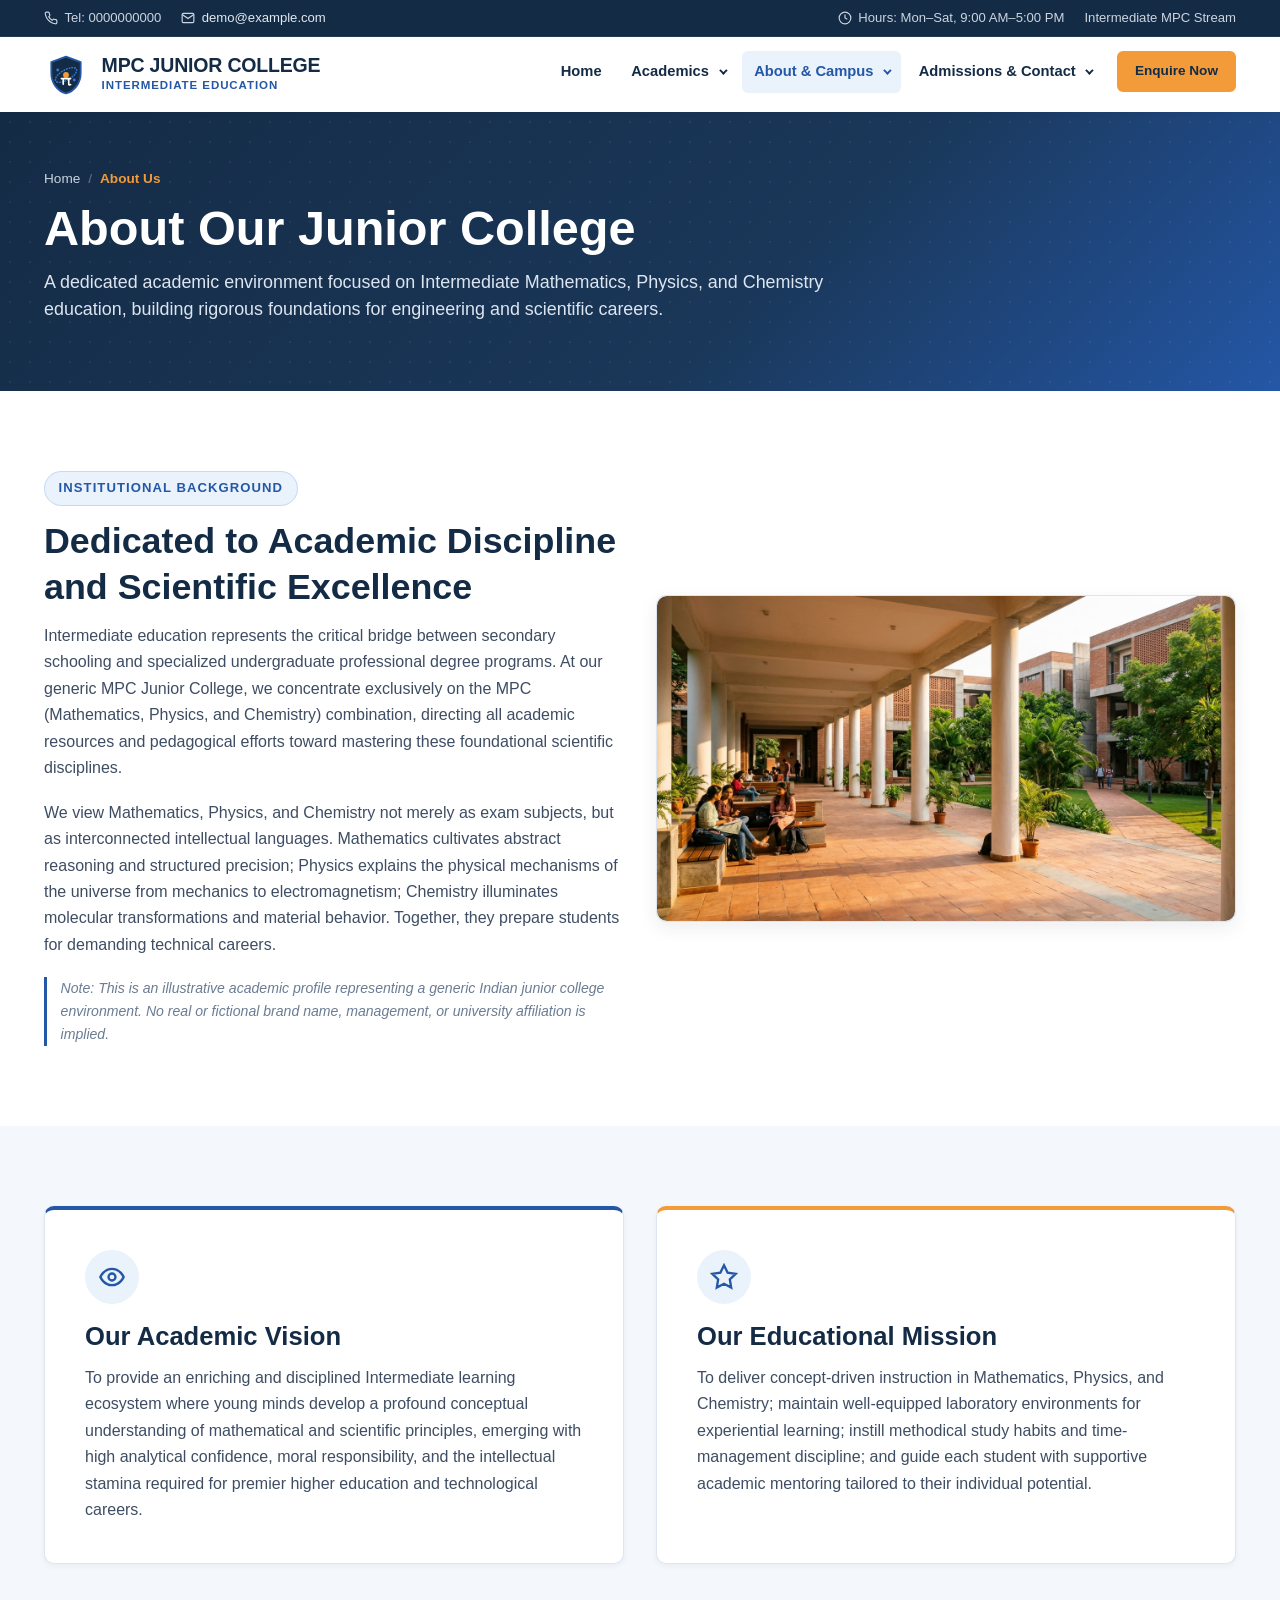
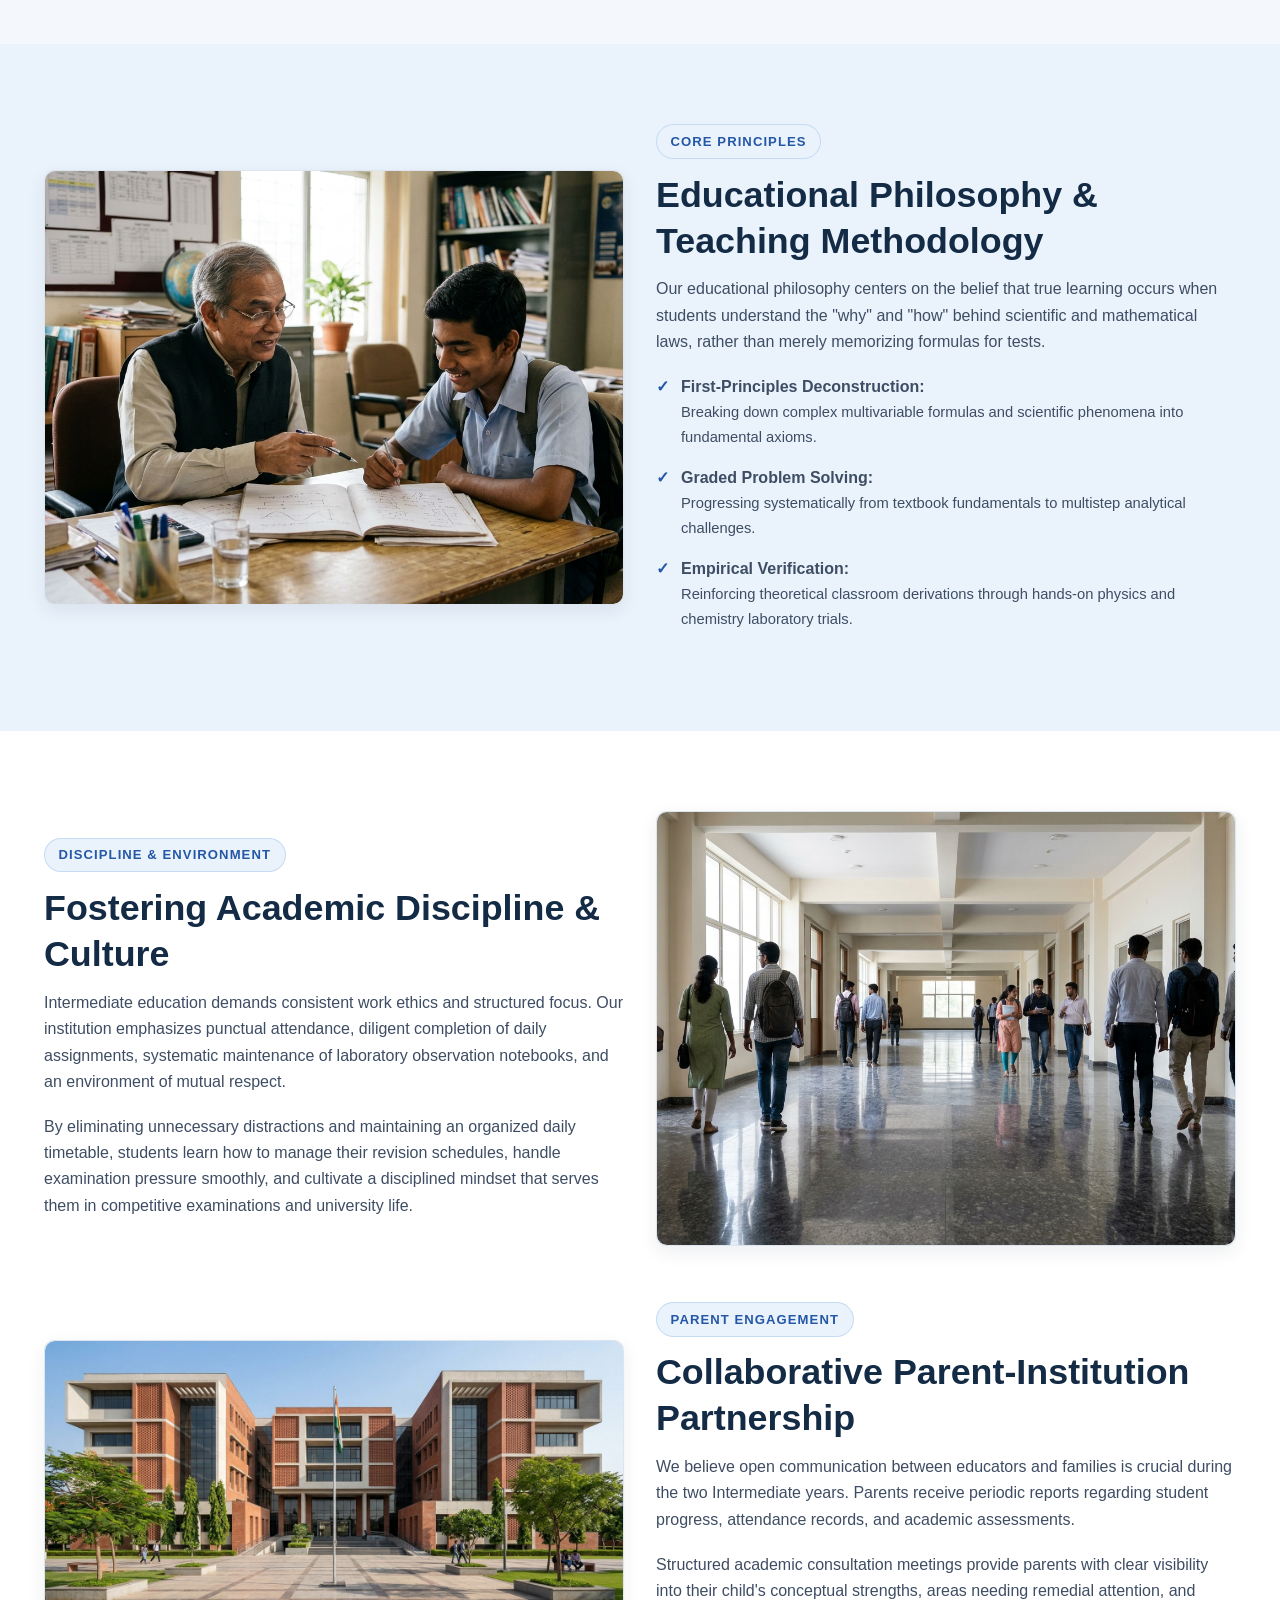
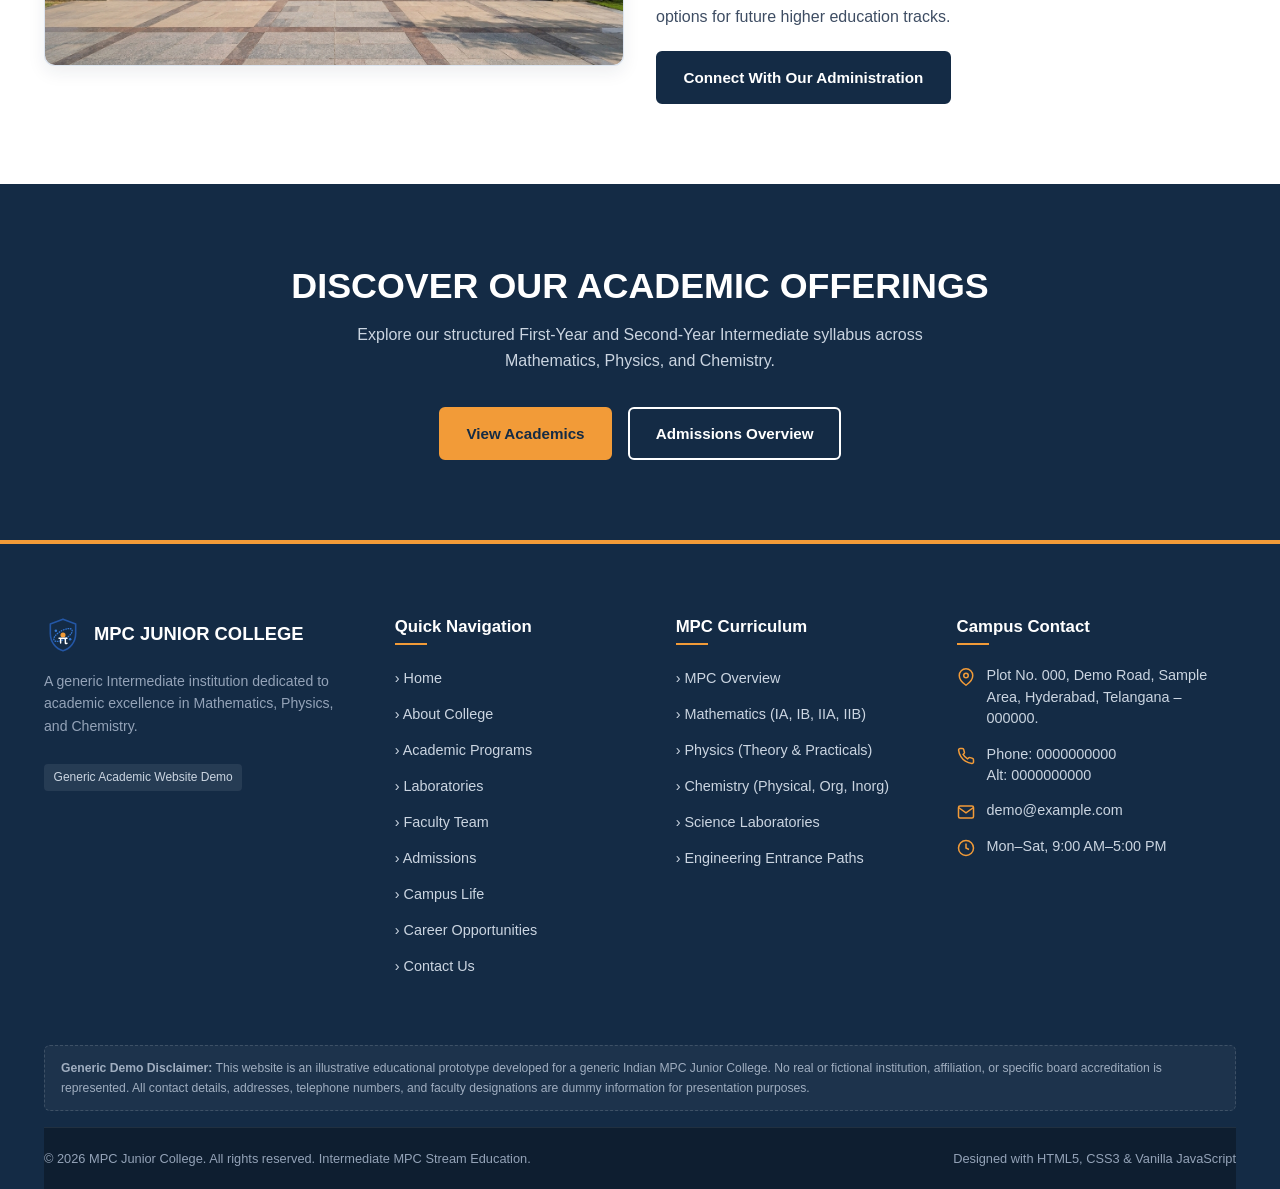
<file: about.html>
<!DOCTYPE html>
<html lang="en">
<head>
  <meta charset="UTF-8">
  <meta name="viewport" content="width=device-width, initial-scale=1.0">
  <title>About Us | MPC Junior College — Intermediate Education</title>
  <meta name="description" content="Learn about MPC Junior College's educational philosophy, teaching methodology, academic discipline, and focus on Intermediate Mathematics, Physics, and Chemistry.">
  <link rel="icon" type="image/svg+xml" href="assets/icons/academic-logo.svg">
  <link rel="stylesheet" href="assets/css/style.css">
</head>
<body>

  <!-- Top Contact Bar -->
  <header class="top-bar">
    <div class="container">
      <div class="top-bar-left">
        <span class="top-bar-item">
          <svg width="14" height="14" viewBox="0 0 24 24" fill="none" stroke="currentColor" stroke-width="2"><path d="M22 16.92v3a2 2 0 0 1-2.18 2 19.79 19.79 0 0 1-8.63-3.07 19.5 19.5 0 0 1-6-6 19.79 19.79 0 0 1-3.07-8.67A2 2 0 0 1 4.11 2h3a2 2 0 0 1 2 1.72 12.84 12.84 0 0 0 .7 2.81 2 2 0 0 1-.45 2.11L8.09 9.91a16 16 0 0 0 6 6l1.27-1.27a2 2 0 0 1 2.11-.45 12.84 12.84 0 0 0 2.81.7A2 2 0 0 1 22 16.92z"/></svg>
          Tel: 0000000000
        </span>
        <span class="top-bar-item">
          <svg width="14" height="14" viewBox="0 0 24 24" fill="none" stroke="currentColor" stroke-width="2"><path d="M4 4h16c1.1 0 2 .9 2 2v12c0 1.1-.9 2-2 2H4c-1.1 0-2-.9-2-2V6c0-1.1.9-2 2-2z"/><polyline points="22,6 12,13 2,6"/></svg>
          <a href="mailto:demo@example.com">demo@example.com</a>
        </span>
      </div>
      <div class="top-bar-right">
        <span class="top-bar-item">
          <svg width="14" height="14" viewBox="0 0 24 24" fill="none" stroke="currentColor" stroke-width="2"><circle cx="12" cy="12" r="10"/><polyline points="12 6 12 12 16 14"/></svg>
          Hours: Mon–Sat, 9:00 AM–5:00 PM
        </span>
        <span class="top-bar-item">Intermediate MPC Stream</span>
      </div>
    </div>
  </header>

  <!-- Main Navigation -->
  <div class="main-header">
    <div class="container">
      <nav class="navbar" aria-label="Main Navigation">
        <a href="index.html" class="brand-logo" aria-label="MPC Junior College Home">
          <img src="assets/icons/academic-logo.svg" alt="MPC Academic Emblem" class="logo-symbol" width="44" height="44">
          <div class="brand-text-block">
            <span class="brand-title">MPC JUNIOR COLLEGE</span>
            <span class="brand-subtitle">INTERMEDIATE EDUCATION</span>
          </div>
        </a>

        <button class="nav-toggle" aria-label="Toggle Navigation Menu" aria-expanded="false">
          <span></span>
          <span></span>
          <span></span>
        </button>

                        <ul class="nav-menu">
          <li class="nav-item"><a href="index.html" class="nav-link">Home</a></li>
          <li class="nav-item dropdown">
            <a href="#" class="nav-link dropdown-toggle" role="button" aria-expanded="false">Academics</a>
            <ul class="dropdown-menu">
              <li class="dropdown-item"><a href="academics.html">Academic Programs</a></li>
              <li class="dropdown-item"><a href="subjects.html">All MPC Subjects</a></li>
              <li class="dropdown-item"><a href="mathematics.html">Mathematics</a></li>
              <li class="dropdown-item"><a href="physics.html">Physics</a></li>
              <li class="dropdown-item"><a href="chemistry.html">Chemistry</a></li>
              <li class="dropdown-item"><a href="laboratories.html">Science Laboratories</a></li>
            </ul>
          </li>
          <li class="nav-item dropdown">
            <a href="#" class="nav-link dropdown-toggle" role="button" aria-expanded="false">About &amp; Campus</a>
            <ul class="dropdown-menu">
              <li class="dropdown-item"><a href="about.html">About College</a></li>
              <li class="dropdown-item"><a href="faculty.html">Faculty &amp; Mentors</a></li>
              <li class="dropdown-item"><a href="campus-life.html">Campus Life</a></li>
              <li class="dropdown-item"><a href="career-guidance.html">Career Guidance</a></li>
            </ul>
          </li>
          <li class="nav-item dropdown">
            <a href="#" class="nav-link dropdown-toggle" role="button" aria-expanded="false">Admissions &amp; Contact</a>
            <ul class="dropdown-menu">
              <li class="dropdown-item"><a href="admissions.html">Admissions &amp; Eligibility</a></li>
              <li class="dropdown-item"><a href="contact.html">Contact Us</a></li>
            </ul>
          </li>
          <li class="nav-cta">
            <a href="contact.html#enquire" class="btn btn-primary btn-sm">Enquire Now</a>
          </li>
        </ul>
      </nav>
    </div>
  </div>

  <!-- Page Banner -->
  <section class="page-banner">
    <div class="container">
      <div class="page-banner-content">
        <ul class="breadcrumb">
          <li><a href="index.html">Home</a></li>
          <li class="breadcrumb-sep">/</li>
          <li class="breadcrumb-current">About Us</li>
        </ul>
        <h1>About Our Junior College</h1>
        <p>A dedicated academic environment focused on Intermediate Mathematics, Physics, and Chemistry education, building rigorous foundations for engineering and scientific careers.</p>
      </div>
    </div>
  </section>

  <main id="main-content">
    <!-- SECTION 1: ABOUT THE JUNIOR COLLEGE -->
    <section class="section section-alt">
      <div class="container">
        <div class="grid-2" style="align-items: center;">
          <div>
            <span class="section-kicker">Institutional Background</span>
            <h2>Dedicated to Academic Discipline and Scientific Excellence</h2>
            <p>
              Intermediate education represents the critical bridge between secondary schooling and specialized undergraduate professional degree programs. At our generic MPC Junior College, we concentrate exclusively on the MPC (Mathematics, Physics, and Chemistry) combination, directing all academic resources and pedagogical efforts toward mastering these foundational scientific disciplines.
            </p>
            <p>
              We view Mathematics, Physics, and Chemistry not merely as exam subjects, but as interconnected intellectual languages. Mathematics cultivates abstract reasoning and structured precision; Physics explains the physical mechanisms of the universe from mechanics to electromagnetism; Chemistry illuminates molecular transformations and material behavior. Together, they prepare students for demanding technical careers.
            </p>
            <p style="font-size: 0.88rem; color: var(--muted-text); border-left: 3px solid var(--royal-blue); padding-left: 0.85rem;">
              <em>Note: This is an illustrative academic profile representing a generic Indian junior college environment. No real or fictional brand name, management, or university affiliation is implied.</em>
            </p>
          </div>

          <!-- IMG-16: about-college.webp -->
          <div class="img-placeholder-wrapper aspect-16-9">
              <img src="images/about-college.jpeg" alt="Campus architecture and academic walkways of MPC Junior College" loading="lazy">
            </div>
        </div>
      </div>
    </section>

    <!-- SECTION 2 & 3: VISION AND MISSION -->
    <section class="section">
      <div class="container">
        <div class="grid-2">
          <!-- Vision -->
          <div class="card" style="border-top: 4px solid var(--royal-blue); padding: 2.5rem;">
            <div class="feature-icon-wrapper" style="width: 54px; height: 54px; font-size: 1.5rem;">
              <svg width="28" height="28" viewBox="0 0 24 24" fill="none" stroke="currentColor" stroke-width="2"><circle cx="12" cy="12" r="3"/><path d="M2 12s3-7 10-7 10 7 10 7-3 7-10 7-10-7-10-7z"/></svg>
            </div>
            <h3>Our Academic Vision</h3>
            <p>
              To provide an enriching and disciplined Intermediate learning ecosystem where young minds develop a profound conceptual understanding of mathematical and scientific principles, emerging with high analytical confidence, moral responsibility, and the intellectual stamina required for premier higher education and technological careers.
            </p>
          </div>

          <!-- Mission -->
          <div class="card" style="border-top: 4px solid var(--accent-orange); padding: 2.5rem;">
            <div class="feature-icon-wrapper" style="width: 54px; height: 54px; font-size: 1.5rem;">
              <svg width="28" height="28" viewBox="0 0 24 24" fill="none" stroke="currentColor" stroke-width="2"><polygon points="12 2 15.09 8.26 22 9.27 17 14.14 18.18 21.02 12 17.77 5.82 21.02 7 14.14 2 9.27 8.91 8.26 12 2"/></svg>
            </div>
            <h3>Our Educational Mission</h3>
            <p>
              To deliver concept-driven instruction in Mathematics, Physics, and Chemistry; maintain well-equipped laboratory environments for experiential learning; instill methodical study habits and time-management discipline; and guide each student with supportive academic mentoring tailored to their individual potential.
            </p>
          </div>
        </div>
      </div>
    </section>

    <!-- SECTION 4 & 5: EDUCATIONAL PHILOSOPHY & TEACHING METHODOLOGY -->
    <section class="section section-blue">
      <div class="container">
        <div class="grid-2" style="align-items: center;">
          <!-- IMG-17: educational-philosophy.webp -->
          <div class="img-placeholder-wrapper aspect-4-3">
              <img src="images/educational-philosophy.jpeg" alt="Academic mentorship and faculty-student conceptual discussion" loading="lazy">
            </div>

          <div>
            <span class="section-kicker">Core Principles</span>
            <h2>Educational Philosophy & Teaching Methodology</h2>
            <p>
              Our educational philosophy centers on the belief that true learning occurs when students understand the "why" and "how" behind scientific and mathematical laws, rather than merely memorizing formulas for tests.
            </p>
            <ul style="list-style: none; padding-left: 0;">
              <li style="display: flex; gap: 0.75rem; margin-bottom: 1rem;">
                <span style="color: var(--royal-blue); font-weight: 700;">✓</span>
                <div>
                  <strong>First-Principles Deconstruction:</strong>
                  <p style="margin: 0; font-size: 0.92rem;">Breaking down complex multivariable formulas and scientific phenomena into fundamental axioms.</p>
                </div>
              </li>
              <li style="display: flex; gap: 0.75rem; margin-bottom: 1rem;">
                <span style="color: var(--royal-blue); font-weight: 700;">✓</span>
                <div>
                  <strong>Graded Problem Solving:</strong>
                  <p style="margin: 0; font-size: 0.92rem;">Progressing systematically from textbook fundamentals to multistep analytical challenges.</p>
                </div>
              </li>
              <li style="display: flex; gap: 0.75rem; margin-bottom: 1rem;">
                <span style="color: var(--royal-blue); font-weight: 700;">✓</span>
                <div>
                  <strong>Empirical Verification:</strong>
                  <p style="margin: 0; font-size: 0.92rem;">Reinforcing theoretical classroom derivations through hands-on physics and chemistry laboratory trials.</p>
                </div>
              </li>
            </ul>
          </div>
        </div>
      </div>
    </section>

    <!-- SECTION 6 & 7: CAMPUS INFRASTRUCTURE & ACADEMIC DISCIPLINE -->
    <section class="section section-alt">
      <div class="container">
        <div class="grid-2" style="align-items: center; margin-bottom: 3.5rem;">
          <div>
            <span class="section-kicker">Discipline & Environment</span>
            <h2>Fostering Academic Discipline & Culture</h2>
            <p>
              Intermediate education demands consistent work ethics and structured focus. Our institution emphasizes punctual attendance, diligent completion of daily assignments, systematic maintenance of laboratory observation notebooks, and an environment of mutual respect.
            </p>
            <p>
              By eliminating unnecessary distractions and maintaining an organized daily timetable, students learn how to manage their revision schedules, handle examination pressure smoothly, and cultivate a disciplined mindset that serves them in competitive examinations and university life.
            </p>
          </div>

          <!-- IMG-19: academic-discipline.webp -->
          <div class="img-placeholder-wrapper aspect-4-3">
              <img src="images/academic-discipline.jpeg" alt="Disciplined academic environment and college corridor" loading="lazy">
            </div>
        </div>

        <div class="grid-2" style="align-items: center;">
          <!-- IMG-18: campus-building.webp -->
          <div class="img-placeholder-wrapper aspect-16-9">
              <img src="images/campus-building.jpeg" alt="Exterior facade of modern junior college educational building" loading="lazy">
            </div>

          <div>
            <span class="section-kicker">Parent Engagement</span>
            <h2>Collaborative Parent-Institution Partnership</h2>
            <p>
              We believe open communication between educators and families is crucial during the two Intermediate years. Parents receive periodic reports regarding student progress, attendance records, and academic assessments.
            </p>
            <p>
              Structured academic consultation meetings provide parents with clear visibility into their child's conceptual strengths, areas needing remedial attention, and options for future higher education tracks.
            </p>
            <div style="margin-top: 1.25rem;">
              <a href="contact.html" class="btn btn-navy">Connect With Our Administration</a>
            </div>
          </div>
        </div>
      </div>
    </section>

    <!-- SECTION 8: ADMISSION BANNER CTA -->
    <section class="section section-navy" style="text-align: center;">
      <div class="container">
        <h2>DISCOVER OUR ACADEMIC OFFERINGS</h2>
        <p style="max-width: 650px; margin: 0 auto 2rem auto;">
          Explore our structured First-Year and Second-Year Intermediate syllabus across Mathematics, Physics, and Chemistry.
        </p>
        <div class="btn-group" style="justify-content: center;">
          <a href="academics.html" class="btn btn-primary">View Academics</a>
          <a href="admissions.html" class="btn btn-outline-white">Admissions Overview</a>
        </div>
      </div>
    </section>
  </main>

  <!-- Footer -->
  <footer class="main-footer">
    <div class="container">
      <div class="footer-grid">
        <div class="footer-col">
          <div style="display: flex; align-items: center; gap: 0.75rem; margin-bottom: 1rem;">
            <img src="assets/icons/academic-logo.svg" alt="MPC Logo Symbol" width="38" height="38">
            <span style="color: #FFFFFF; font-weight: 800; font-size: 1.15rem;">MPC JUNIOR COLLEGE</span>
          </div>
          <p style="font-size: 0.88rem; line-height: 1.6; color: #94A3B8;">
            A generic Intermediate institution dedicated to academic excellence in Mathematics, Physics, and Chemistry.
          </p>
          <span style="display: inline-block; font-size: 0.75rem; color: #CBD5E1; background: rgba(255,255,255,0.08); padding: 0.25rem 0.6rem; border-radius: 4px; margin-top: 0.5rem;">
            Generic Academic Website Demo
          </span>
        </div>

        <div class="footer-col">
          <h4>Quick Navigation</h4>
          <ul class="footer-links">
            <li><a href="index.html">&rsaquo; Home</a></li>
            <li><a href="about.html">&rsaquo; About College</a></li>
            <li><a href="academics.html">&rsaquo; Academic Programs</a></li>
            <li><a href="laboratories.html">&rsaquo; Laboratories</a></li>
            <li><a href="faculty.html">&rsaquo; Faculty Team</a></li>
            <li><a href="admissions.html">&rsaquo; Admissions</a></li>
            <li><a href="campus-life.html">&rsaquo; Campus Life</a></li>
            <li><a href="career-guidance.html">&rsaquo; Career Opportunities</a></li>
            <li><a href="contact.html">&rsaquo; Contact Us</a></li>
          </ul>
        </div>

        <div class="footer-col">
          <h4>MPC Curriculum</h4>
          <ul class="footer-links">
            <li><a href="subjects.html">&rsaquo; MPC Overview</a></li>
            <li><a href="mathematics.html">&rsaquo; Mathematics (IA, IB, IIA, IIB)</a></li>
            <li><a href="physics.html">&rsaquo; Physics (Theory & Practicals)</a></li>
            <li><a href="chemistry.html">&rsaquo; Chemistry (Physical, Org, Inorg)</a></li>
            <li><a href="laboratories.html">&rsaquo; Science Laboratories</a></li>
            <li><a href="career-guidance.html">&rsaquo; Engineering Entrance Paths</a></li>
          </ul>
        </div>

        <div class="footer-col">
          <h4>Campus Contact</h4>
          <ul class="footer-contact-list">
            <li class="footer-contact-item">
              <svg width="18" height="18" viewBox="0 0 24 24" fill="none" stroke="currentColor" stroke-width="2"><path d="M21 10c0 7-9 13-9 13s-9-6-9-13a9 9 0 0 1 18 0z"/><circle cx="12" cy="10" r="3"/></svg>
              <span>Plot No. 000, Demo Road, Sample Area, Hyderabad, Telangana – 000000.</span>
            </li>
            <li class="footer-contact-item">
              <svg width="18" height="18" viewBox="0 0 24 24" fill="none" stroke="currentColor" stroke-width="2"><path d="M22 16.92v3a2 2 0 0 1-2.18 2 19.79 19.79 0 0 1-8.63-3.07 19.5 19.5 0 0 1-6-6 19.79 19.79 0 0 1-3.07-8.67A2 2 0 0 1 4.11 2h3a2 2 0 0 1 2 1.72 12.84 12.84 0 0 0 .7 2.81 2 2 0 0 1-.45 2.11L8.09 9.91a16 16 0 0 0 6 6l1.27-1.27a2 2 0 0 1 2.11-.45 12.84 12.84 0 0 0 2.81.7A2 2 0 0 1 22 16.92z"/></svg>
              <span>Phone: 0000000000<br>Alt: 0000000000</span>
            </li>
            <li class="footer-contact-item">
              <svg width="18" height="18" viewBox="0 0 24 24" fill="none" stroke="currentColor" stroke-width="2"><path d="M4 4h16c1.1 0 2 .9 2 2v12c0 1.1-.9 2-2 2H4c-1.1 0-2-.9-2-2V6c0-1.1.9-2 2-2z"/><polyline points="22,6 12,13 2,6"/></svg>
              <a href="mailto:demo@example.com" style="color: #CBD5E1;">demo@example.com</a>
            </li>
            <li class="footer-contact-item">
              <svg width="18" height="18" viewBox="0 0 24 24" fill="none" stroke="currentColor" stroke-width="2"><circle cx="12" cy="12" r="10"/><polyline points="12 6 12 12 16 14"/></svg>
              <span>Mon–Sat, 9:00 AM–5:00 PM</span>
            </li>
          </ul>
        </div>
      </div>

      <div class="disclaimer-box">
        <strong>Generic Demo Disclaimer:</strong> This website is an illustrative educational prototype developed for a generic Indian MPC Junior College. No real or fictional institution, affiliation, or specific board accreditation is represented. All contact details, addresses, telephone numbers, and faculty designations are dummy information for presentation purposes.
      </div>

      <div class="footer-bottom-disclaimer">
        <div class="footer-copyright">
          <span>&copy; 2026 MPC Junior College. All rights reserved. Intermediate MPC Stream Education.</span>
          <span>Designed with HTML5, CSS3 & Vanilla JavaScript</span>
        </div>
      </div>
    </div>
  </footer>

  <script src="assets/js/script.js"></script>
</body>
</html>
</file>
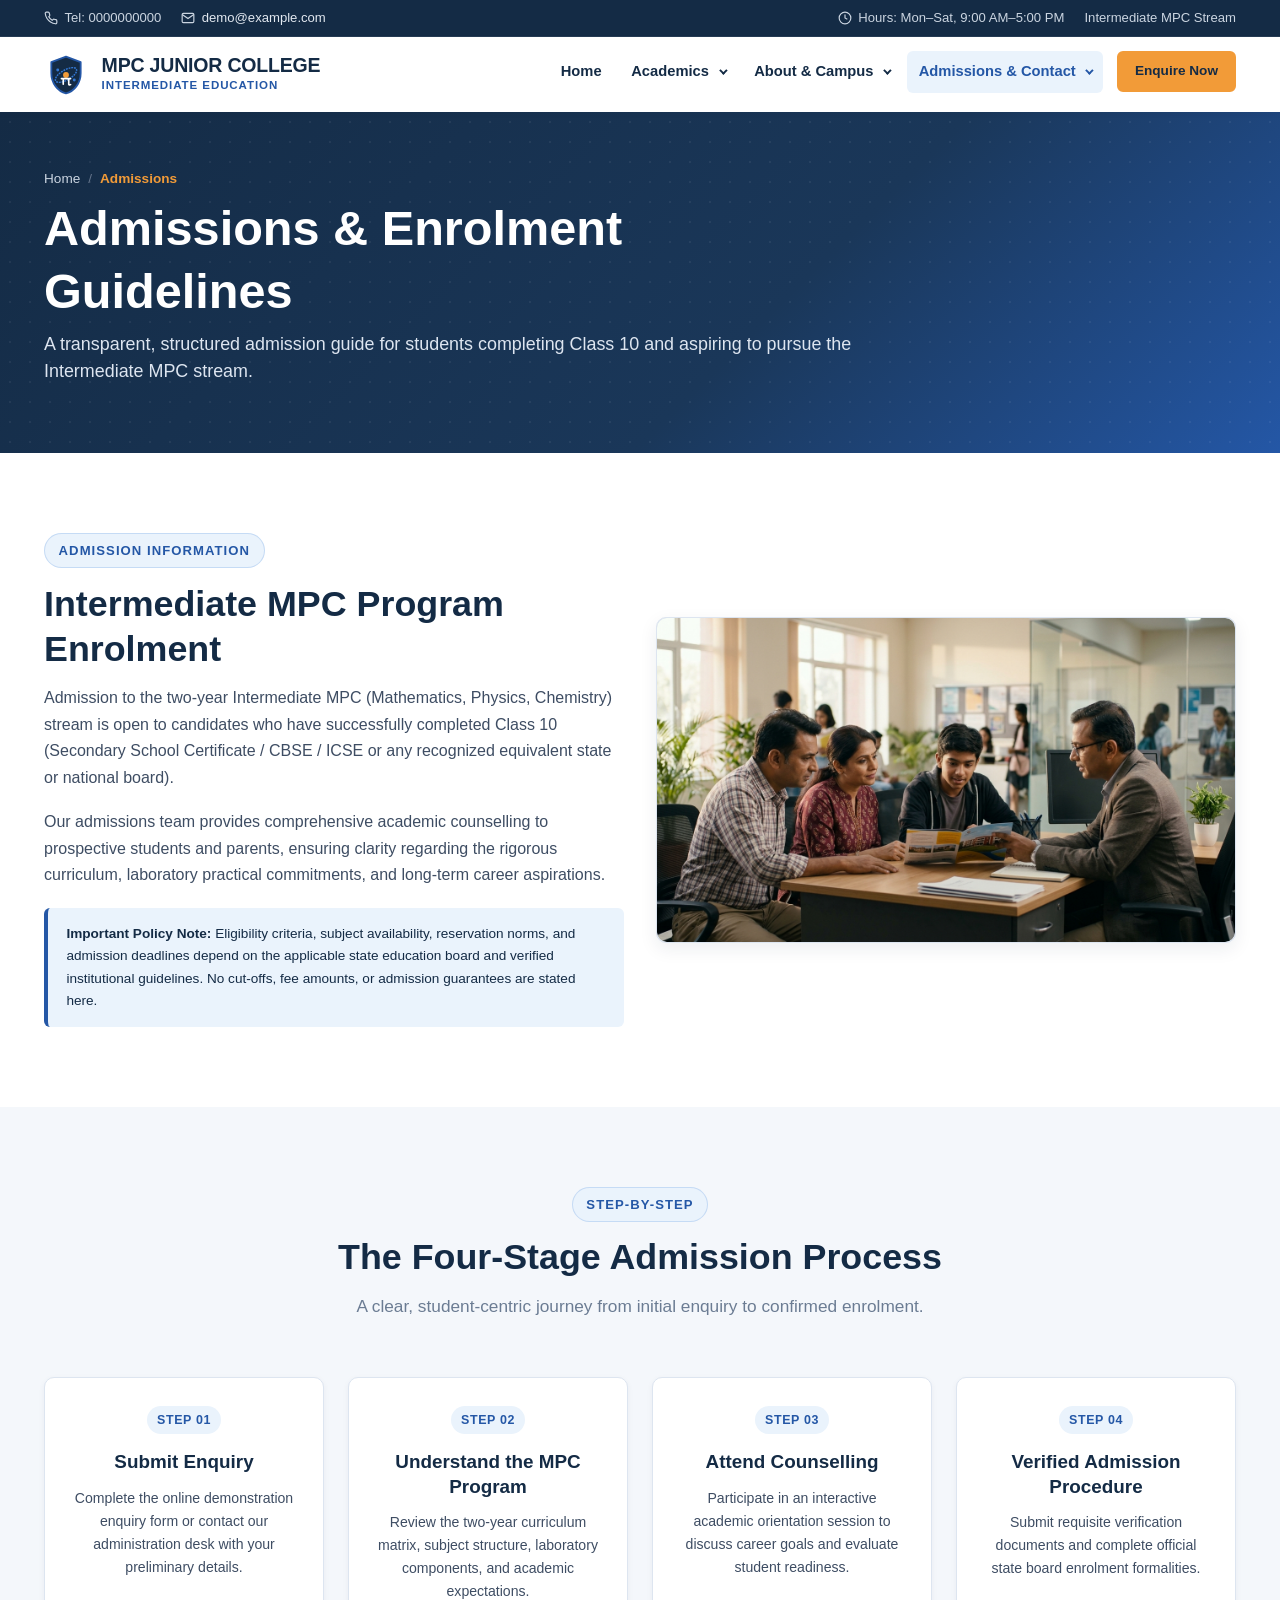
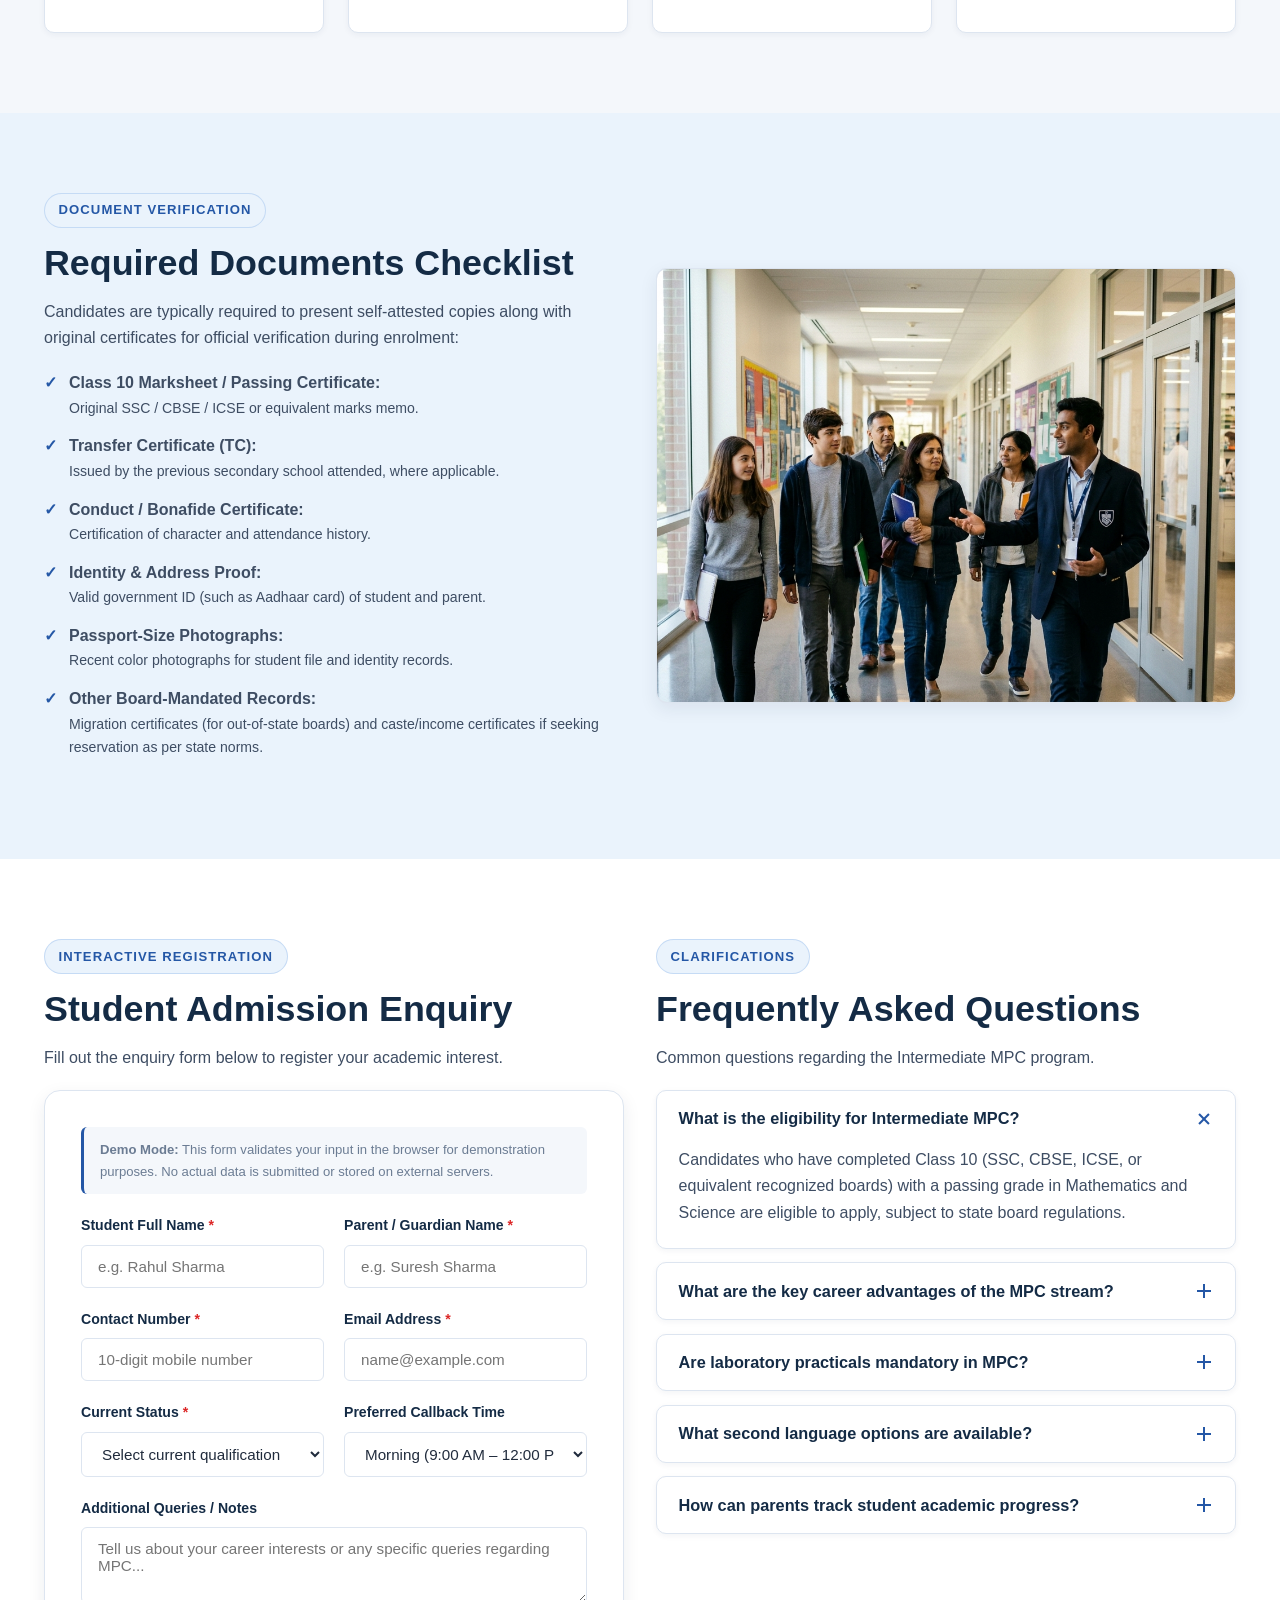
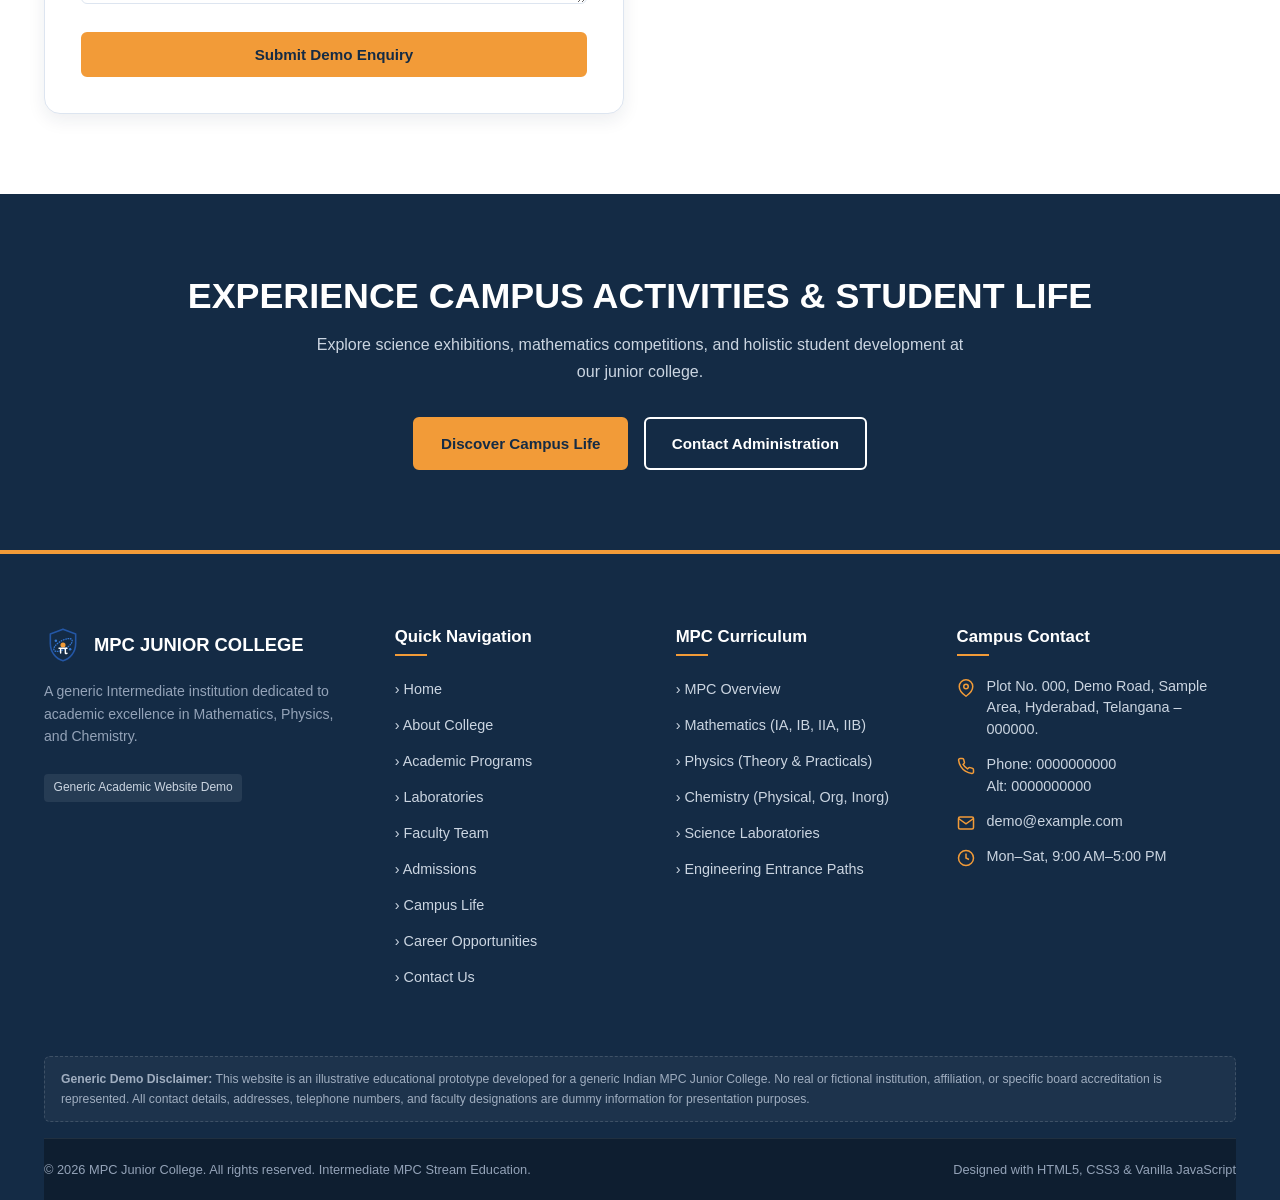
<file: admissions.html>
<!DOCTYPE html>
<html lang="en">
<head>
  <meta charset="UTF-8">
  <meta name="viewport" content="width=device-width, initial-scale=1.0">
  <title>Admissions & Eligibility | MPC Junior College — Intermediate Education</title>
  <meta name="description" content="Find Intermediate MPC admission steps, eligibility guidelines, document requirements, and frequently asked questions for prospective students and parents.">
  <link rel="icon" type="image/svg+xml" href="assets/icons/academic-logo.svg">
  <link rel="stylesheet" href="assets/css/style.css">
</head>
<body>

  <!-- Top Contact Bar -->
  <header class="top-bar">
    <div class="container">
      <div class="top-bar-left">
        <span class="top-bar-item">
          <svg width="14" height="14" viewBox="0 0 24 24" fill="none" stroke="currentColor" stroke-width="2"><path d="M22 16.92v3a2 2 0 0 1-2.18 2 19.79 19.79 0 0 1-8.63-3.07 19.5 19.5 0 0 1-6-6 19.79 19.79 0 0 1-3.07-8.67A2 2 0 0 1 4.11 2h3a2 2 0 0 1 2 1.72 12.84 12.84 0 0 0 .7 2.81 2 2 0 0 1-.45 2.11L8.09 9.91a16 16 0 0 0 6 6l1.27-1.27a2 2 0 0 1 2.11-.45 12.84 12.84 0 0 0 2.81.7A2 2 0 0 1 22 16.92z"/></svg>
          Tel: 0000000000
        </span>
        <span class="top-bar-item">
          <svg width="14" height="14" viewBox="0 0 24 24" fill="none" stroke="currentColor" stroke-width="2"><path d="M4 4h16c1.1 0 2 .9 2 2v12c0 1.1-.9 2-2 2H4c-1.1 0-2-.9-2-2V6c0-1.1.9-2 2-2z"/><polyline points="22,6 12,13 2,6"/></svg>
          <a href="mailto:demo@example.com">demo@example.com</a>
        </span>
      </div>
      <div class="top-bar-right">
        <span class="top-bar-item">
          <svg width="14" height="14" viewBox="0 0 24 24" fill="none" stroke="currentColor" stroke-width="2"><circle cx="12" cy="12" r="10"/><polyline points="12 6 12 12 16 14"/></svg>
          Hours: Mon–Sat, 9:00 AM–5:00 PM
        </span>
        <span class="top-bar-item">Intermediate MPC Stream</span>
      </div>
    </div>
  </header>

  <!-- Navigation -->
  <div class="main-header">
    <div class="container">
      <nav class="navbar" aria-label="Main Navigation">
        <a href="index.html" class="brand-logo" aria-label="MPC Junior College Home">
          <img src="assets/icons/academic-logo.svg" alt="MPC Academic Emblem" class="logo-symbol" width="44" height="44">
          <div class="brand-text-block">
            <span class="brand-title">MPC JUNIOR COLLEGE</span>
            <span class="brand-subtitle">INTERMEDIATE EDUCATION</span>
          </div>
        </a>

        <button class="nav-toggle" aria-label="Toggle Navigation Menu" aria-expanded="false">
          <span></span>
          <span></span>
          <span></span>
        </button>

                        <ul class="nav-menu">
          <li class="nav-item"><a href="index.html" class="nav-link">Home</a></li>
          <li class="nav-item dropdown">
            <a href="#" class="nav-link dropdown-toggle" role="button" aria-expanded="false">Academics</a>
            <ul class="dropdown-menu">
              <li class="dropdown-item"><a href="academics.html">Academic Programs</a></li>
              <li class="dropdown-item"><a href="subjects.html">All MPC Subjects</a></li>
              <li class="dropdown-item"><a href="mathematics.html">Mathematics</a></li>
              <li class="dropdown-item"><a href="physics.html">Physics</a></li>
              <li class="dropdown-item"><a href="chemistry.html">Chemistry</a></li>
              <li class="dropdown-item"><a href="laboratories.html">Science Laboratories</a></li>
            </ul>
          </li>
          <li class="nav-item dropdown">
            <a href="#" class="nav-link dropdown-toggle" role="button" aria-expanded="false">About &amp; Campus</a>
            <ul class="dropdown-menu">
              <li class="dropdown-item"><a href="about.html">About College</a></li>
              <li class="dropdown-item"><a href="faculty.html">Faculty &amp; Mentors</a></li>
              <li class="dropdown-item"><a href="campus-life.html">Campus Life</a></li>
              <li class="dropdown-item"><a href="career-guidance.html">Career Guidance</a></li>
            </ul>
          </li>
          <li class="nav-item dropdown">
            <a href="#" class="nav-link dropdown-toggle" role="button" aria-expanded="false">Admissions &amp; Contact</a>
            <ul class="dropdown-menu">
              <li class="dropdown-item"><a href="admissions.html">Admissions &amp; Eligibility</a></li>
              <li class="dropdown-item"><a href="contact.html">Contact Us</a></li>
            </ul>
          </li>
          <li class="nav-cta">
            <a href="contact.html#enquire" class="btn btn-primary btn-sm">Enquire Now</a>
          </li>
        </ul>
      </nav>
    </div>
  </div>

  <!-- Page Banner -->
  <section class="page-banner">
    <div class="container">
      <div class="page-banner-content">
        <ul class="breadcrumb">
          <li><a href="index.html">Home</a></li>
          <li class="breadcrumb-sep">/</li>
          <li class="breadcrumb-current">Admissions</li>
        </ul>
        <h1>Admissions & Enrolment Guidelines</h1>
        <p>A transparent, structured admission guide for students completing Class 10 and aspiring to pursue the Intermediate MPC stream.</p>
      </div>
    </div>
  </section>

  <main id="main-content">
    <!-- OVERVIEW & ELIGIBILITY -->
    <section class="section section-alt">
      <div class="container">
        <div class="grid-2" style="align-items: center;">
          <div>
            <span class="section-kicker">Admission Information</span>
            <h2>Intermediate MPC Program Enrolment</h2>
            <p>
              Admission to the two-year Intermediate MPC (Mathematics, Physics, Chemistry) stream is open to candidates who have successfully completed Class 10 (Secondary School Certificate / CBSE / ICSE or any recognized equivalent state or national board).
            </p>
            <p>
              Our admissions team provides comprehensive academic counselling to prospective students and parents, ensuring clarity regarding the rigorous curriculum, laboratory practical commitments, and long-term career aspirations.
            </p>
            <div style="background: var(--soft-blue); border-left: 4px solid var(--royal-blue); padding: 0.9rem 1.15rem; border-radius: var(--radius-sm); font-size: 0.85rem; color: var(--navy); margin-top: 1.25rem;">
              <strong>Important Policy Note:</strong> Eligibility criteria, subject availability, reservation norms, and admission deadlines depend on the applicable state education board and verified institutional guidelines. No cut-offs, fee amounts, or admission guarantees are stated here.
            </div>
          </div>

          <!-- IMG-49: admissions-counselling.webp -->
          <div class="img-placeholder-wrapper aspect-16-9">
              <img src="images/admissions-counselling.jpeg" alt="Parent and student receiving academic counselling from advisor" loading="lazy">
            </div>
        </div>
      </div>
    </section>

    <!-- 4-STEP ADMISSION PROCESS -->
    <section class="section">
      <div class="container">
        <div class="section-header">
          <span class="section-kicker">Step-by-Step</span>
          <h2>The Four-Stage Admission Process</h2>
          <p class="section-subtitle">A clear, student-centric journey from initial enquiry to confirmed enrolment.</p>
        </div>

        <div class="grid-4">
          <div class="card" style="padding: 1.75rem; text-align: center;">
            <div class="step-number" style="margin: 0 auto 1rem auto;">STEP 01</div>
            <h4>Submit Enquiry</h4>
            <p style="font-size: 0.88rem;">Complete the online demonstration enquiry form or contact our administration desk with your preliminary details.</p>
          </div>

          <div class="card" style="padding: 1.75rem; text-align: center;">
            <div class="step-number" style="margin: 0 auto 1rem auto;">STEP 02</div>
            <h4>Understand the MPC Program</h4>
            <p style="font-size: 0.88rem;">Review the two-year curriculum matrix, subject structure, laboratory components, and academic expectations.</p>
          </div>

          <div class="card" style="padding: 1.75rem; text-align: center;">
            <div class="step-number" style="margin: 0 auto 1rem auto;">STEP 03</div>
            <h4>Attend Counselling</h4>
            <p style="font-size: 0.88rem;">Participate in an interactive academic orientation session to discuss career goals and evaluate student readiness.</p>
          </div>

          <div class="card" style="padding: 1.75rem; text-align: center;">
            <div class="step-number" style="margin: 0 auto 1rem auto;">STEP 04</div>
            <h4>Verified Admission Procedure</h4>
            <p style="font-size: 0.88rem;">Submit requisite verification documents and complete official state board enrolment formalities.</p>
          </div>
        </div>
      </div>
    </section>

    <!-- DOCUMENTS CHECKLIST & CAMPUS TOUR -->
    <section class="section section-blue">
      <div class="container">
        <div class="grid-2" style="align-items: center;">
          <div>
            <span class="section-kicker">Document Verification</span>
            <h2>Required Documents Checklist</h2>
            <p>
              Candidates are typically required to present self-attested copies along with original certificates for official verification during enrolment:
            </p>

            <ul style="list-style: none; padding-left: 0;">
              <li style="display: flex; gap: 0.75rem; margin-bottom: 0.85rem;">
                <span style="color: var(--royal-blue); font-weight: 700;">✓</span>
                <div>
                  <strong>Class 10 Marksheet / Passing Certificate:</strong>
                  <p style="margin: 0; font-size: 0.88rem;">Original SSC / CBSE / ICSE or equivalent marks memo.</p>
                </div>
              </li>
              <li style="display: flex; gap: 0.75rem; margin-bottom: 0.85rem;">
                <span style="color: var(--royal-blue); font-weight: 700;">✓</span>
                <div>
                  <strong>Transfer Certificate (TC):</strong>
                  <p style="margin: 0; font-size: 0.88rem;">Issued by the previous secondary school attended, where applicable.</p>
                </div>
              </li>
              <li style="display: flex; gap: 0.75rem; margin-bottom: 0.85rem;">
                <span style="color: var(--royal-blue); font-weight: 700;">✓</span>
                <div>
                  <strong>Conduct / Bonafide Certificate:</strong>
                  <p style="margin: 0; font-size: 0.88rem;">Certification of character and attendance history.</p>
                </div>
              </li>
              <li style="display: flex; gap: 0.75rem; margin-bottom: 0.85rem;">
                <span style="color: var(--royal-blue); font-weight: 700;">✓</span>
                <div>
                  <strong>Identity & Address Proof:</strong>
                  <p style="margin: 0; font-size: 0.88rem;">Valid government ID (such as Aadhaar card) of student and parent.</p>
                </div>
              </li>
              <li style="display: flex; gap: 0.75rem; margin-bottom: 0.85rem;">
                <span style="color: var(--royal-blue); font-weight: 700;">✓</span>
                <div>
                  <strong>Passport-Size Photographs:</strong>
                  <p style="margin: 0; font-size: 0.88rem;">Recent color photographs for student file and identity records.</p>
                </div>
              </li>
              <li style="display: flex; gap: 0.75rem; margin-bottom: 0.85rem;">
                <span style="color: var(--royal-blue); font-weight: 700;">✓</span>
                <div>
                  <strong>Other Board-Mandated Records:</strong>
                  <p style="margin: 0; font-size: 0.88rem;">Migration certificates (for out-of-state boards) and caste/income certificates if seeking reservation as per state norms.</p>
                </div>
              </li>
            </ul>
          </div>

          <!-- IMG-50: campus-tour-admissions.webp -->
          <div class="img-placeholder-wrapper aspect-4-3">
              <img src="images/campus-tour-admissions.jpeg" alt="Prospective students and parents touring science laboratories" loading="lazy">
            </div>
        </div>
      </div>
    </section>

    <!-- ENQUIRY FORM & FAQ SECTION -->
    <section class="section section-alt">
      <div class="container">
        <div class="grid-2">
          <!-- FORM -->
          <div>
            <span class="section-kicker">Interactive Registration</span>
            <h2>Student Admission Enquiry</h2>
            <p>
              Fill out the enquiry form below to register your academic interest.
            </p>

            <div class="form-card">
              <div class="form-notice">
                <strong>Demo Mode:</strong> This form validates your input in the browser for demonstration purposes. No actual data is submitted or stored on external servers.
              </div>

              <form id="admissionEnquiryForm" data-demo-form novalidate>
                <div class="form-row">
                  <div class="form-group">
                    <label class="form-label" for="studentName">Student Full Name <span class="required">*</span></label>
                    <input type="text" id="studentName" class="form-control" placeholder="e.g. Rahul Sharma" required>
                    <div class="form-feedback">Please provide the student's full name.</div>
                  </div>
                  <div class="form-group">
                    <label class="form-label" for="parentName">Parent / Guardian Name <span class="required">*</span></label>
                    <input type="text" id="parentName" class="form-control" placeholder="e.g. Suresh Sharma" required>
                    <div class="form-feedback">Please provide the parent or guardian's name.</div>
                  </div>
                </div>

                <div class="form-row">
                  <div class="form-group">
                    <label class="form-label" for="phoneNum">Contact Number <span class="required">*</span></label>
                    <input type="tel" id="phoneNum" class="form-control" placeholder="10-digit mobile number" required>
                    <div class="form-feedback">Please enter a valid 10-digit contact number.</div>
                  </div>
                  <div class="form-group">
                    <label class="form-label" for="emailAddr">Email Address <span class="required">*</span></label>
                    <input type="email" id="emailAddr" class="form-control" placeholder="name@example.com" required>
                    <div class="form-feedback">Please enter a valid email address.</div>
                  </div>
                </div>

                <div class="form-row">
                  <div class="form-group">
                    <label class="form-label" for="qual">Current Status <span class="required">*</span></label>
                    <select id="qual" class="form-control" required>
                      <option value="">Select current qualification</option>
                      <option value="class-10-appearing">Class 10 Appearing</option>
                      <option value="class-10-passed">Class 10 Completed</option>
                      <option value="cbse-10">CBSE Class 10</option>
                      <option value="icse-10">ICSE Class 10</option>
                      <option value="other-board">Other State Board</option>
                    </select>
                    <div class="form-feedback">Please select the current qualification.</div>
                  </div>
                  <div class="form-group">
                    <label class="form-label" for="timePref">Preferred Callback Time</label>
                    <select id="timePref" class="form-control">
                      <option value="morning">Morning (9:00 AM – 12:00 PM)</option>
                      <option value="afternoon">Afternoon (1:00 PM – 4:00 PM)</option>
                      <option value="evening">Evening (4:00 PM – 6:00 PM)</option>
                    </select>
                  </div>
                </div>

                <div class="form-group">
                  <label class="form-label" for="msg">Additional Queries / Notes</label>
                  <textarea id="msg" class="form-control" rows="3" placeholder="Tell us about your career interests or any specific queries regarding MPC..."></textarea>
                </div>

                <button type="submit" class="btn btn-primary" style="width: 100%;">Submit Demo Enquiry</button>
              </form>
            </div>
          </div>

          <!-- FAQ ACCORDION -->
          <div>
            <span class="section-kicker">Clarifications</span>
            <h2>Frequently Asked Questions</h2>
            <p>Common questions regarding the Intermediate MPC program.</p>

            <div class="accordion" id="admissionsAccordion">
              <div class="accordion-item active">
                <button class="accordion-header" type="button" aria-expanded="true">
                  <span>What is the eligibility for Intermediate MPC?</span>
                  <span class="accordion-icon"></span>
                </button>
                <div class="accordion-body" style="max-height: 200px;">
                  <p>Candidates who have completed Class 10 (SSC, CBSE, ICSE, or equivalent recognized boards) with a passing grade in Mathematics and Science are eligible to apply, subject to state board regulations.</p>
                </div>
              </div>

              <div class="accordion-item">
                <button class="accordion-header" type="button" aria-expanded="false">
                  <span>What are the key career advantages of the MPC stream?</span>
                  <span class="accordion-icon"></span>
                </button>
                <div class="accordion-body">
                  <p>Intermediate MPC serves as the gateway to Engineering (B.Tech/B.E.), Computer Science, Artificial Intelligence, Architecture (B.Arch), National Defence Academy (NDA technical branch), Pure Sciences (B.Sc), and diverse mathematical and analytical disciplines.</p>
                </div>
              </div>

              <div class="accordion-item">
                <button class="accordion-header" type="button" aria-expanded="false">
                  <span>Are laboratory practicals mandatory in MPC?</span>
                  <span class="accordion-icon"></span>
                </button>
                <div class="accordion-body">
                  <p>Yes. Physics and Chemistry laboratory practicals are integral parts of the state board curriculum and contribute significantly to overall final year examination scores.</p>
                </div>
              </div>

              <div class="accordion-item">
                <button class="accordion-header" type="button" aria-expanded="false">
                  <span>What second language options are available?</span>
                  <span class="accordion-icon"></span>
                </button>
                <div class="accordion-body">
                  <p>Language options typically include Sanskrit, Hindi, and regional languages as approved by the respective state Intermediate education board.</p>
                </div>
              </div>

              <div class="accordion-item">
                <button class="accordion-header" type="button" aria-expanded="false">
                  <span>How can parents track student academic progress?</span>
                  <span class="accordion-icon"></span>
                </button>
                <div class="accordion-body">
                  <p>Our institution conducts periodic parent-mentor meetings, provides unit test mark transcripts, and monitors daily attendance records closely.</p>
                </div>
              </div>
            </div>
          </div>
        </div>
      </div>
    </section>

    <!-- CTA -->
    <section class="section section-navy" style="text-align: center;">
      <div class="container">
        <h2>EXPERIENCE CAMPUS ACTIVITIES & STUDENT LIFE</h2>
        <p style="max-width: 650px; margin: 0 auto 2rem auto;">
          Explore science exhibitions, mathematics competitions, and holistic student development at our junior college.
        </p>
        <div class="btn-group" style="justify-content: center;">
          <a href="campus-life.html" class="btn btn-primary">Discover Campus Life</a>
          <a href="contact.html" class="btn btn-outline-white">Contact Administration</a>
        </div>
      </div>
    </section>
  </main>

  <!-- Footer -->
  <footer class="main-footer">
    <div class="container">
      <div class="footer-grid">
        <div class="footer-col">
          <div style="display: flex; align-items: center; gap: 0.75rem; margin-bottom: 1rem;">
            <img src="assets/icons/academic-logo.svg" alt="MPC Logo Symbol" width="38" height="38">
            <span style="color: #FFFFFF; font-weight: 800; font-size: 1.15rem;">MPC JUNIOR COLLEGE</span>
          </div>
          <p style="font-size: 0.88rem; line-height: 1.6; color: #94A3B8;">
            A generic Intermediate institution dedicated to academic excellence in Mathematics, Physics, and Chemistry.
          </p>
          <span style="display: inline-block; font-size: 0.75rem; color: #CBD5E1; background: rgba(255,255,255,0.08); padding: 0.25rem 0.6rem; border-radius: 4px; margin-top: 0.5rem;">
            Generic Academic Website Demo
          </span>
        </div>

        <div class="footer-col">
          <h4>Quick Navigation</h4>
          <ul class="footer-links">
            <li><a href="index.html">&rsaquo; Home</a></li>
            <li><a href="about.html">&rsaquo; About College</a></li>
            <li><a href="academics.html">&rsaquo; Academic Programs</a></li>
            <li><a href="laboratories.html">&rsaquo; Laboratories</a></li>
            <li><a href="faculty.html">&rsaquo; Faculty Team</a></li>
            <li><a href="admissions.html">&rsaquo; Admissions</a></li>
            <li><a href="campus-life.html">&rsaquo; Campus Life</a></li>
            <li><a href="career-guidance.html">&rsaquo; Career Opportunities</a></li>
            <li><a href="contact.html">&rsaquo; Contact Us</a></li>
          </ul>
        </div>

        <div class="footer-col">
          <h4>MPC Curriculum</h4>
          <ul class="footer-links">
            <li><a href="subjects.html">&rsaquo; MPC Overview</a></li>
            <li><a href="mathematics.html">&rsaquo; Mathematics (IA, IB, IIA, IIB)</a></li>
            <li><a href="physics.html">&rsaquo; Physics (Theory & Practicals)</a></li>
            <li><a href="chemistry.html">&rsaquo; Chemistry (Physical, Org, Inorg)</a></li>
            <li><a href="laboratories.html">&rsaquo; Science Laboratories</a></li>
            <li><a href="career-guidance.html">&rsaquo; Engineering Entrance Paths</a></li>
          </ul>
        </div>

        <div class="footer-col">
          <h4>Campus Contact</h4>
          <ul class="footer-contact-list">
            <li class="footer-contact-item">
              <svg width="18" height="18" viewBox="0 0 24 24" fill="none" stroke="currentColor" stroke-width="2"><path d="M21 10c0 7-9 13-9 13s-9-6-9-13a9 9 0 0 1 18 0z"/><circle cx="12" cy="10" r="3"/></svg>
              <span>Plot No. 000, Demo Road, Sample Area, Hyderabad, Telangana – 000000.</span>
            </li>
            <li class="footer-contact-item">
              <svg width="18" height="18" viewBox="0 0 24 24" fill="none" stroke="currentColor" stroke-width="2"><path d="M22 16.92v3a2 2 0 0 1-2.18 2 19.79 19.79 0 0 1-8.63-3.07 19.5 19.5 0 0 1-6-6 19.79 19.79 0 0 1-3.07-8.67A2 2 0 0 1 4.11 2h3a2 2 0 0 1 2 1.72 12.84 12.84 0 0 0 .7 2.81 2 2 0 0 1-.45 2.11L8.09 9.91a16 16 0 0 0 6 6l1.27-1.27a2 2 0 0 1 2.11-.45 12.84 12.84 0 0 0 2.81.7A2 2 0 0 1 22 16.92z"/></svg>
              <span>Phone: 0000000000<br>Alt: 0000000000</span>
            </li>
            <li class="footer-contact-item">
              <svg width="18" height="18" viewBox="0 0 24 24" fill="none" stroke="currentColor" stroke-width="2"><path d="M4 4h16c1.1 0 2 .9 2 2v12c0 1.1-.9 2-2 2H4c-1.1 0-2-.9-2-2V6c0-1.1.9-2 2-2z"/><polyline points="22,6 12,13 2,6"/></svg>
              <a href="mailto:demo@example.com" style="color: #CBD5E1;">demo@example.com</a>
            </li>
            <li class="footer-contact-item">
              <svg width="18" height="18" viewBox="0 0 24 24" fill="none" stroke="currentColor" stroke-width="2"><circle cx="12" cy="12" r="10"/><polyline points="12 6 12 12 16 14"/></svg>
              <span>Mon–Sat, 9:00 AM–5:00 PM</span>
            </li>
          </ul>
        </div>
      </div>

      <div class="disclaimer-box">
        <strong>Generic Demo Disclaimer:</strong> This website is an illustrative educational prototype developed for a generic Indian MPC Junior College. No real or fictional institution, affiliation, or specific board accreditation is represented. All contact details, addresses, telephone numbers, and faculty designations are dummy information for presentation purposes.
      </div>

      <div class="footer-bottom-disclaimer">
        <div class="footer-copyright">
          <span>&copy; 2026 MPC Junior College. All rights reserved. Intermediate MPC Stream Education.</span>
          <span>Designed with HTML5, CSS3 & Vanilla JavaScript</span>
        </div>
      </div>
    </div>
  </footer>

  <script src="assets/js/script.js"></script>
</body>
</html>
</file>
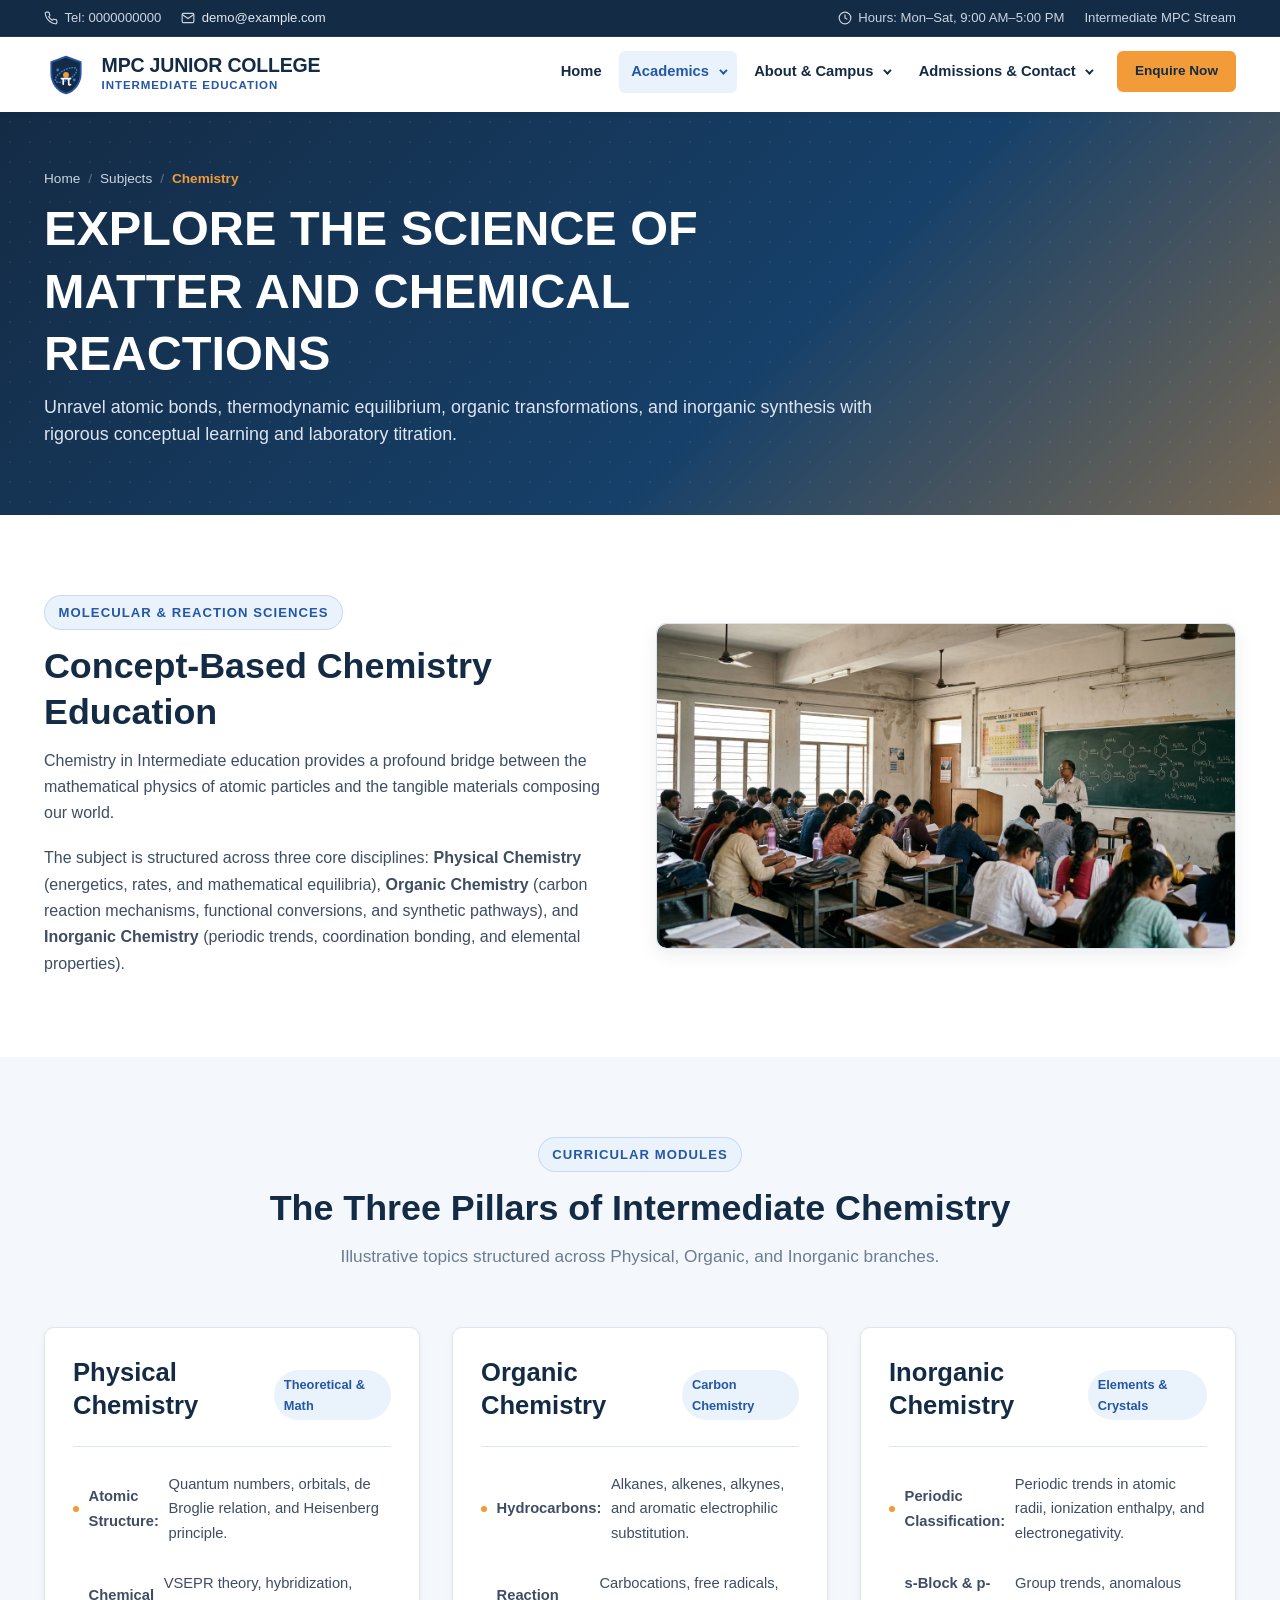
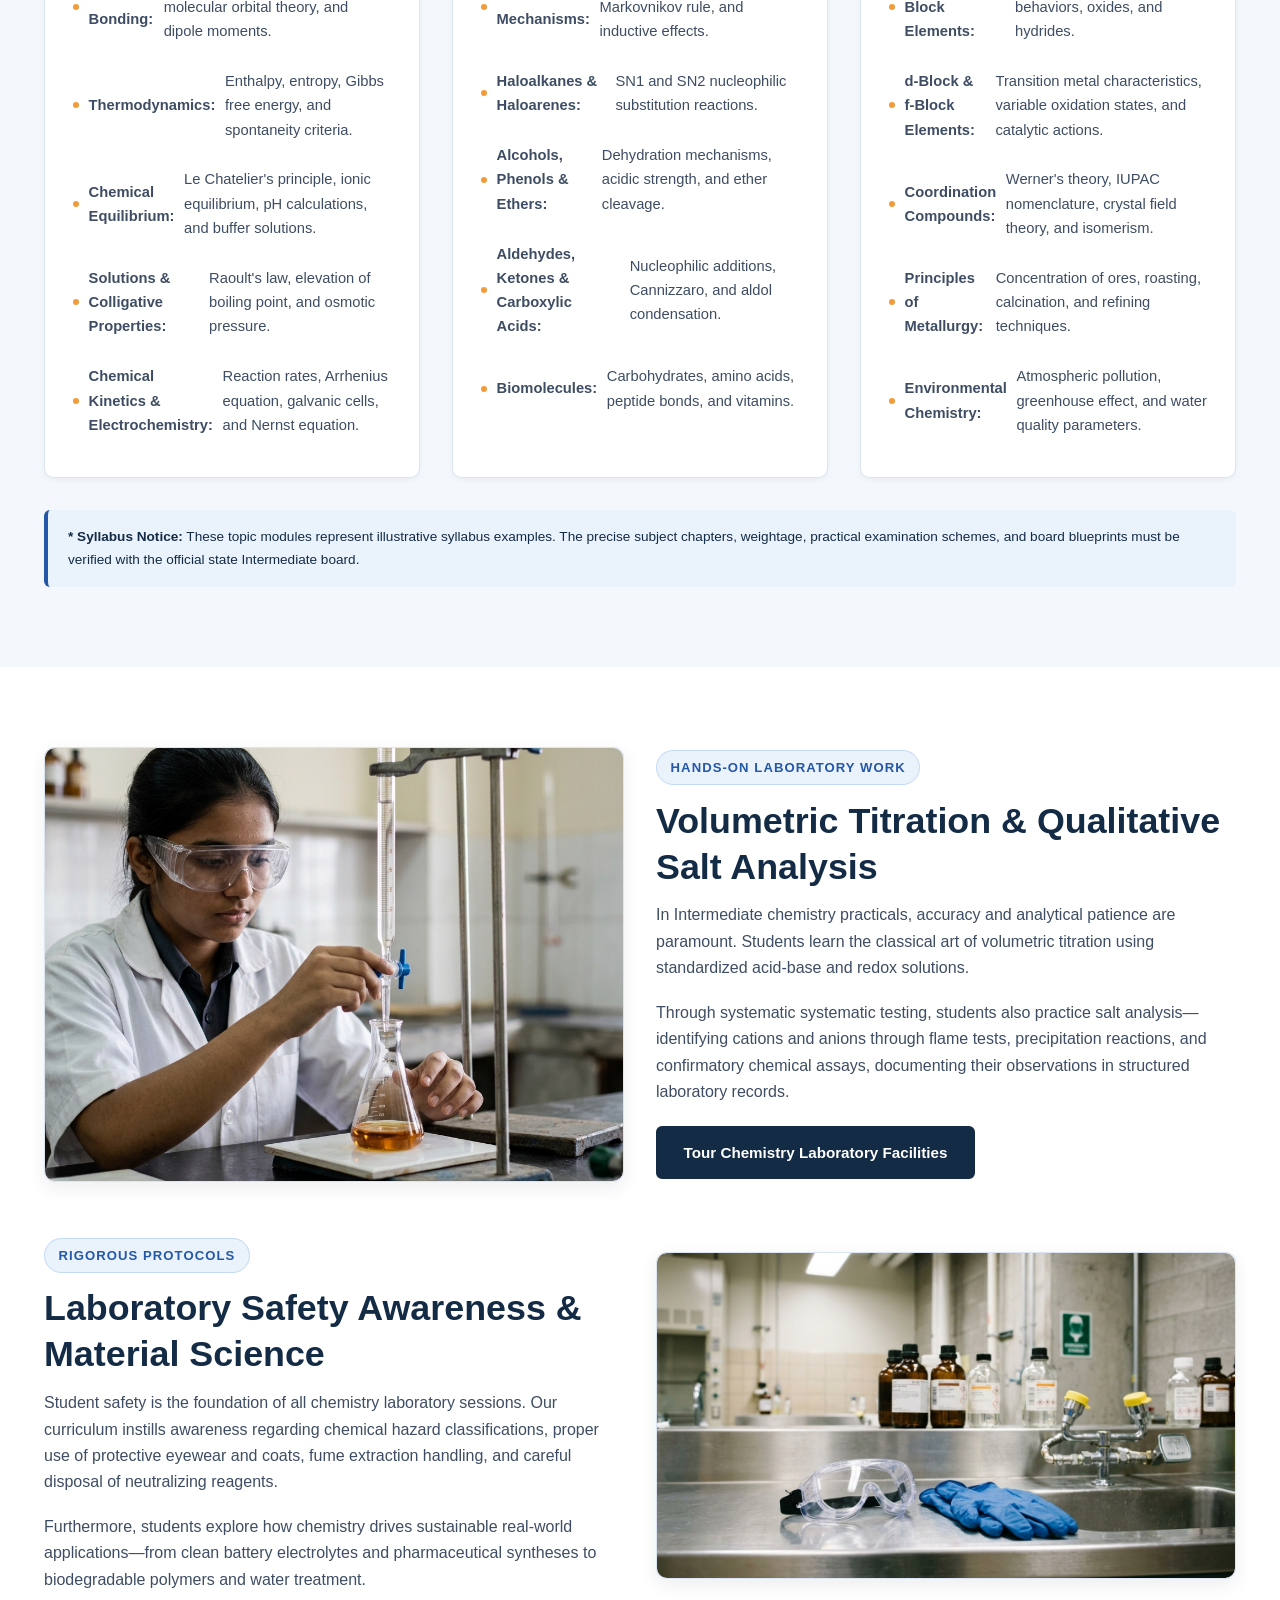
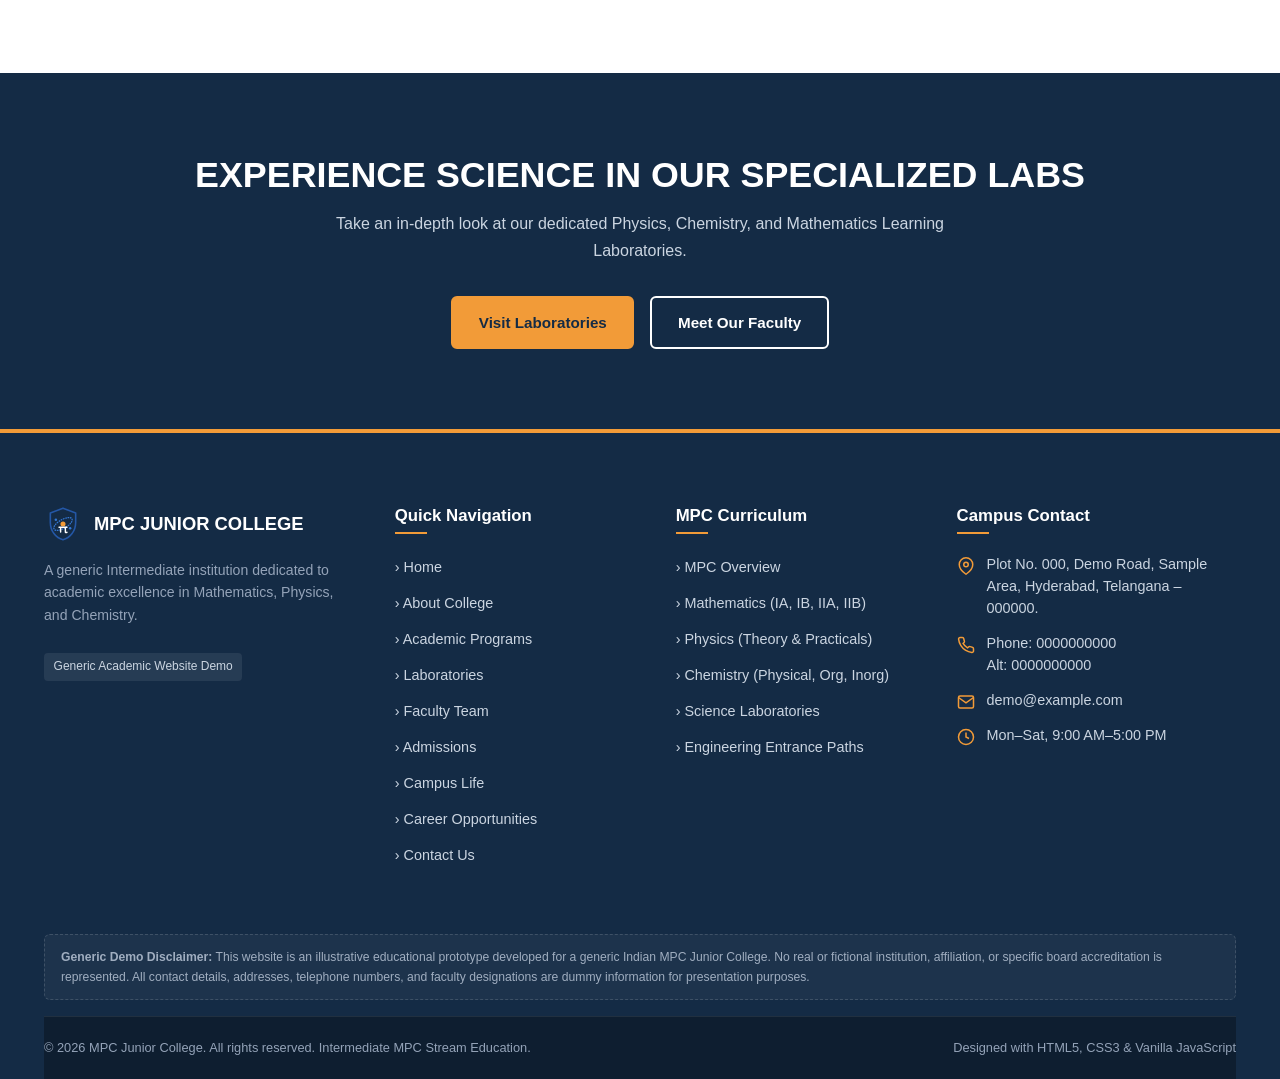
<file: chemistry.html>
<!DOCTYPE html>
<html lang="en">
<head>
  <meta charset="UTF-8">
  <meta name="viewport" content="width=device-width, initial-scale=1.0">
  <title>Chemistry | Intermediate MPC | MPC Junior College</title>
  <meta name="description" content="Explore Intermediate Chemistry: Physical, Organic, and Inorganic Chemistry modules, laboratory titration, reaction mechanisms, and practical safety standards.">
  <link rel="icon" type="image/svg+xml" href="assets/icons/academic-logo.svg">
  <link rel="stylesheet" href="assets/css/style.css">
</head>
<body>

  <!-- Top Contact Bar -->
  <header class="top-bar">
    <div class="container">
      <div class="top-bar-left">
        <span class="top-bar-item">
          <svg width="14" height="14" viewBox="0 0 24 24" fill="none" stroke="currentColor" stroke-width="2"><path d="M22 16.92v3a2 2 0 0 1-2.18 2 19.79 19.79 0 0 1-8.63-3.07 19.5 19.5 0 0 1-6-6 19.79 19.79 0 0 1-3.07-8.67A2 2 0 0 1 4.11 2h3a2 2 0 0 1 2 1.72 12.84 12.84 0 0 0 .7 2.81 2 2 0 0 1-.45 2.11L8.09 9.91a16 16 0 0 0 6 6l1.27-1.27a2 2 0 0 1 2.11-.45 12.84 12.84 0 0 0 2.81.7A2 2 0 0 1 22 16.92z"/></svg>
          Tel: 0000000000
        </span>
        <span class="top-bar-item">
          <svg width="14" height="14" viewBox="0 0 24 24" fill="none" stroke="currentColor" stroke-width="2"><path d="M4 4h16c1.1 0 2 .9 2 2v12c0 1.1-.9 2-2 2H4c-1.1 0-2-.9-2-2V6c0-1.1.9-2 2-2z"/><polyline points="22,6 12,13 2,6"/></svg>
          <a href="mailto:demo@example.com">demo@example.com</a>
        </span>
      </div>
      <div class="top-bar-right">
        <span class="top-bar-item">
          <svg width="14" height="14" viewBox="0 0 24 24" fill="none" stroke="currentColor" stroke-width="2"><circle cx="12" cy="12" r="10"/><polyline points="12 6 12 12 16 14"/></svg>
          Hours: Mon–Sat, 9:00 AM–5:00 PM
        </span>
        <span class="top-bar-item">Intermediate MPC Stream</span>
      </div>
    </div>
  </header>

  <!-- Navigation -->
  <div class="main-header">
    <div class="container">
      <nav class="navbar" aria-label="Main Navigation">
        <a href="index.html" class="brand-logo" aria-label="MPC Junior College Home">
          <img src="assets/icons/academic-logo.svg" alt="MPC Academic Emblem" class="logo-symbol" width="44" height="44">
          <div class="brand-text-block">
            <span class="brand-title">MPC JUNIOR COLLEGE</span>
            <span class="brand-subtitle">INTERMEDIATE EDUCATION</span>
          </div>
        </a>

        <button class="nav-toggle" aria-label="Toggle Navigation Menu" aria-expanded="false">
          <span></span>
          <span></span>
          <span></span>
        </button>

                        <ul class="nav-menu">
          <li class="nav-item"><a href="index.html" class="nav-link">Home</a></li>
          <li class="nav-item dropdown">
            <a href="#" class="nav-link dropdown-toggle" role="button" aria-expanded="false">Academics</a>
            <ul class="dropdown-menu">
              <li class="dropdown-item"><a href="academics.html">Academic Programs</a></li>
              <li class="dropdown-item"><a href="subjects.html">All MPC Subjects</a></li>
              <li class="dropdown-item"><a href="mathematics.html">Mathematics</a></li>
              <li class="dropdown-item"><a href="physics.html">Physics</a></li>
              <li class="dropdown-item"><a href="chemistry.html">Chemistry</a></li>
              <li class="dropdown-item"><a href="laboratories.html">Science Laboratories</a></li>
            </ul>
          </li>
          <li class="nav-item dropdown">
            <a href="#" class="nav-link dropdown-toggle" role="button" aria-expanded="false">About &amp; Campus</a>
            <ul class="dropdown-menu">
              <li class="dropdown-item"><a href="about.html">About College</a></li>
              <li class="dropdown-item"><a href="faculty.html">Faculty &amp; Mentors</a></li>
              <li class="dropdown-item"><a href="campus-life.html">Campus Life</a></li>
              <li class="dropdown-item"><a href="career-guidance.html">Career Guidance</a></li>
            </ul>
          </li>
          <li class="nav-item dropdown">
            <a href="#" class="nav-link dropdown-toggle" role="button" aria-expanded="false">Admissions &amp; Contact</a>
            <ul class="dropdown-menu">
              <li class="dropdown-item"><a href="admissions.html">Admissions &amp; Eligibility</a></li>
              <li class="dropdown-item"><a href="contact.html">Contact Us</a></li>
            </ul>
          </li>
          <li class="nav-cta">
            <a href="contact.html#enquire" class="btn btn-primary btn-sm">Enquire Now</a>
          </li>
        </ul>
      </nav>
    </div>
  </div>

  <!-- Hero Banner -->
  <section class="page-banner" style="background: linear-gradient(135deg, #142B45 0%, #164069 60%, #F29B38 150%);">
    <div class="container">
      <div class="page-banner-content">
        <ul class="breadcrumb">
          <li><a href="index.html">Home</a></li>
          <li class="breadcrumb-sep">/</li>
          <li><a href="subjects.html">Subjects</a></li>
          <li class="breadcrumb-sep">/</li>
          <li class="breadcrumb-current">Chemistry</li>
        </ul>
        <h1>EXPLORE THE SCIENCE OF MATTER AND CHEMICAL REACTIONS</h1>
        <p>Unravel atomic bonds, thermodynamic equilibrium, organic transformations, and inorganic synthesis with rigorous conceptual learning and laboratory titration.</p>
      </div>
    </div>
  </section>

  <main id="main-content">
    <!-- OVERVIEW SECTION -->
    <section class="section section-alt">
      <div class="container">
        <div class="grid-2" style="align-items: center;">
          <div>
            <span class="section-kicker">Molecular & Reaction Sciences</span>
            <h2>Concept-Based Chemistry Education</h2>
            <p>
              Chemistry in Intermediate education provides a profound bridge between the mathematical physics of atomic particles and the tangible materials composing our world.
            </p>
            <p>
              The subject is structured across three core disciplines: <strong>Physical Chemistry</strong> (energetics, rates, and mathematical equilibria), <strong>Organic Chemistry</strong> (carbon reaction mechanisms, functional conversions, and synthetic pathways), and <strong>Inorganic Chemistry</strong> (periodic trends, coordination bonding, and elemental properties).
            </p>
          </div>

          <!-- IMG-35: chemistry-classroom.webp -->
          <div class="img-placeholder-wrapper aspect-16-9">
              <img src="images/chemistry-classroom.jpeg" alt="Chemistry lecture on molecular reactions with periodic table" loading="lazy">
            </div>
        </div>
      </div>
    </section>

    <!-- THREE CORE BRANCHES -->
    <section class="section">
      <div class="container">
        <div class="section-header">
          <span class="section-kicker">Curricular Modules</span>
          <h2>The Three Pillars of Intermediate Chemistry</h2>
          <p class="section-subtitle">Illustrative topics structured across Physical, Organic, and Inorganic branches.</p>
        </div>

        <div class="grid-3">
          <!-- Physical Chemistry -->
          <div class="curriculum-card">
            <div class="curriculum-header">
              <h3>Physical Chemistry</h3>
              <span class="curriculum-badge">Theoretical & Math</span>
            </div>
            <ul class="topic-list">
              <li class="topic-item"><strong>Atomic Structure:</strong> Quantum numbers, orbitals, de Broglie relation, and Heisenberg principle.</li>
              <li class="topic-item"><strong>Chemical Bonding:</strong> VSEPR theory, hybridization, molecular orbital theory, and dipole moments.</li>
              <li class="topic-item"><strong>Thermodynamics:</strong> Enthalpy, entropy, Gibbs free energy, and spontaneity criteria.</li>
              <li class="topic-item"><strong>Chemical Equilibrium:</strong> Le Chatelier's principle, ionic equilibrium, pH calculations, and buffer solutions.</li>
              <li class="topic-item"><strong>Solutions & Colligative Properties:</strong> Raoult's law, elevation of boiling point, and osmotic pressure.</li>
              <li class="topic-item"><strong>Chemical Kinetics & Electrochemistry:</strong> Reaction rates, Arrhenius equation, galvanic cells, and Nernst equation.</li>
            </ul>
          </div>

          <!-- Organic Chemistry -->
          <div class="curriculum-card">
            <div class="curriculum-header">
              <h3>Organic Chemistry</h3>
              <span class="curriculum-badge">Carbon Chemistry</span>
            </div>
            <ul class="topic-list">
              <li class="topic-item"><strong>Hydrocarbons:</strong> Alkanes, alkenes, alkynes, and aromatic electrophilic substitution.</li>
              <li class="topic-item"><strong>Reaction Mechanisms:</strong> Carbocations, free radicals, Markovnikov rule, and inductive effects.</li>
              <li class="topic-item"><strong>Haloalkanes & Haloarenes:</strong> SN1 and SN2 nucleophilic substitution reactions.</li>
              <li class="topic-item"><strong>Alcohols, Phenols & Ethers:</strong> Dehydration mechanisms, acidic strength, and ether cleavage.</li>
              <li class="topic-item"><strong>Aldehydes, Ketones & Carboxylic Acids:</strong> Nucleophilic additions, Cannizzaro, and aldol condensation.</li>
              <li class="topic-item"><strong>Biomolecules:</strong> Carbohydrates, amino acids, peptide bonds, and vitamins.</li>
            </ul>
          </div>

          <!-- Inorganic Chemistry -->
          <div class="curriculum-card">
            <div class="curriculum-header">
              <h3>Inorganic Chemistry</h3>
              <span class="curriculum-badge">Elements & Crystals</span>
            </div>
            <ul class="topic-list">
              <li class="topic-item"><strong>Periodic Classification:</strong> Periodic trends in atomic radii, ionization enthalpy, and electronegativity.</li>
              <li class="topic-item"><strong>s-Block & p-Block Elements:</strong> Group trends, anomalous behaviors, oxides, and hydrides.</li>
              <li class="topic-item"><strong>d-Block & f-Block Elements:</strong> Transition metal characteristics, variable oxidation states, and catalytic actions.</li>
              <li class="topic-item"><strong>Coordination Compounds:</strong> Werner's theory, IUPAC nomenclature, crystal field theory, and isomerism.</li>
              <li class="topic-item"><strong>Principles of Metallurgy:</strong> Concentration of ores, roasting, calcination, and refining techniques.</li>
              <li class="topic-item"><strong>Environmental Chemistry:</strong> Atmospheric pollution, greenhouse effect, and water quality parameters.</li>
            </ul>
          </div>
        </div>

        <div style="background-color: var(--soft-blue); border-left: 4px solid var(--royal-blue); padding: 1rem 1.25rem; border-radius: var(--radius-sm); margin-top: 2rem; font-size: 0.85rem; color: var(--navy);">
          <strong>* Syllabus Notice:</strong> These topic modules represent illustrative syllabus examples. The precise subject chapters, weightage, practical examination schemes, and board blueprints must be verified with the official state Intermediate board.
        </div>
      </div>
    </section>

    <!-- PRACTICAL TITRATION & SAFETY STANDARDS -->
    <section class="section section-alt">
      <div class="container">
        <div class="grid-2" style="align-items: center; margin-bottom: 3.5rem;">
          <!-- IMG-36: chemistry-experiments.webp -->
          <div class="img-placeholder-wrapper aspect-4-3">
              <img src="images/chemistry-experiments.jpeg" alt="Student reading burette meniscus during volumetric titration practical" loading="lazy">
            </div>

          <div>
            <span class="section-kicker">Hands-on Laboratory Work</span>
            <h2>Volumetric Titration & Qualitative Salt Analysis</h2>
            <p>
              In Intermediate chemistry practicals, accuracy and analytical patience are paramount. Students learn the classical art of volumetric titration using standardized acid-base and redox solutions.
            </p>
            <p>
              Through systematic systematic testing, students also practice salt analysis—identifying cations and anions through flame tests, precipitation reactions, and confirmatory chemical assays, documenting their observations in structured laboratory records.
            </p>
            <div style="margin-top: 1.25rem;">
              <a href="laboratories.html" class="btn btn-navy">Tour Chemistry Laboratory Facilities</a>
            </div>
          </div>
        </div>

        <div class="grid-2" style="align-items: center;">
          <div>
            <span class="section-kicker">Rigorous Protocols</span>
            <h2>Laboratory Safety Awareness & Material Science</h2>
            <p>
              Student safety is the foundation of all chemistry laboratory sessions. Our curriculum instills awareness regarding chemical hazard classifications, proper use of protective eyewear and coats, fume extraction handling, and careful disposal of neutralizing reagents.
            </p>
            <p>
              Furthermore, students explore how chemistry drives sustainable real-world applications—from clean battery electrolytes and pharmaceutical syntheses to biodegradable polymers and water treatment.
            </p>
          </div>

          <!-- IMG-37: chemical-safety.webp -->
          <div class="img-placeholder-wrapper aspect-16-9">
              <img src="images/chemical-safety.jpeg" alt="Chemistry laboratory safety station with protective gear and eyewash" loading="lazy">
            </div>
        </div>
      </div>
    </section>

    <!-- CTA -->
    <section class="section section-navy" style="text-align: center;">
      <div class="container">
        <h2>EXPERIENCE SCIENCE IN OUR SPECIALIZED LABS</h2>
        <p style="max-width: 650px; margin: 0 auto 2rem auto;">
          Take an in-depth look at our dedicated Physics, Chemistry, and Mathematics Learning Laboratories.
        </p>
        <div class="btn-group" style="justify-content: center;">
          <a href="laboratories.html" class="btn btn-primary">Visit Laboratories</a>
          <a href="faculty.html" class="btn btn-outline-white">Meet Our Faculty</a>
        </div>
      </div>
    </section>
  </main>

  <!-- Footer -->
  <footer class="main-footer">
    <div class="container">
      <div class="footer-grid">
        <div class="footer-col">
          <div style="display: flex; align-items: center; gap: 0.75rem; margin-bottom: 1rem;">
            <img src="assets/icons/academic-logo.svg" alt="MPC Logo Symbol" width="38" height="38">
            <span style="color: #FFFFFF; font-weight: 800; font-size: 1.15rem;">MPC JUNIOR COLLEGE</span>
          </div>
          <p style="font-size: 0.88rem; line-height: 1.6; color: #94A3B8;">
            A generic Intermediate institution dedicated to academic excellence in Mathematics, Physics, and Chemistry.
          </p>
          <span style="display: inline-block; font-size: 0.75rem; color: #CBD5E1; background: rgba(255,255,255,0.08); padding: 0.25rem 0.6rem; border-radius: 4px; margin-top: 0.5rem;">
            Generic Academic Website Demo
          </span>
        </div>

        <div class="footer-col">
          <h4>Quick Navigation</h4>
          <ul class="footer-links">
            <li><a href="index.html">&rsaquo; Home</a></li>
            <li><a href="about.html">&rsaquo; About College</a></li>
            <li><a href="academics.html">&rsaquo; Academic Programs</a></li>
            <li><a href="laboratories.html">&rsaquo; Laboratories</a></li>
            <li><a href="faculty.html">&rsaquo; Faculty Team</a></li>
            <li><a href="admissions.html">&rsaquo; Admissions</a></li>
            <li><a href="campus-life.html">&rsaquo; Campus Life</a></li>
            <li><a href="career-guidance.html">&rsaquo; Career Opportunities</a></li>
            <li><a href="contact.html">&rsaquo; Contact Us</a></li>
          </ul>
        </div>

        <div class="footer-col">
          <h4>MPC Curriculum</h4>
          <ul class="footer-links">
            <li><a href="subjects.html">&rsaquo; MPC Overview</a></li>
            <li><a href="mathematics.html">&rsaquo; Mathematics (IA, IB, IIA, IIB)</a></li>
            <li><a href="physics.html">&rsaquo; Physics (Theory & Practicals)</a></li>
            <li><a href="chemistry.html">&rsaquo; Chemistry (Physical, Org, Inorg)</a></li>
            <li><a href="laboratories.html">&rsaquo; Science Laboratories</a></li>
            <li><a href="career-guidance.html">&rsaquo; Engineering Entrance Paths</a></li>
          </ul>
        </div>

        <div class="footer-col">
          <h4>Campus Contact</h4>
          <ul class="footer-contact-list">
            <li class="footer-contact-item">
              <svg width="18" height="18" viewBox="0 0 24 24" fill="none" stroke="currentColor" stroke-width="2"><path d="M21 10c0 7-9 13-9 13s-9-6-9-13a9 9 0 0 1 18 0z"/><circle cx="12" cy="10" r="3"/></svg>
              <span>Plot No. 000, Demo Road, Sample Area, Hyderabad, Telangana – 000000.</span>
            </li>
            <li class="footer-contact-item">
              <svg width="18" height="18" viewBox="0 0 24 24" fill="none" stroke="currentColor" stroke-width="2"><path d="M22 16.92v3a2 2 0 0 1-2.18 2 19.79 19.79 0 0 1-8.63-3.07 19.5 19.5 0 0 1-6-6 19.79 19.79 0 0 1-3.07-8.67A2 2 0 0 1 4.11 2h3a2 2 0 0 1 2 1.72 12.84 12.84 0 0 0 .7 2.81 2 2 0 0 1-.45 2.11L8.09 9.91a16 16 0 0 0 6 6l1.27-1.27a2 2 0 0 1 2.11-.45 12.84 12.84 0 0 0 2.81.7A2 2 0 0 1 22 16.92z"/></svg>
              <span>Phone: 0000000000<br>Alt: 0000000000</span>
            </li>
            <li class="footer-contact-item">
              <svg width="18" height="18" viewBox="0 0 24 24" fill="none" stroke="currentColor" stroke-width="2"><path d="M4 4h16c1.1 0 2 .9 2 2v12c0 1.1-.9 2-2 2H4c-1.1 0-2-.9-2-2V6c0-1.1.9-2 2-2z"/><polyline points="22,6 12,13 2,6"/></svg>
              <a href="mailto:demo@example.com" style="color: #CBD5E1;">demo@example.com</a>
            </li>
            <li class="footer-contact-item">
              <svg width="18" height="18" viewBox="0 0 24 24" fill="none" stroke="currentColor" stroke-width="2"><circle cx="12" cy="12" r="10"/><polyline points="12 6 12 12 16 14"/></svg>
              <span>Mon–Sat, 9:00 AM–5:00 PM</span>
            </li>
          </ul>
        </div>
      </div>

      <div class="disclaimer-box">
        <strong>Generic Demo Disclaimer:</strong> This website is an illustrative educational prototype developed for a generic Indian MPC Junior College. No real or fictional institution, affiliation, or specific board accreditation is represented. All contact details, addresses, telephone numbers, and faculty designations are dummy information for presentation purposes.
      </div>

      <div class="footer-bottom-disclaimer">
        <div class="footer-copyright">
          <span>&copy; 2026 MPC Junior College. All rights reserved. Intermediate MPC Stream Education.</span>
          <span>Designed with HTML5, CSS3 & Vanilla JavaScript</span>
        </div>
      </div>
    </div>
  </footer>

  <script src="assets/js/script.js"></script>
</body>
</html>
</file>
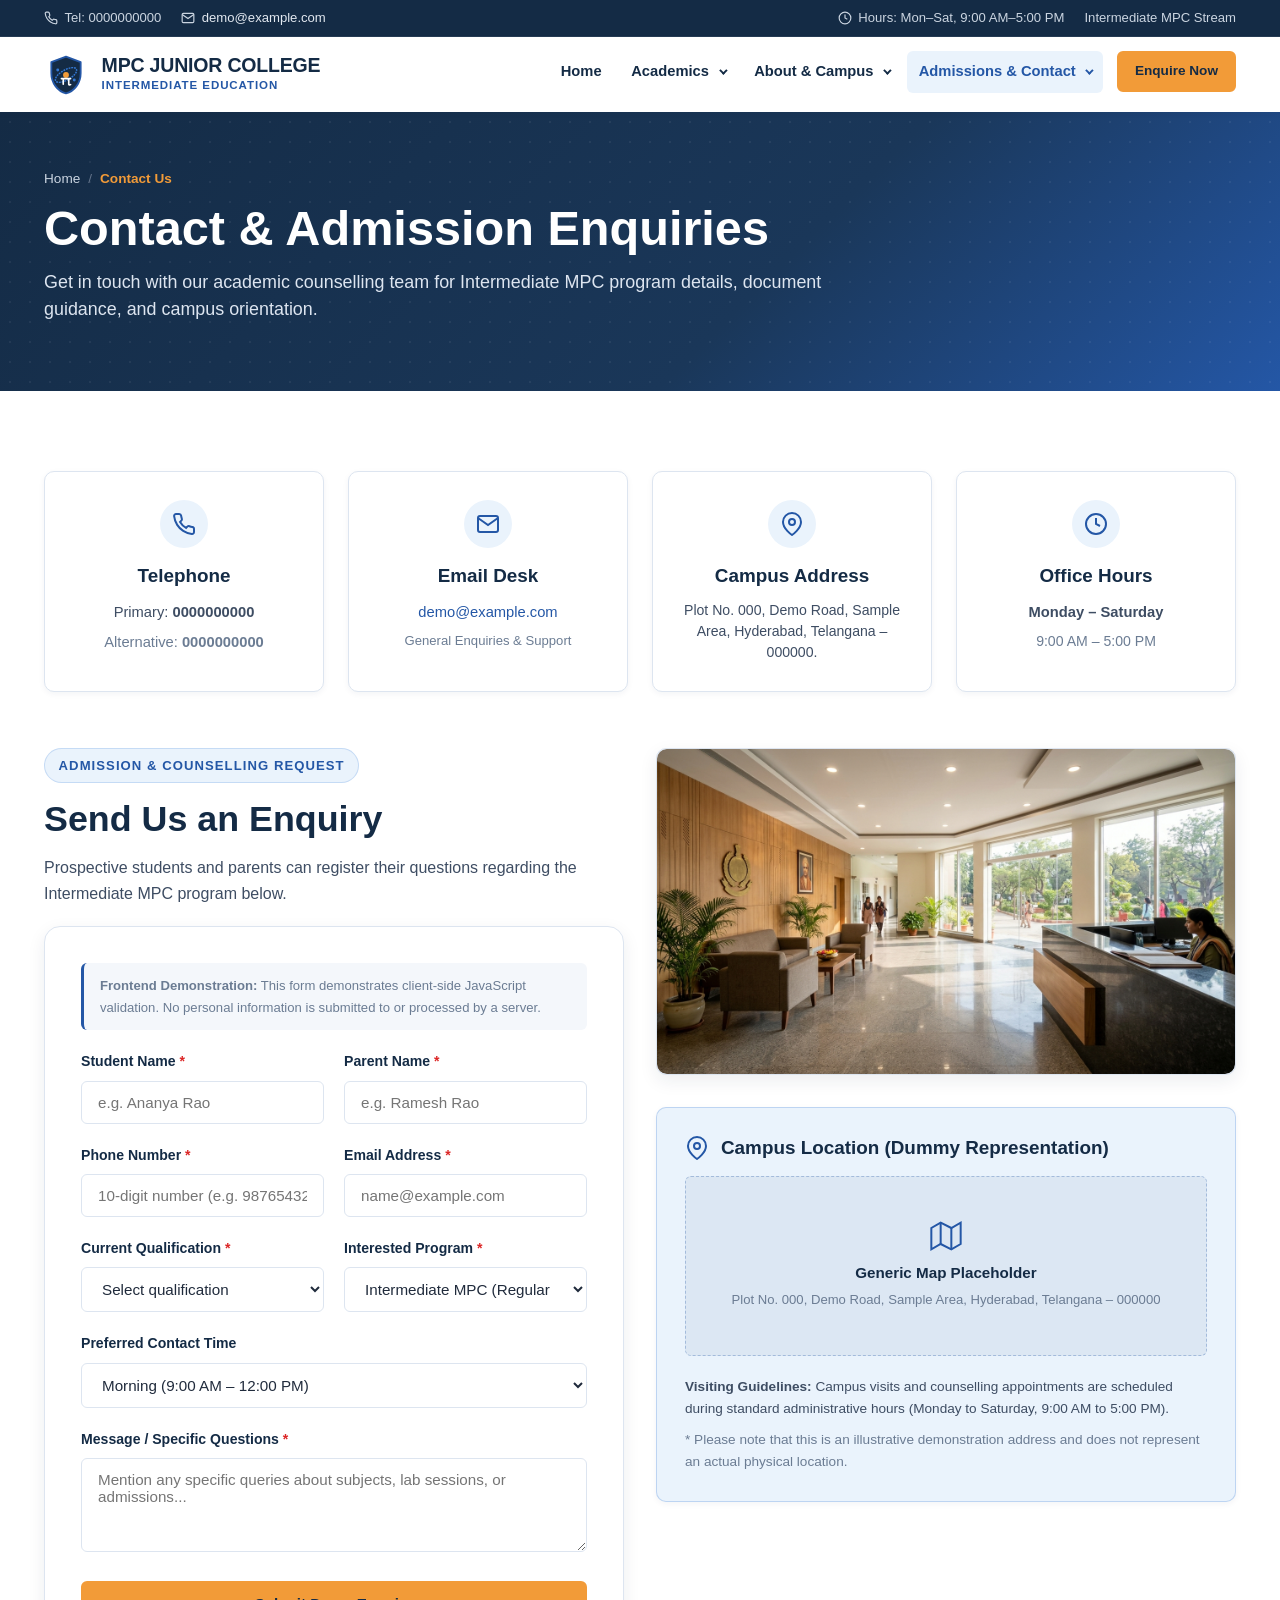
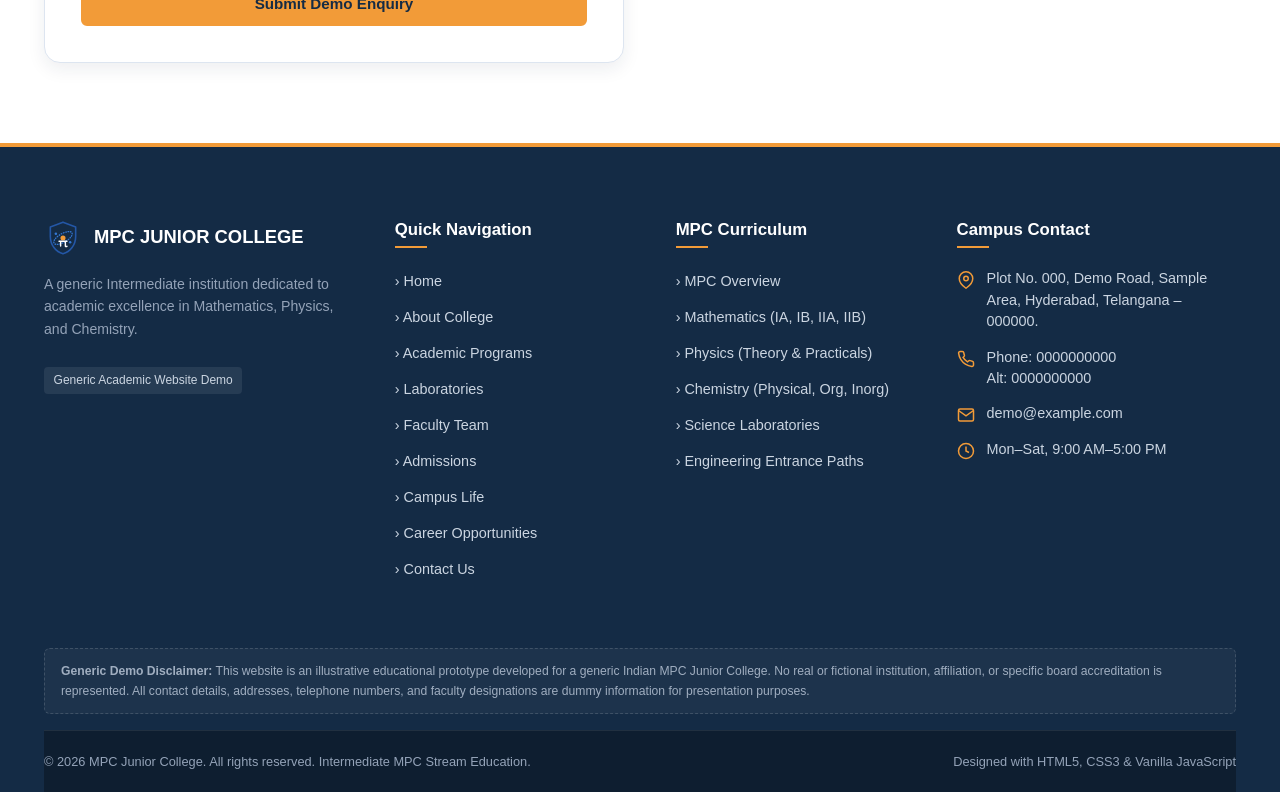
<file: contact.html>
<!DOCTYPE html>
<html lang="en">
<head>
  <meta charset="UTF-8">
  <meta name="viewport" content="width=device-width, initial-scale=1.0">
  <title>Contact Us & Admission Enquiry | MPC Junior College</title>
  <meta name="description" content="Reach our admissions and academic counselling desk. Plot No. 000, Demo Road, Sample Area, Hyderabad, Telangana. Phone: 0000000000.">
  <link rel="icon" type="image/svg+xml" href="assets/icons/academic-logo.svg">
  <link rel="stylesheet" href="assets/css/style.css">
</head>
<body>

  <!-- Top Contact Bar -->
  <header class="top-bar">
    <div class="container">
      <div class="top-bar-left">
        <span class="top-bar-item">
          <svg width="14" height="14" viewBox="0 0 24 24" fill="none" stroke="currentColor" stroke-width="2"><path d="M22 16.92v3a2 2 0 0 1-2.18 2 19.79 19.79 0 0 1-8.63-3.07 19.5 19.5 0 0 1-6-6 19.79 19.79 0 0 1-3.07-8.67A2 2 0 0 1 4.11 2h3a2 2 0 0 1 2 1.72 12.84 12.84 0 0 0 .7 2.81 2 2 0 0 1-.45 2.11L8.09 9.91a16 16 0 0 0 6 6l1.27-1.27a2 2 0 0 1 2.11-.45 12.84 12.84 0 0 0 2.81.7A2 2 0 0 1 22 16.92z"/></svg>
          Tel: 0000000000
        </span>
        <span class="top-bar-item">
          <svg width="14" height="14" viewBox="0 0 24 24" fill="none" stroke="currentColor" stroke-width="2"><path d="M4 4h16c1.1 0 2 .9 2 2v12c0 1.1-.9 2-2 2H4c-1.1 0-2-.9-2-2V6c0-1.1.9-2 2-2z"/><polyline points="22,6 12,13 2,6"/></svg>
          <a href="mailto:demo@example.com">demo@example.com</a>
        </span>
      </div>
      <div class="top-bar-right">
        <span class="top-bar-item">
          <svg width="14" height="14" viewBox="0 0 24 24" fill="none" stroke="currentColor" stroke-width="2"><circle cx="12" cy="12" r="10"/><polyline points="12 6 12 12 16 14"/></svg>
          Hours: Mon–Sat, 9:00 AM–5:00 PM
        </span>
        <span class="top-bar-item">Intermediate MPC Stream</span>
      </div>
    </div>
  </header>

  <!-- Navigation -->
  <div class="main-header">
    <div class="container">
      <nav class="navbar" aria-label="Main Navigation">
        <a href="index.html" class="brand-logo" aria-label="MPC Junior College Home">
          <img src="assets/icons/academic-logo.svg" alt="MPC Academic Emblem" class="logo-symbol" width="44" height="44">
          <div class="brand-text-block">
            <span class="brand-title">MPC JUNIOR COLLEGE</span>
            <span class="brand-subtitle">INTERMEDIATE EDUCATION</span>
          </div>
        </a>

        <button class="nav-toggle" aria-label="Toggle Navigation Menu" aria-expanded="false">
          <span></span>
          <span></span>
          <span></span>
        </button>

                        <ul class="nav-menu">
          <li class="nav-item"><a href="index.html" class="nav-link">Home</a></li>
          <li class="nav-item dropdown">
            <a href="#" class="nav-link dropdown-toggle" role="button" aria-expanded="false">Academics</a>
            <ul class="dropdown-menu">
              <li class="dropdown-item"><a href="academics.html">Academic Programs</a></li>
              <li class="dropdown-item"><a href="subjects.html">All MPC Subjects</a></li>
              <li class="dropdown-item"><a href="mathematics.html">Mathematics</a></li>
              <li class="dropdown-item"><a href="physics.html">Physics</a></li>
              <li class="dropdown-item"><a href="chemistry.html">Chemistry</a></li>
              <li class="dropdown-item"><a href="laboratories.html">Science Laboratories</a></li>
            </ul>
          </li>
          <li class="nav-item dropdown">
            <a href="#" class="nav-link dropdown-toggle" role="button" aria-expanded="false">About &amp; Campus</a>
            <ul class="dropdown-menu">
              <li class="dropdown-item"><a href="about.html">About College</a></li>
              <li class="dropdown-item"><a href="faculty.html">Faculty &amp; Mentors</a></li>
              <li class="dropdown-item"><a href="campus-life.html">Campus Life</a></li>
              <li class="dropdown-item"><a href="career-guidance.html">Career Guidance</a></li>
            </ul>
          </li>
          <li class="nav-item dropdown">
            <a href="#" class="nav-link dropdown-toggle" role="button" aria-expanded="false">Admissions &amp; Contact</a>
            <ul class="dropdown-menu">
              <li class="dropdown-item"><a href="admissions.html">Admissions &amp; Eligibility</a></li>
              <li class="dropdown-item"><a href="contact.html">Contact Us</a></li>
            </ul>
          </li>
          <li class="nav-cta">
            <a href="contact.html#enquire" class="btn btn-primary btn-sm">Enquire Now</a>
          </li>
        </ul>
      </nav>
    </div>
  </div>

  <!-- Page Banner -->
  <section class="page-banner">
    <div class="container">
      <div class="page-banner-content">
        <ul class="breadcrumb">
          <li><a href="index.html">Home</a></li>
          <li class="breadcrumb-sep">/</li>
          <li class="breadcrumb-current">Contact Us</li>
        </ul>
        <h1>Contact & Admission Enquiries</h1>
        <p>Get in touch with our academic counselling team for Intermediate MPC program details, document guidance, and campus orientation.</p>
      </div>
    </div>
  </section>

  <main id="main-content">
    <!-- CONTACT CARDS GRID -->
    <section class="section section-alt">
      <div class="container">
        <div class="grid-4" style="margin-bottom: 3.5rem;">
          <!-- Card 1: Phone -->
          <div class="card" style="padding: 1.75rem; text-align: center;">
            <div class="feature-icon-wrapper" style="margin: 0 auto 1rem auto;">
              <svg width="24" height="24" viewBox="0 0 24 24" fill="none" stroke="currentColor" stroke-width="2"><path d="M22 16.92v3a2 2 0 0 1-2.18 2 19.79 19.79 0 0 1-8.63-3.07 19.5 19.5 0 0 1-6-6 19.79 19.79 0 0 1-3.07-8.67A2 2 0 0 1 4.11 2h3a2 2 0 0 1 2 1.72 12.84 12.84 0 0 0 .7 2.81 2 2 0 0 1-.45 2.11L8.09 9.91a16 16 0 0 0 6 6l1.27-1.27a2 2 0 0 1 2.11-.45 12.84 12.84 0 0 0 2.81.7A2 2 0 0 1 22 16.92z"/></svg>
            </div>
            <h4>Telephone</h4>
            <p style="font-size: 0.92rem; margin-bottom: 0.35rem;">Primary: <strong>0000000000</strong></p>
            <p style="font-size: 0.92rem; color: var(--muted-text);">Alternative: <strong>0000000000</strong></p>
          </div>

          <!-- Card 2: Email -->
          <div class="card" style="padding: 1.75rem; text-align: center;">
            <div class="feature-icon-wrapper" style="margin: 0 auto 1rem auto;">
              <svg width="24" height="24" viewBox="0 0 24 24" fill="none" stroke="currentColor" stroke-width="2"><path d="M4 4h16c1.1 0 2 .9 2 2v12c0 1.1-.9 2-2 2H4c-1.1 0-2-.9-2-2V6c0-1.1.9-2 2-2z"/><polyline points="22,6 12,13 2,6"/></svg>
            </div>
            <h4>Email Desk</h4>
            <p style="font-size: 0.92rem; margin-bottom: 0.35rem;"><a href="mailto:demo@example.com">demo@example.com</a></p>
            <p style="font-size: 0.82rem; color: var(--muted-text);">General Enquiries & Support</p>
          </div>

          <!-- Card 3: Address -->
          <div class="card" style="padding: 1.75rem; text-align: center;">
            <div class="feature-icon-wrapper" style="margin: 0 auto 1rem auto;">
              <svg width="24" height="24" viewBox="0 0 24 24" fill="none" stroke="currentColor" stroke-width="2"><path d="M21 10c0 7-9 13-9 13s-9-6-9-13a9 9 0 0 1 18 0z"/><circle cx="12" cy="10" r="3"/></svg>
            </div>
            <h4>Campus Address</h4>
            <p style="font-size: 0.88rem; line-height: 1.5; color: var(--body-text);">Plot No. 000, Demo Road, Sample Area, Hyderabad, Telangana – 000000.</p>
          </div>

          <!-- Card 4: Hours -->
          <div class="card" style="padding: 1.75rem; text-align: center;">
            <div class="feature-icon-wrapper" style="margin: 0 auto 1rem auto;">
              <svg width="24" height="24" viewBox="0 0 24 24" fill="none" stroke="currentColor" stroke-width="2"><circle cx="12" cy="12" r="10"/><polyline points="12 6 12 12 16 14"/></svg>
            </div>
            <h4>Office Hours</h4>
            <p style="font-size: 0.92rem; margin-bottom: 0.35rem;"><strong>Monday – Saturday</strong></p>
            <p style="font-size: 0.88rem; color: var(--muted-text);">9:00 AM – 5:00 PM</p>
          </div>
        </div>

        <!-- FORM & RECEPTION PHOTO / MAP PLACEHOLDER -->
        <div class="grid-2" id="enquire">
          <!-- FORM -->
          <div>
            <span class="section-kicker">Admission & Counselling Request</span>
            <h2>Send Us an Enquiry</h2>
            <p>
              Prospective students and parents can register their questions regarding the Intermediate MPC program below.
            </p>

            <div class="form-card">
              <div class="form-notice">
                <strong>Frontend Demonstration:</strong> This form demonstrates client-side JavaScript validation. No personal information is submitted to or processed by a server.
              </div>

              <form id="contactEnquiryForm" data-demo-form novalidate>
                <div class="form-row">
                  <div class="form-group">
                    <label class="form-label" for="cStudentName">Student Name <span class="required">*</span></label>
                    <input type="text" id="cStudentName" class="form-control" placeholder="e.g. Ananya Rao" required>
                    <div class="form-feedback">Student name is required.</div>
                  </div>
                  <div class="form-group">
                    <label class="form-label" for="cParentName">Parent Name <span class="required">*</span></label>
                    <input type="text" id="cParentName" class="form-control" placeholder="e.g. Ramesh Rao" required>
                    <div class="form-feedback">Parent name is required.</div>
                  </div>
                </div>

                <div class="form-row">
                  <div class="form-group">
                    <label class="form-label" for="cPhone">Phone Number <span class="required">*</span></label>
                    <input type="tel" id="cPhone" class="form-control" placeholder="10-digit number (e.g. 9876543210)" required>
                    <div class="form-feedback">Valid 10-digit phone number is required.</div>
                  </div>
                  <div class="form-group">
                    <label class="form-label" for="cEmail">Email Address <span class="required">*</span></label>
                    <input type="email" id="cEmail" class="form-control" placeholder="name@example.com" required>
                    <div class="form-feedback">Valid email address is required.</div>
                  </div>
                </div>

                <div class="form-row">
                  <div class="form-group">
                    <label class="form-label" for="cQual">Current Qualification <span class="required">*</span></label>
                    <select id="cQual" class="form-control" required>
                      <option value="">Select qualification</option>
                      <option value="class-10-appearing">Class 10 Appearing</option>
                      <option value="class-10-passed">Class 10 Passed</option>
                      <option value="cbse-10">CBSE Class 10</option>
                      <option value="icse-10">ICSE Class 10</option>
                      <option value="other-board">State Board SSC</option>
                    </select>
                    <div class="form-feedback">Please select current qualification.</div>
                  </div>

                  <div class="form-group">
                    <label class="form-label" for="cProgram">Interested Program <span class="required">*</span></label>
                    <select id="cProgram" class="form-control" required>
                      <option value="mpc-regular">Intermediate MPC (Regular Stream)</option>
                      <option value="mpc-integrated">Intermediate MPC (Entrance Orientation)</option>
                      <option value="mpc-counselling">General MPC Academic Counselling</option>
                    </select>
                  </div>
                </div>

                <div class="form-group">
                  <label class="form-label" for="cTime">Preferred Contact Time</label>
                  <select id="cTime" class="form-control">
                    <option value="morning">Morning (9:00 AM – 12:00 PM)</option>
                    <option value="afternoon">Afternoon (1:00 PM – 4:00 PM)</option>
                    <option value="evening">Evening (4:00 PM – 5:00 PM)</option>
                  </select>
                </div>

                <div class="form-group">
                  <label class="form-label" for="cMessage">Message / Specific Questions <span class="required">*</span></label>
                  <textarea id="cMessage" class="form-control" rows="4" placeholder="Mention any specific queries about subjects, lab sessions, or admissions..." required></textarea>
                  <div class="form-feedback">Please provide a message or inquiry details.</div>
                </div>

                <button type="submit" class="btn btn-primary" style="width: 100%;">Submit Demo Enquiry</button>
              </form>
            </div>
          </div>

          <!-- RECEPTION IMAGE & MAP PLACEHOLDER -->
          <div>
            <!-- IMG-60: contact-campus.jpeg -->
            <div class="img-placeholder-wrapper aspect-16-9" style="margin-bottom: 2rem;">
              <img src="images/contact-campus.jpeg" alt="MPC Junior College administration reception desk and visitor foyer" loading="lazy">
            </div>

            <!-- MAP PLACEHOLDER -->
            <div class="card" style="padding: 1.75rem; background: var(--soft-blue); border-color: rgba(52, 120, 212, 0.25);">
              <div style="display: flex; align-items: center; gap: 0.75rem; margin-bottom: 1rem;">
                <svg width="24" height="24" viewBox="0 0 24 24" fill="none" stroke="currentColor" stroke-width="2" style="color: var(--royal-blue);"><path d="M21 10c0 7-9 13-9 13s-9-6-9-13a9 9 0 0 1 18 0z"/><circle cx="12" cy="10" r="3"/></svg>
                <h4 style="margin: 0;">Campus Location (Dummy Representation)</h4>
              </div>

              <!-- Map placeholder graphics -->
              <div style="background: #DCE7F3; height: 180px; border-radius: var(--radius-sm); border: 1px dashed rgba(36, 87, 166, 0.3); display: flex; flex-direction: column; align-items: center; justify-content: center; text-align: center; padding: 1rem;">
                <svg width="32" height="32" viewBox="0 0 24 24" fill="none" stroke="#2457A6" stroke-width="1.5" style="margin-bottom: 0.5rem;"><polygon points="1 6 1 22 8 18 16 22 23 18 23 2 16 6 8 2 1 6"/><line x1="8" y1="2" x2="8" y2="18"/><line x1="16" y1="6" x2="16" y2="22"/></svg>
                <span style="font-weight: 700; color: var(--navy); font-size: 0.95rem;">Generic Map Placeholder</span>
                <span style="font-size: 0.82rem; color: var(--muted-text); margin-top: 0.25rem;">Plot No. 000, Demo Road, Sample Area, Hyderabad, Telangana – 000000</span>
              </div>

              <div style="margin-top: 1.25rem; font-size: 0.85rem; color: var(--body-text);">
                <p style="margin-bottom: 0.5rem;"><strong>Visiting Guidelines:</strong> Campus visits and counselling appointments are scheduled during standard administrative hours (Monday to Saturday, 9:00 AM to 5:00 PM).</p>
                <p style="margin-bottom: 0; color: var(--muted-text);">* Please note that this is an illustrative demonstration address and does not represent an actual physical location.</p>
              </div>
            </div>
          </div>
        </div>
      </div>
    </section>
  </main>

  <!-- Footer -->
  <footer class="main-footer">
    <div class="container">
      <div class="footer-grid">
        <div class="footer-col">
          <div style="display: flex; align-items: center; gap: 0.75rem; margin-bottom: 1rem;">
            <img src="assets/icons/academic-logo.svg" alt="MPC Logo Symbol" width="38" height="38">
            <span style="color: #FFFFFF; font-weight: 800; font-size: 1.15rem;">MPC JUNIOR COLLEGE</span>
          </div>
          <p style="font-size: 0.88rem; line-height: 1.6; color: #94A3B8;">
            A generic Intermediate institution dedicated to academic excellence in Mathematics, Physics, and Chemistry.
          </p>
          <span style="display: inline-block; font-size: 0.75rem; color: #CBD5E1; background: rgba(255,255,255,0.08); padding: 0.25rem 0.6rem; border-radius: 4px; margin-top: 0.5rem;">
            Generic Academic Website Demo
          </span>
        </div>

        <div class="footer-col">
          <h4>Quick Navigation</h4>
          <ul class="footer-links">
            <li><a href="index.html">&rsaquo; Home</a></li>
            <li><a href="about.html">&rsaquo; About College</a></li>
            <li><a href="academics.html">&rsaquo; Academic Programs</a></li>
            <li><a href="laboratories.html">&rsaquo; Laboratories</a></li>
            <li><a href="faculty.html">&rsaquo; Faculty Team</a></li>
            <li><a href="admissions.html">&rsaquo; Admissions</a></li>
            <li><a href="campus-life.html">&rsaquo; Campus Life</a></li>
            <li><a href="career-guidance.html">&rsaquo; Career Opportunities</a></li>
            <li><a href="contact.html">&rsaquo; Contact Us</a></li>
          </ul>
        </div>

        <div class="footer-col">
          <h4>MPC Curriculum</h4>
          <ul class="footer-links">
            <li><a href="subjects.html">&rsaquo; MPC Overview</a></li>
            <li><a href="mathematics.html">&rsaquo; Mathematics (IA, IB, IIA, IIB)</a></li>
            <li><a href="physics.html">&rsaquo; Physics (Theory & Practicals)</a></li>
            <li><a href="chemistry.html">&rsaquo; Chemistry (Physical, Org, Inorg)</a></li>
            <li><a href="laboratories.html">&rsaquo; Science Laboratories</a></li>
            <li><a href="career-guidance.html">&rsaquo; Engineering Entrance Paths</a></li>
          </ul>
        </div>

        <div class="footer-col">
          <h4>Campus Contact</h4>
          <ul class="footer-contact-list">
            <li class="footer-contact-item">
              <svg width="18" height="18" viewBox="0 0 24 24" fill="none" stroke="currentColor" stroke-width="2"><path d="M21 10c0 7-9 13-9 13s-9-6-9-13a9 9 0 0 1 18 0z"/><circle cx="12" cy="10" r="3"/></svg>
              <span>Plot No. 000, Demo Road, Sample Area, Hyderabad, Telangana – 000000.</span>
            </li>
            <li class="footer-contact-item">
              <svg width="18" height="18" viewBox="0 0 24 24" fill="none" stroke="currentColor" stroke-width="2"><path d="M22 16.92v3a2 2 0 0 1-2.18 2 19.79 19.79 0 0 1-8.63-3.07 19.5 19.5 0 0 1-6-6 19.79 19.79 0 0 1-3.07-8.67A2 2 0 0 1 4.11 2h3a2 2 0 0 1 2 1.72 12.84 12.84 0 0 0 .7 2.81 2 2 0 0 1-.45 2.11L8.09 9.91a16 16 0 0 0 6 6l1.27-1.27a2 2 0 0 1 2.11-.45 12.84 12.84 0 0 0 2.81.7A2 2 0 0 1 22 16.92z"/></svg>
              <span>Phone: 0000000000<br>Alt: 0000000000</span>
            </li>
            <li class="footer-contact-item">
              <svg width="18" height="18" viewBox="0 0 24 24" fill="none" stroke="currentColor" stroke-width="2"><path d="M4 4h16c1.1 0 2 .9 2 2v12c0 1.1-.9 2-2 2H4c-1.1 0-2-.9-2-2V6c0-1.1.9-2 2-2z"/><polyline points="22,6 12,13 2,6"/></svg>
              <a href="mailto:demo@example.com" style="color: #CBD5E1;">demo@example.com</a>
            </li>
            <li class="footer-contact-item">
              <svg width="18" height="18" viewBox="0 0 24 24" fill="none" stroke="currentColor" stroke-width="2"><circle cx="12" cy="12" r="10"/><polyline points="12 6 12 12 16 14"/></svg>
              <span>Mon–Sat, 9:00 AM–5:00 PM</span>
            </li>
          </ul>
        </div>
      </div>

      <div class="disclaimer-box">
        <strong>Generic Demo Disclaimer:</strong> This website is an illustrative educational prototype developed for a generic Indian MPC Junior College. No real or fictional institution, affiliation, or specific board accreditation is represented. All contact details, addresses, telephone numbers, and faculty designations are dummy information for presentation purposes.
      </div>

      <div class="footer-bottom-disclaimer">
        <div class="footer-copyright">
          <span>&copy; 2026 MPC Junior College. All rights reserved. Intermediate MPC Stream Education.</span>
          <span>Designed with HTML5, CSS3 & Vanilla JavaScript</span>
        </div>
      </div>
    </div>
  </footer>

  <script src="assets/js/script.js"></script>
</body>
</html>
</file>
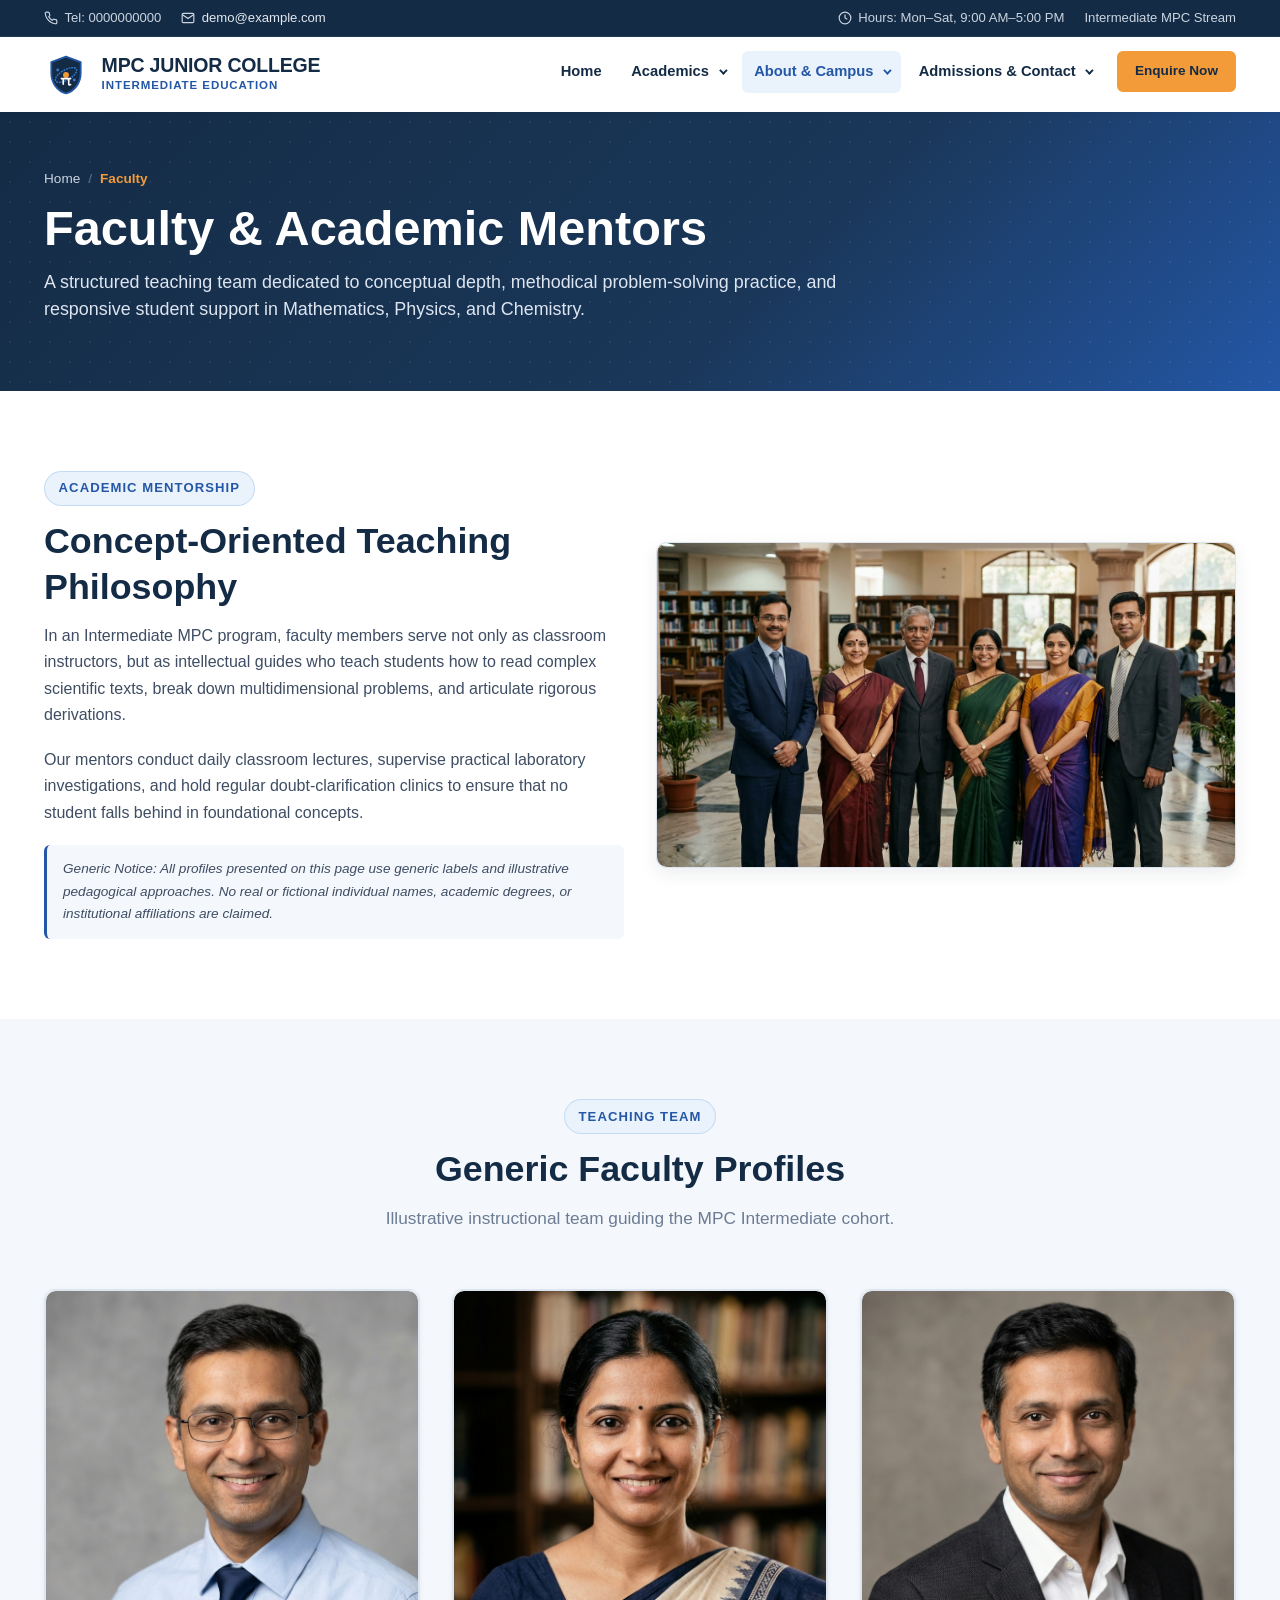
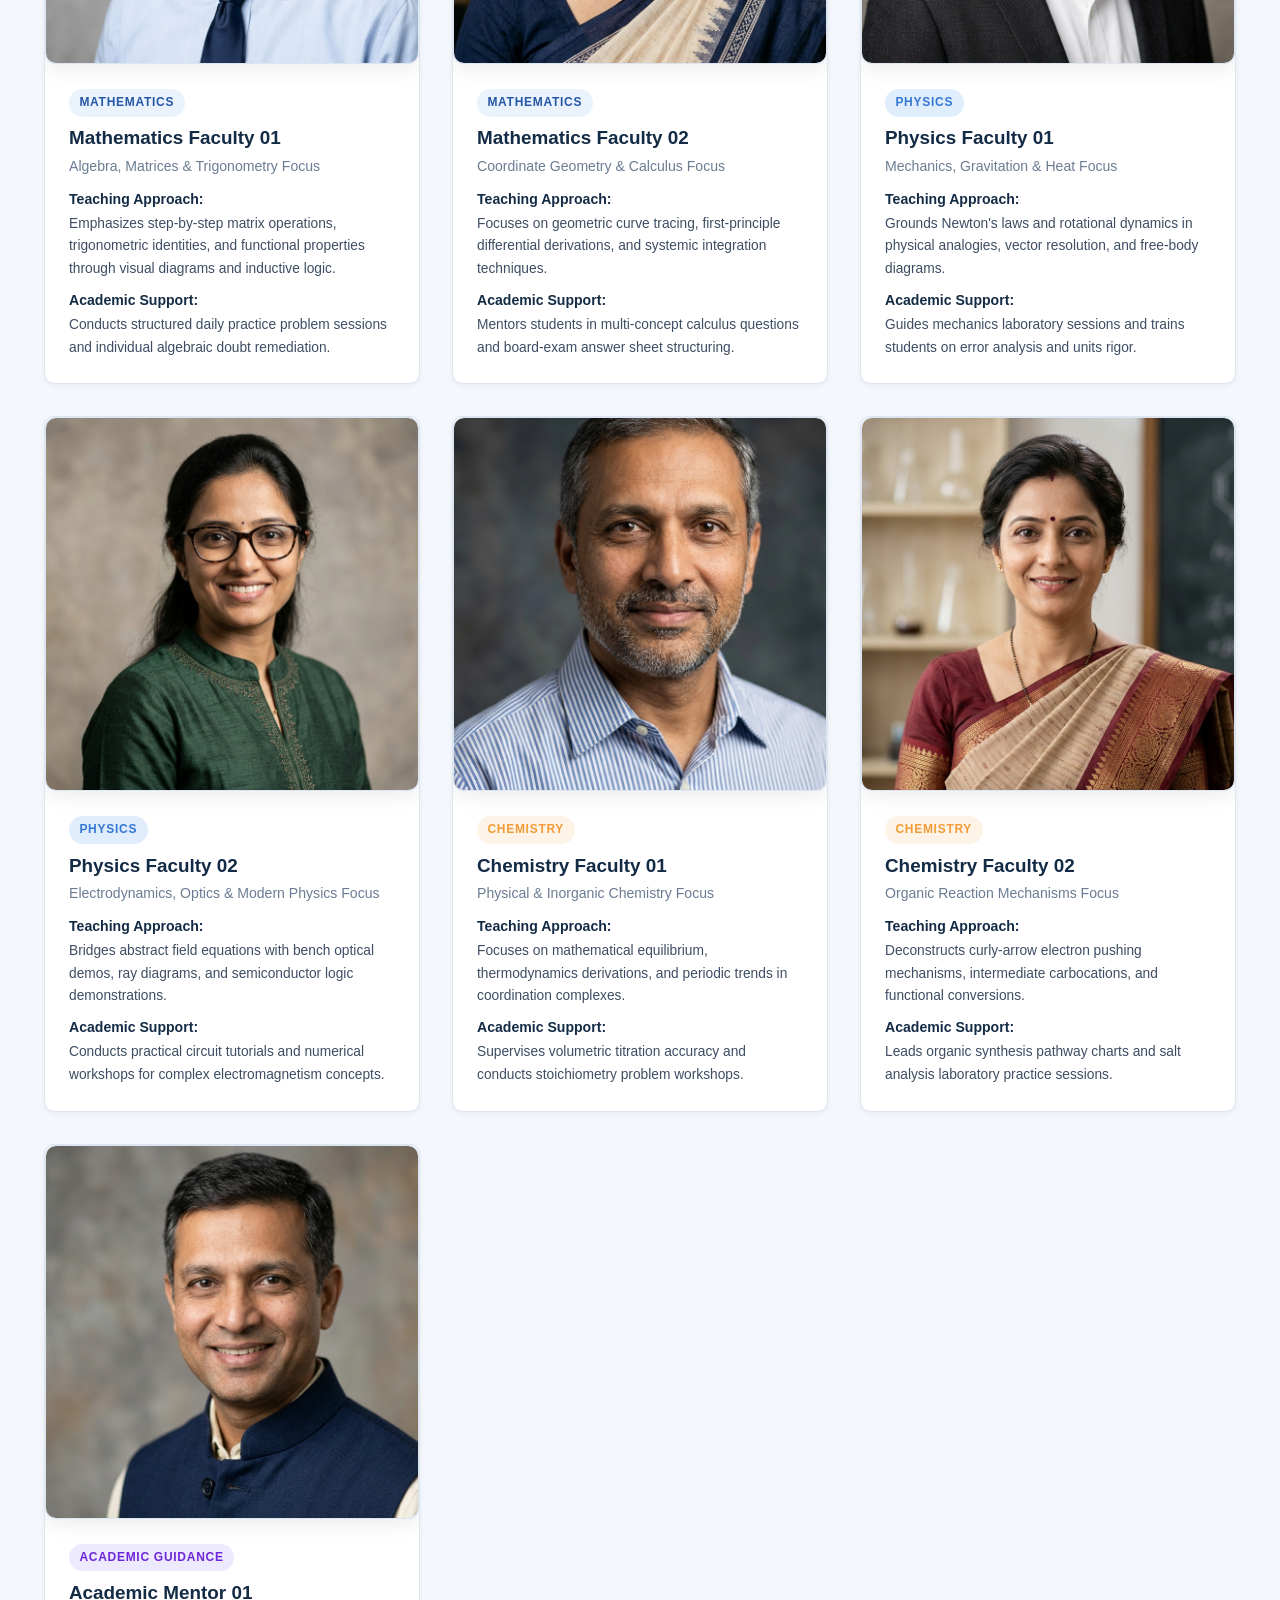
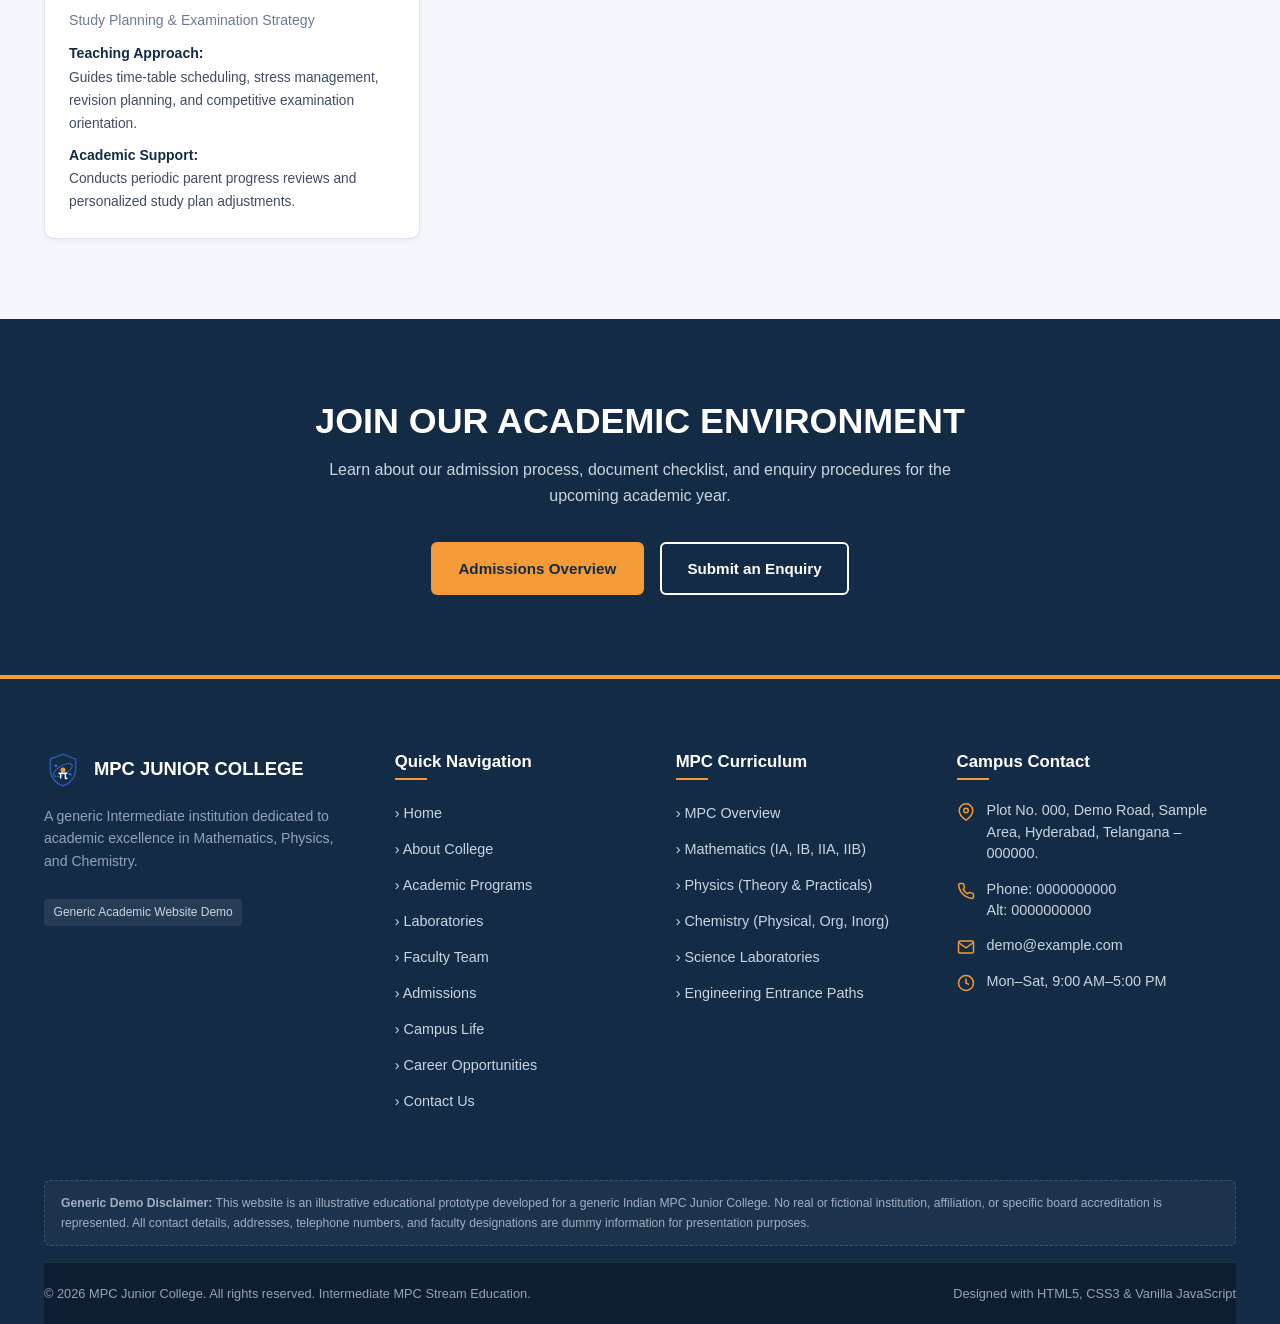
<file: faculty.html>
<!DOCTYPE html>
<html lang="en">
<head>
  <meta charset="UTF-8">
  <meta name="viewport" content="width=device-width, initial-scale=1.0">
  <title>Faculty & Academic Mentors | MPC Junior College</title>
  <meta name="description" content="Meet our dedicated Mathematics, Physics, and Chemistry faculty mentors committed to concept-first Intermediate instruction and disciplined academic guidance.">
  <link rel="icon" type="image/svg+xml" href="assets/icons/academic-logo.svg">
  <link rel="stylesheet" href="assets/css/style.css">
</head>
<body>

  <!-- Top Contact Bar -->
  <header class="top-bar">
    <div class="container">
      <div class="top-bar-left">
        <span class="top-bar-item">
          <svg width="14" height="14" viewBox="0 0 24 24" fill="none" stroke="currentColor" stroke-width="2"><path d="M22 16.92v3a2 2 0 0 1-2.18 2 19.79 19.79 0 0 1-8.63-3.07 19.5 19.5 0 0 1-6-6 19.79 19.79 0 0 1-3.07-8.67A2 2 0 0 1 4.11 2h3a2 2 0 0 1 2 1.72 12.84 12.84 0 0 0 .7 2.81 2 2 0 0 1-.45 2.11L8.09 9.91a16 16 0 0 0 6 6l1.27-1.27a2 2 0 0 1 2.11-.45 12.84 12.84 0 0 0 2.81.7A2 2 0 0 1 22 16.92z"/></svg>
          Tel: 0000000000
        </span>
        <span class="top-bar-item">
          <svg width="14" height="14" viewBox="0 0 24 24" fill="none" stroke="currentColor" stroke-width="2"><path d="M4 4h16c1.1 0 2 .9 2 2v12c0 1.1-.9 2-2 2H4c-1.1 0-2-.9-2-2V6c0-1.1.9-2 2-2z"/><polyline points="22,6 12,13 2,6"/></svg>
          <a href="mailto:demo@example.com">demo@example.com</a>
        </span>
      </div>
      <div class="top-bar-right">
        <span class="top-bar-item">
          <svg width="14" height="14" viewBox="0 0 24 24" fill="none" stroke="currentColor" stroke-width="2"><circle cx="12" cy="12" r="10"/><polyline points="12 6 12 12 16 14"/></svg>
          Hours: Mon–Sat, 9:00 AM–5:00 PM
        </span>
        <span class="top-bar-item">Intermediate MPC Stream</span>
      </div>
    </div>
  </header>

  <!-- Navigation -->
  <div class="main-header">
    <div class="container">
      <nav class="navbar" aria-label="Main Navigation">
        <a href="index.html" class="brand-logo" aria-label="MPC Junior College Home">
          <img src="assets/icons/academic-logo.svg" alt="MPC Academic Emblem" class="logo-symbol" width="44" height="44">
          <div class="brand-text-block">
            <span class="brand-title">MPC JUNIOR COLLEGE</span>
            <span class="brand-subtitle">INTERMEDIATE EDUCATION</span>
          </div>
        </a>

        <button class="nav-toggle" aria-label="Toggle Navigation Menu" aria-expanded="false">
          <span></span>
          <span></span>
          <span></span>
        </button>

                        <ul class="nav-menu">
          <li class="nav-item"><a href="index.html" class="nav-link">Home</a></li>
          <li class="nav-item dropdown">
            <a href="#" class="nav-link dropdown-toggle" role="button" aria-expanded="false">Academics</a>
            <ul class="dropdown-menu">
              <li class="dropdown-item"><a href="academics.html">Academic Programs</a></li>
              <li class="dropdown-item"><a href="subjects.html">All MPC Subjects</a></li>
              <li class="dropdown-item"><a href="mathematics.html">Mathematics</a></li>
              <li class="dropdown-item"><a href="physics.html">Physics</a></li>
              <li class="dropdown-item"><a href="chemistry.html">Chemistry</a></li>
              <li class="dropdown-item"><a href="laboratories.html">Science Laboratories</a></li>
            </ul>
          </li>
          <li class="nav-item dropdown">
            <a href="#" class="nav-link dropdown-toggle" role="button" aria-expanded="false">About &amp; Campus</a>
            <ul class="dropdown-menu">
              <li class="dropdown-item"><a href="about.html">About College</a></li>
              <li class="dropdown-item"><a href="faculty.html">Faculty &amp; Mentors</a></li>
              <li class="dropdown-item"><a href="campus-life.html">Campus Life</a></li>
              <li class="dropdown-item"><a href="career-guidance.html">Career Guidance</a></li>
            </ul>
          </li>
          <li class="nav-item dropdown">
            <a href="#" class="nav-link dropdown-toggle" role="button" aria-expanded="false">Admissions &amp; Contact</a>
            <ul class="dropdown-menu">
              <li class="dropdown-item"><a href="admissions.html">Admissions &amp; Eligibility</a></li>
              <li class="dropdown-item"><a href="contact.html">Contact Us</a></li>
            </ul>
          </li>
          <li class="nav-cta">
            <a href="contact.html#enquire" class="btn btn-primary btn-sm">Enquire Now</a>
          </li>
        </ul>
      </nav>
    </div>
  </div>

  <!-- Page Banner -->
  <section class="page-banner">
    <div class="container">
      <div class="page-banner-content">
        <ul class="breadcrumb">
          <li><a href="index.html">Home</a></li>
          <li class="breadcrumb-sep">/</li>
          <li class="breadcrumb-current">Faculty</li>
        </ul>
        <h1>Faculty & Academic Mentors</h1>
        <p>A structured teaching team dedicated to conceptual depth, methodical problem-solving practice, and responsive student support in Mathematics, Physics, and Chemistry.</p>
      </div>
    </div>
  </section>

  <main id="main-content">
    <!-- INTRO SPLIT -->
    <section class="section section-alt">
      <div class="container">
        <div class="grid-2" style="align-items: center;">
          <div>
            <span class="section-kicker">Academic Mentorship</span>
            <h2>Concept-Oriented Teaching Philosophy</h2>
            <p>
              In an Intermediate MPC program, faculty members serve not only as classroom instructors, but as intellectual guides who teach students how to read complex scientific texts, break down multidimensional problems, and articulate rigorous derivations.
            </p>
            <p>
              Our mentors conduct daily classroom lectures, supervise practical laboratory investigations, and hold regular doubt-clarification clinics to ensure that no student falls behind in foundational concepts.
            </p>
            <div style="background: var(--light-bg); padding: 0.85rem 1rem; border-left: 3px solid var(--royal-blue); border-radius: var(--radius-sm); font-size: 0.85rem; color: var(--body-text);">
              <em>Generic Notice: All profiles presented on this page use generic labels and illustrative pedagogical approaches. No real or fictional individual names, academic degrees, or institutional affiliations are claimed.</em>
            </div>
          </div>

          <!-- IMG-41: faculty-team-overview.webp -->
          <div class="img-placeholder-wrapper aspect-16-9">
              <img src="images/faculty-team-overview.jpeg" alt="MPC Junior College academic faculty and teaching team" loading="lazy">
            </div>
        </div>
      </div>
    </section>

    <!-- GENERIC FACULTY PROFILES (GRID) -->
    <section class="section">
      <div class="container">
        <div class="section-header">
          <span class="section-kicker">Teaching Team</span>
          <h2>Generic Faculty Profiles</h2>
          <p class="section-subtitle">Illustrative instructional team guiding the MPC Intermediate cohort.</p>
        </div>

        <div class="grid-3">
          <!-- Math Faculty 01 -->
          <div class="faculty-card">
            <div class="img-placeholder-wrapper aspect-1-1">
              <img src="images/faculty-math-01.jpeg" alt="Mathematics Faculty 01 - Algebra and Matrices Specialist" loading="lazy">
            </div>
            <div class="faculty-info">
              <span class="faculty-subject-tag">Mathematics</span>
              <h3 style="font-size: 1.18rem; margin-bottom: 0.25rem;">Mathematics Faculty 01</h3>
              <div class="faculty-role">Algebra, Matrices & Trigonometry Focus</div>
              <h5 style="margin-top: 0.75rem; margin-bottom: 0.3rem; font-size: 0.88rem; color: var(--navy);">Teaching Approach:</h5>
              <p style="font-size: 0.86rem; margin-bottom: 0.65rem;">Emphasizes step-by-step matrix operations, trigonometric identities, and functional properties through visual diagrams and inductive logic.</p>
              <h5 style="margin-bottom: 0.3rem; font-size: 0.88rem; color: var(--navy);">Academic Support:</h5>
              <p style="font-size: 0.86rem; margin-bottom: 0;">Conducts structured daily practice problem sessions and individual algebraic doubt remediation.</p>
            </div>
          </div>

          <!-- Math Faculty 02 -->
          <div class="faculty-card">
            <div class="img-placeholder-wrapper aspect-1-1">
              <img src="images/faculty-math-02.jpeg" alt="Mathematics Faculty 02 - Coordinate Geometry and Calculus Specialist" loading="lazy">
            </div>
            <div class="faculty-info">
              <span class="faculty-subject-tag">Mathematics</span>
              <h3 style="font-size: 1.18rem; margin-bottom: 0.25rem;">Mathematics Faculty 02</h3>
              <div class="faculty-role">Coordinate Geometry & Calculus Focus</div>
              <h5 style="margin-top: 0.75rem; margin-bottom: 0.3rem; font-size: 0.88rem; color: var(--navy);">Teaching Approach:</h5>
              <p style="font-size: 0.86rem; margin-bottom: 0.65rem;">Focuses on geometric curve tracing, first-principle differential derivations, and systemic integration techniques.</p>
              <h5 style="margin-bottom: 0.3rem; font-size: 0.88rem; color: var(--navy);">Academic Support:</h5>
              <p style="font-size: 0.86rem; margin-bottom: 0;">Mentors students in multi-concept calculus questions and board-exam answer sheet structuring.</p>
            </div>
          </div>

          <!-- Physics Faculty 01 -->
          <div class="faculty-card">
            <div class="img-placeholder-wrapper aspect-1-1">
              <img src="images/faculty-physics-01.jpeg" alt="Physics Faculty 01 - Classical Mechanics and Thermodynamics Specialist" loading="lazy">
            </div>
            <div class="faculty-info">
              <span class="faculty-subject-tag" style="background: #E0EDFD; color: var(--electric-blue);">Physics</span>
              <h3 style="font-size: 1.18rem; margin-bottom: 0.25rem;">Physics Faculty 01</h3>
              <div class="faculty-role">Mechanics, Gravitation & Heat Focus</div>
              <h5 style="margin-top: 0.75rem; margin-bottom: 0.3rem; font-size: 0.88rem; color: var(--navy);">Teaching Approach:</h5>
              <p style="font-size: 0.86rem; margin-bottom: 0.65rem;">Grounds Newton's laws and rotational dynamics in physical analogies, vector resolution, and free-body diagrams.</p>
              <h5 style="margin-bottom: 0.3rem; font-size: 0.88rem; color: var(--navy);">Academic Support:</h5>
              <p style="font-size: 0.86rem; margin-bottom: 0;">Guides mechanics laboratory sessions and trains students on error analysis and units rigor.</p>
            </div>
          </div>

          <!-- Physics Faculty 02 -->
          <div class="faculty-card">
            <div class="img-placeholder-wrapper aspect-1-1">
              <img src="images/faculty-physics-02.jpeg" alt="Physics Faculty 02 - Electrodynamics and Modern Physics Specialist" loading="lazy">
            </div>
            <div class="faculty-info">
              <span class="faculty-subject-tag" style="background: #E0EDFD; color: var(--electric-blue);">Physics</span>
              <h3 style="font-size: 1.18rem; margin-bottom: 0.25rem;">Physics Faculty 02</h3>
              <div class="faculty-role">Electrodynamics, Optics & Modern Physics Focus</div>
              <h5 style="margin-top: 0.75rem; margin-bottom: 0.3rem; font-size: 0.88rem; color: var(--navy);">Teaching Approach:</h5>
              <p style="font-size: 0.86rem; margin-bottom: 0.65rem;">Bridges abstract field equations with bench optical demos, ray diagrams, and semiconductor logic demonstrations.</p>
              <h5 style="margin-bottom: 0.3rem; font-size: 0.88rem; color: var(--navy);">Academic Support:</h5>
              <p style="font-size: 0.86rem; margin-bottom: 0;">Conducts practical circuit tutorials and numerical workshops for complex electromagnetism concepts.</p>
            </div>
          </div>

          <!-- Chemistry Faculty 01 -->
          <div class="faculty-card">
            <div class="img-placeholder-wrapper aspect-1-1">
              <img src="images/faculty-chem-01.jpeg" alt="Chemistry Faculty 01 - Physical and Inorganic Chemistry Specialist" loading="lazy">
            </div>
            <div class="faculty-info">
              <span class="faculty-subject-tag" style="background: #FEF3E7; color: var(--accent-orange);">Chemistry</span>
              <h3 style="font-size: 1.18rem; margin-bottom: 0.25rem;">Chemistry Faculty 01</h3>
              <div class="faculty-role">Physical & Inorganic Chemistry Focus</div>
              <h5 style="margin-top: 0.75rem; margin-bottom: 0.3rem; font-size: 0.88rem; color: var(--navy);">Teaching Approach:</h5>
              <p style="font-size: 0.86rem; margin-bottom: 0.65rem;">Focuses on mathematical equilibrium, thermodynamics derivations, and periodic trends in coordination complexes.</p>
              <h5 style="margin-bottom: 0.3rem; font-size: 0.88rem; color: var(--navy);">Academic Support:</h5>
              <p style="font-size: 0.86rem; margin-bottom: 0;">Supervises volumetric titration accuracy and conducts stoichiometry problem workshops.</p>
            </div>
          </div>

          <!-- Chemistry Faculty 02 -->
          <div class="faculty-card">
            <div class="img-placeholder-wrapper aspect-1-1">
              <img src="images/faculty-chem-02.jpeg" alt="Chemistry Faculty 02 - Organic Reaction Mechanisms Specialist" loading="lazy">
            </div>
            <div class="faculty-info">
              <span class="faculty-subject-tag" style="background: #FEF3E7; color: var(--accent-orange);">Chemistry</span>
              <h3 style="font-size: 1.18rem; margin-bottom: 0.25rem;">Chemistry Faculty 02</h3>
              <div class="faculty-role">Organic Reaction Mechanisms Focus</div>
              <h5 style="margin-top: 0.75rem; margin-bottom: 0.3rem; font-size: 0.88rem; color: var(--navy);">Teaching Approach:</h5>
              <p style="font-size: 0.86rem; margin-bottom: 0.65rem;">Deconstructs curly-arrow electron pushing mechanisms, intermediate carbocations, and functional conversions.</p>
              <h5 style="margin-bottom: 0.3rem; font-size: 0.88rem; color: var(--navy);">Academic Support:</h5>
              <p style="font-size: 0.86rem; margin-bottom: 0;">Leads organic synthesis pathway charts and salt analysis laboratory practice sessions.</p>
            </div>
          </div>

          <!-- Academic Mentor 01 -->
          <div class="faculty-card">
            <div class="img-placeholder-wrapper aspect-1-1">
              <img src="images/faculty-mentor-01.jpeg" alt="Academic Mentor 01 - Study Planning and Examination Strategy" loading="lazy">
            </div>
            <div class="faculty-info">
              <span class="faculty-subject-tag" style="background: #EDE9FE; color: #6D28D9;">Academic Guidance</span>
              <h3 style="font-size: 1.18rem; margin-bottom: 0.25rem;">Academic Mentor 01</h3>
              <div class="faculty-role">Study Planning & Examination Strategy</div>
              <h5 style="margin-top: 0.75rem; margin-bottom: 0.3rem; font-size: 0.88rem; color: var(--navy);">Teaching Approach:</h5>
              <p style="font-size: 0.86rem; margin-bottom: 0.65rem;">Guides time-table scheduling, stress management, revision planning, and competitive examination orientation.</p>
              <h5 style="margin-bottom: 0.3rem; font-size: 0.88rem; color: var(--navy);">Academic Support:</h5>
              <p style="font-size: 0.86rem; margin-bottom: 0;">Conducts periodic parent progress reviews and personalized study plan adjustments.</p>
            </div>
          </div>
        </div>
      </div>
    </section>

    <!-- CTA -->
    <section class="section section-navy" style="text-align: center;">
      <div class="container">
        <h2>JOIN OUR ACADEMIC ENVIRONMENT</h2>
        <p style="max-width: 650px; margin: 0 auto 2rem auto;">
          Learn about our admission process, document checklist, and enquiry procedures for the upcoming academic year.
        </p>
        <div class="btn-group" style="justify-content: center;">
          <a href="admissions.html" class="btn btn-primary">Admissions Overview</a>
          <a href="contact.html#enquire" class="btn btn-outline-white">Submit an Enquiry</a>
        </div>
      </div>
    </section>
  </main>

  <!-- Footer -->
  <footer class="main-footer">
    <div class="container">
      <div class="footer-grid">
        <div class="footer-col">
          <div style="display: flex; align-items: center; gap: 0.75rem; margin-bottom: 1rem;">
            <img src="assets/icons/academic-logo.svg" alt="MPC Logo Symbol" width="38" height="38">
            <span style="color: #FFFFFF; font-weight: 800; font-size: 1.15rem;">MPC JUNIOR COLLEGE</span>
          </div>
          <p style="font-size: 0.88rem; line-height: 1.6; color: #94A3B8;">
            A generic Intermediate institution dedicated to academic excellence in Mathematics, Physics, and Chemistry.
          </p>
          <span style="display: inline-block; font-size: 0.75rem; color: #CBD5E1; background: rgba(255,255,255,0.08); padding: 0.25rem 0.6rem; border-radius: 4px; margin-top: 0.5rem;">
            Generic Academic Website Demo
          </span>
        </div>

        <div class="footer-col">
          <h4>Quick Navigation</h4>
          <ul class="footer-links">
            <li><a href="index.html">&rsaquo; Home</a></li>
            <li><a href="about.html">&rsaquo; About College</a></li>
            <li><a href="academics.html">&rsaquo; Academic Programs</a></li>
            <li><a href="laboratories.html">&rsaquo; Laboratories</a></li>
            <li><a href="faculty.html">&rsaquo; Faculty Team</a></li>
            <li><a href="admissions.html">&rsaquo; Admissions</a></li>
            <li><a href="campus-life.html">&rsaquo; Campus Life</a></li>
            <li><a href="career-guidance.html">&rsaquo; Career Opportunities</a></li>
            <li><a href="contact.html">&rsaquo; Contact Us</a></li>
          </ul>
        </div>

        <div class="footer-col">
          <h4>MPC Curriculum</h4>
          <ul class="footer-links">
            <li><a href="subjects.html">&rsaquo; MPC Overview</a></li>
            <li><a href="mathematics.html">&rsaquo; Mathematics (IA, IB, IIA, IIB)</a></li>
            <li><a href="physics.html">&rsaquo; Physics (Theory & Practicals)</a></li>
            <li><a href="chemistry.html">&rsaquo; Chemistry (Physical, Org, Inorg)</a></li>
            <li><a href="laboratories.html">&rsaquo; Science Laboratories</a></li>
            <li><a href="career-guidance.html">&rsaquo; Engineering Entrance Paths</a></li>
          </ul>
        </div>

        <div class="footer-col">
          <h4>Campus Contact</h4>
          <ul class="footer-contact-list">
            <li class="footer-contact-item">
              <svg width="18" height="18" viewBox="0 0 24 24" fill="none" stroke="currentColor" stroke-width="2"><path d="M21 10c0 7-9 13-9 13s-9-6-9-13a9 9 0 0 1 18 0z"/><circle cx="12" cy="10" r="3"/></svg>
              <span>Plot No. 000, Demo Road, Sample Area, Hyderabad, Telangana – 000000.</span>
            </li>
            <li class="footer-contact-item">
              <svg width="18" height="18" viewBox="0 0 24 24" fill="none" stroke="currentColor" stroke-width="2"><path d="M22 16.92v3a2 2 0 0 1-2.18 2 19.79 19.79 0 0 1-8.63-3.07 19.5 19.5 0 0 1-6-6 19.79 19.79 0 0 1-3.07-8.67A2 2 0 0 1 4.11 2h3a2 2 0 0 1 2 1.72 12.84 12.84 0 0 0 .7 2.81 2 2 0 0 1-.45 2.11L8.09 9.91a16 16 0 0 0 6 6l1.27-1.27a2 2 0 0 1 2.11-.45 12.84 12.84 0 0 0 2.81.7A2 2 0 0 1 22 16.92z"/></svg>
              <span>Phone: 0000000000<br>Alt: 0000000000</span>
            </li>
            <li class="footer-contact-item">
              <svg width="18" height="18" viewBox="0 0 24 24" fill="none" stroke="currentColor" stroke-width="2"><path d="M4 4h16c1.1 0 2 .9 2 2v12c0 1.1-.9 2-2 2H4c-1.1 0-2-.9-2-2V6c0-1.1.9-2 2-2z"/><polyline points="22,6 12,13 2,6"/></svg>
              <a href="mailto:demo@example.com" style="color: #CBD5E1;">demo@example.com</a>
            </li>
            <li class="footer-contact-item">
              <svg width="18" height="18" viewBox="0 0 24 24" fill="none" stroke="currentColor" stroke-width="2"><circle cx="12" cy="12" r="10"/><polyline points="12 6 12 12 16 14"/></svg>
              <span>Mon–Sat, 9:00 AM–5:00 PM</span>
            </li>
          </ul>
        </div>
      </div>

      <div class="disclaimer-box">
        <strong>Generic Demo Disclaimer:</strong> This website is an illustrative educational prototype developed for a generic Indian MPC Junior College. No real or fictional institution, affiliation, or specific board accreditation is represented. All contact details, addresses, telephone numbers, and faculty designations are dummy information for presentation purposes.
      </div>

      <div class="footer-bottom-disclaimer">
        <div class="footer-copyright">
          <span>&copy; 2026 MPC Junior College. All rights reserved. Intermediate MPC Stream Education.</span>
          <span>Designed with HTML5, CSS3 & Vanilla JavaScript</span>
        </div>
      </div>
    </div>
  </footer>

  <script src="assets/js/script.js"></script>
</body>
</html>
</file>
<file: assets/css/style.css>
/* ==========================================================================
   MPC JUNIOR COLLEGE — PREMIUM ACADEMIC STYLESHEET
   Clean, Modern, Fully Responsive Static CSS
   ========================================================================== */

/* --- ROOT VARIABLES --- */
:root {
  --navy: #142B45;
  --royal-blue: #2457A6;
  --electric-blue: #3478D4;
  --accent-orange: #F29B38;
  --accent-orange-hover: #DE8521;
  --white: #FFFFFF;
  --light-bg: #F4F7FB;
  --soft-blue: #EAF3FC;
  --dark-text: #202B3C;
  --body-text: #3E4D63;
  --muted-text: #6B7C93;
  --border-color: #DDE5F0;
  --card-bg: #FFFFFF;
  
  --font-main: -apple-system, BlinkMacSystemFont, "Segoe UI", Roboto, "Helvetica Neue", Arial, sans-serif;
  --font-heading: -apple-system, BlinkMacSystemFont, "Segoe UI", Roboto, "Helvetica Neue", Arial, sans-serif;
  
  --shadow-sm: 0 2px 6px rgba(20, 43, 69, 0.05);
  --shadow-md: 0 6px 18px rgba(20, 43, 69, 0.08);
  --shadow-lg: 0 14px 32px rgba(20, 43, 69, 0.12);
  --shadow-hover: 0 18px 40px rgba(36, 87, 166, 0.16);
  
  --radius-sm: 6px;
  --radius-md: 10px;
  --radius-lg: 16px;
  --radius-pill: 9999px;
  
  --transition: all 0.28s cubic-bezier(0.4, 0, 0.2, 1);
  --max-width: 1240px;
}

/* --- RESET & GLOBAL STYLES --- */
*, *::before, *::after {
  box-sizing: border-box;
  margin: 0;
  padding: 0;
}

html {
  font-size: 16px;
  scroll-behavior: smooth;
  -webkit-text-size-adjust: 100%;
}

body {
  font-family: var(--font-main);
  background-color: var(--light-bg);
  color: var(--body-text);
  line-height: 1.65;
  overflow-x: hidden;
  display: flex;
  flex-direction: column;
  min-height: 100vh;
}

h1, h2, h3, h4, h5, h6 {
  color: var(--navy);
  font-family: var(--font-heading);
  font-weight: 700;
  line-height: 1.28;
  margin-bottom: 0.75rem;
}

h1 { font-size: clamp(2rem, 3.8vw, 3.2rem); }
h2 { font-size: clamp(1.65rem, 2.8vw, 2.35rem); }
h3 { font-size: clamp(1.25rem, 2vw, 1.65rem); }
h4 { font-size: 1.18rem; }
h5 { font-size: 1.05rem; }
h6 { font-size: 0.95rem; }

p {
  margin-bottom: 1.15rem;
  color: var(--body-text);
}

p:last-child {
  margin-bottom: 0;
}

a {
  color: var(--royal-blue);
  text-decoration: none;
  transition: var(--transition);
}

a:hover, a:focus {
  color: var(--navy);
}

ul, ol {
  margin-bottom: 1.25rem;
  padding-left: 1.35rem;
}

li {
  margin-bottom: 0.4rem;
}

img, svg {
  display: block;
  max-width: 100%;
}

/* --- LAYOUT UTILITIES --- */
.container {
  width: 100%;
  max-width: var(--max-width);
  margin-left: auto;
  margin-right: auto;
  padding-left: 1.5rem;
  padding-right: 1.5rem;
}

.section {
  padding: 5rem 0;
}

.section-sm {
  padding: 3.5rem 0;
}

.section-alt {
  background-color: var(--white);
}

.section-blue {
  background-color: var(--soft-blue);
}

.section-navy {
  background-color: var(--navy);
  color: #E2E8F0;
}

.section-navy h1, .section-navy h2, .section-navy h3, .section-navy h4 {
  color: var(--white);
}

.section-navy p {
  color: #CBD5E1;
}

/* --- HEADER TAGS & SECTION HEADERS --- */
.section-header {
  text-align: center;
  max-width: 760px;
  margin: 0 auto 3.5rem auto;
}

.section-header.text-left {
  text-align: left;
  margin-left: 0;
}

.section-kicker {
  display: inline-block;
  font-size: 0.82rem;
  font-weight: 700;
  text-transform: uppercase;
  letter-spacing: 0.08em;
  color: var(--royal-blue);
  background-color: var(--soft-blue);
  padding: 0.35rem 0.85rem;
  border-radius: var(--radius-pill);
  margin-bottom: 0.85rem;
  border: 1px solid rgba(52, 120, 212, 0.2);
}

.section-navy .section-kicker {
  background-color: rgba(255, 255, 255, 0.1);
  color: var(--accent-orange);
  border-color: rgba(242, 155, 56, 0.3);
}

.section-subtitle {
  font-size: 1.08rem;
  color: var(--muted-text);
  margin-top: 0.75rem;
  line-height: 1.6;
}

/* --- BUTTONS --- */
.btn {
  display: inline-flex;
  align-items: center;
  justify-content: center;
  gap: 0.5rem;
  font-size: 0.95rem;
  font-weight: 600;
  padding: 0.75rem 1.6rem;
  border-radius: var(--radius-sm);
  cursor: pointer;
  border: 2px solid transparent;
  transition: var(--transition);
  text-align: center;
  white-space: nowrap;
}

.btn-primary {
  background-color: var(--accent-orange);
  color: var(--navy);
  border-color: var(--accent-orange);
}

.btn-primary:hover, .btn-primary:focus {
  background-color: var(--accent-orange-hover);
  border-color: var(--accent-orange-hover);
  color: var(--navy);
  transform: translateY(-2px);
  box-shadow: 0 6px 16px rgba(242, 155, 56, 0.35);
}

.btn-navy {
  background-color: var(--navy);
  color: var(--white);
  border-color: var(--navy);
}

.btn-navy:hover, .btn-navy:focus {
  background-color: var(--royal-blue);
  border-color: var(--royal-blue);
  color: var(--white);
  transform: translateY(-2px);
  box-shadow: 0 6px 16px rgba(20, 43, 69, 0.25);
}

.btn-outline-white {
  background-color: transparent;
  color: var(--white);
  border-color: var(--white);
}

.btn-outline-white:hover, .btn-outline-white:focus {
  background-color: var(--white);
  color: var(--navy);
  transform: translateY(-2px);
}

.btn-outline-navy {
  background-color: transparent;
  color: var(--navy);
  border-color: var(--navy);
}

.btn-outline-navy:hover, .btn-outline-navy:focus {
  background-color: var(--navy);
  color: var(--white);
  transform: translateY(-2px);
}

.btn-sm {
  padding: 0.45rem 1rem;
  font-size: 0.85rem;
}

.btn-group {
  display: flex;
  flex-wrap: wrap;
  gap: 1rem;
  align-items: center;
}

/* --- TOP BAR --- */
.top-bar {
  background-color: var(--navy);
  color: #CBD5E1;
  font-size: 0.82rem;
  border-bottom: 1px solid rgba(255, 255, 255, 0.08);
  padding: 0.45rem 0;
}

.top-bar .container {
  display: flex;
  justify-content: space-between;
  align-items: center;
  flex-wrap: wrap;
  gap: 0.5rem;
}

.top-bar-left, .top-bar-right {
  display: flex;
  align-items: center;
  gap: 1.25rem;
  flex-wrap: wrap;
}

.top-bar-item {
  display: inline-flex;
  align-items: center;
  gap: 0.4rem;
  color: #CBD5E1;
}

.top-bar-item a {
  color: #E2E8F0;
}

.top-bar-item a:hover {
  color: var(--accent-orange);
}

/* --- MAIN NAVIGATION --- */
.main-header {
  position: sticky;
  top: 0;
  z-index: 1000;
  background-color: var(--white);
  box-shadow: var(--shadow-sm);
  transition: var(--transition);
}

.main-header.scrolled {
  box-shadow: var(--shadow-md);
}

.navbar {
  display: flex;
  align-items: center;
  justify-content: space-between;
  padding: 0.85rem 0;
}

/* LOGO */
.brand-logo {
  display: inline-flex;
  align-items: center;
  gap: 0.85rem;
  text-decoration: none;
}

.logo-symbol {
  width: 44px;
  height: 44px;
  flex-shrink: 0;
}

.brand-text-block {
  display: flex;
  flex-direction: column;
}

.brand-title {
  font-size: 1.22rem;
  font-weight: 800;
  letter-spacing: -0.01em;
  color: var(--navy);
  line-height: 1.1;
}

.brand-subtitle {
  font-size: 0.72rem;
  font-weight: 600;
  letter-spacing: 0.08em;
  text-transform: uppercase;
  color: var(--royal-blue);
}

/* NAV LINKS */
.nav-menu {
  display: flex;
  align-items: center;
  list-style: none;
  margin: 0;
  padding: 0;
  gap: 0.35rem;
}

.nav-item {
  position: relative;
}

.nav-link {
  display: inline-flex;
  align-items: center;
  gap: 0.3rem;
  padding: 0.55rem 0.75rem;
  font-size: 0.92rem;
  font-weight: 600;
  color: var(--navy);
  border-radius: var(--radius-sm);
  transition: var(--transition);
}

.nav-link:hover, .nav-link:focus, .nav-link.active {
  color: var(--royal-blue);
  background-color: var(--soft-blue);
}

/* DROPDOWN */
.dropdown {
  position: relative;
}

.dropdown-toggle {
  cursor: pointer;
}

.dropdown-toggle::after {
  content: "";
  display: inline-block;
  width: 6px;
  height: 6px;
  border-right: 2px solid currentColor;
  border-bottom: 2px solid currentColor;
  transform: rotate(45deg) translateY(-2px);
  margin-left: 0.3rem;
  transition: transform 0.2s ease;
}

.dropdown:hover .dropdown-toggle::after,
.dropdown.active .dropdown-toggle::after {
  transform: rotate(-135deg) translateY(-2px);
}

.dropdown-menu {
  position: absolute;
  top: 100%;
  left: 0;
  min-width: 235px;
  background-color: var(--white);
  border-radius: var(--radius-md);
  box-shadow: 0 10px 30px rgba(20, 43, 69, 0.14);
  border: 1px solid var(--border-color);
  padding: 0.6rem;
  list-style: none;
  opacity: 0;
  visibility: hidden;
  transform: translateY(8px);
  transition: all 0.22s cubic-bezier(0.165, 0.84, 0.44, 1);
  z-index: 1001;
}

.dropdown:hover .dropdown-menu,
.dropdown.open .dropdown-menu {
  opacity: 1;
  visibility: visible;
  transform: translateY(0);
}

.dropdown-item a {
  display: flex;
  align-items: center;
  padding: 0.6rem 0.9rem;
  font-size: 0.88rem;
  font-weight: 500;
  color: var(--dark-text);
  border-radius: var(--radius-sm);
  transition: var(--transition);
}

.dropdown-item a:hover, .dropdown-item a:focus {
  background-color: var(--soft-blue);
  color: var(--royal-blue);
}

.nav-cta {
  margin-left: 0.5rem;
}

/* MOBILE TOGGLE */
.nav-toggle {
  display: none;
  background: none;
  border: none;
  cursor: pointer;
  padding: 0.5rem;
  flex-direction: column;
  gap: 5px;
}

.nav-toggle span {
  display: block;
  width: 24px;
  height: 2px;
  background-color: var(--navy);
  border-radius: 2px;
  transition: var(--transition);
}

.nav-toggle.active span:nth-child(1) {
  transform: translateY(7px) rotate(45deg);
}
.nav-toggle.active span:nth-child(2) {
  opacity: 0;
}
.nav-toggle.active span:nth-child(3) {
  transform: translateY(-7px) rotate(-45deg);
}

/* --- PAGE BANNER & BREADCRUMB --- */
.page-banner {
  background: linear-gradient(135deg, var(--navy) 0%, #1A3759 60%, var(--royal-blue) 100%);
  color: var(--white);
  padding: 3.5rem 0 3rem 0;
  position: relative;
  overflow: hidden;
}

.page-banner::before {
  content: "";
  position: absolute;
  top: 0; right: 0; bottom: 0; left: 0;
  background-image: radial-gradient(rgba(255, 255, 255, 0.06) 1px, transparent 1px);
  background-size: 20px 20px;
  pointer-events: none;
}

.page-banner-content {
  position: relative;
  z-index: 2;
  max-width: 840px;
}

.page-banner h1 {
  color: var(--white);
  margin-bottom: 0.6rem;
}

.page-banner p {
  color: #DDE5F0;
  font-size: 1.12rem;
  margin-bottom: 1.25rem;
  line-height: 1.5;
}

.breadcrumb {
  display: flex;
  align-items: center;
  flex-wrap: wrap;
  gap: 0.5rem;
  list-style: none;
  font-size: 0.85rem;
  color: #94A3B8;
  margin: 0;
  padding: 0;
}

.breadcrumb a {
  color: #CBD5E1;
}

.breadcrumb a:hover {
  color: var(--accent-orange);
}

.breadcrumb-sep {
  color: #64748B;
}

.breadcrumb-current {
  color: var(--accent-orange);
  font-weight: 600;
}

/* --- HERO SECTION (HOMEPAGE) --- */
.hero-section {
  background: linear-gradient(135deg, #0E2034 0%, var(--navy) 45%, #183C66 100%);
  color: var(--white);
  padding: 4.5rem 0 5rem 0;
  position: relative;
  overflow: hidden;
}

.hero-section::after {
  content: "";
  position: absolute;
  top: -20%;
  right: -10%;
  width: 500px;
  height: 500px;
  background: radial-gradient(circle, rgba(52, 120, 212, 0.18) 0%, transparent 70%);
  border-radius: 50%;
  pointer-events: none;
}

.hero-grid {
  display: grid;
  grid-template-columns: 1.15fr 0.85fr;
  gap: 3.5rem;
  align-items: center;
  position: relative;
  z-index: 2;
}

.hero-content h1 {
  color: var(--white);
  margin-bottom: 1.25rem;
  letter-spacing: -0.02em;
}

.hero-lead {
  font-size: 1.18rem;
  color: #CBD5E1;
  margin-bottom: 2rem;
  line-height: 1.6;
}

.hero-badges {
  display: flex;
  flex-wrap: wrap;
  gap: 0.65rem;
  margin-bottom: 2rem;
}

.hero-badge-item {
  display: inline-flex;
  align-items: center;
  gap: 0.4rem;
  background: rgba(255, 255, 255, 0.08);
  border: 1px solid rgba(255, 255, 255, 0.15);
  color: #E2E8F0;
  font-size: 0.82rem;
  font-weight: 600;
  padding: 0.35rem 0.8rem;
  border-radius: var(--radius-pill);
}

.hero-media-wrapper {
  position: relative;
}

.hero-floating-card {
  position: absolute;
  background: var(--white);
  color: var(--dark-text);
  padding: 1rem 1.25rem;
  border-radius: var(--radius-md);
  box-shadow: var(--shadow-lg);
  border: 1px solid var(--border-color);
  z-index: 3;
}

.hero-floating-card.card-bottom-left {
  bottom: -1.5rem;
  left: -1.5rem;
}

.hero-floating-card.card-top-right {
  top: -1.5rem;
  right: -1.5rem;
}

.floating-card-title {
  font-size: 0.78rem;
  font-weight: 700;
  text-transform: uppercase;
  color: var(--royal-blue);
  letter-spacing: 0.05em;
}

.floating-card-value {
  font-size: 1.1rem;
  font-weight: 800;
  color: var(--navy);
}

/* --- IMAGE PLACEHOLDER STYLES --- */
.img-placeholder-wrapper {
  position: relative;
  width: 100%;
  border-radius: var(--radius-md);
  overflow: hidden;
  box-shadow: var(--shadow-md);
  border: 1px solid var(--border-color);
  background: #E2E8F0;
}

.aspect-16-9 {
  aspect-ratio: 16 / 9;
}

.aspect-4-3 {
  aspect-ratio: 4 / 3;
}

.aspect-1-1 {
  aspect-ratio: 1 / 1;
}

.aspect-3-2 {
  aspect-ratio: 3 / 2;
}

.img-placeholder {
  width: 100%;
  height: 100%;
  background: linear-gradient(135deg, #EBF1F7 0%, #DCE5EE 100%);
  display: flex;
  flex-direction: column;
  align-items: center;
  justify-content: center;
  padding: 1.5rem;
  text-align: center;
  position: relative;
  transition: var(--transition);
  user-select: none;
}

.img-placeholder::before {
  content: "";
  position: absolute;
  inset: 0;
  background-image: 
    linear-gradient(rgba(36, 87, 166, 0.04) 1px, transparent 1px),
    linear-gradient(90deg, rgba(36, 87, 166, 0.04) 1px, transparent 1px);
  background-size: 24px 24px;
  pointer-events: none;
}

.placeholder-icon {
  width: 48px;
  height: 48px;
  color: var(--royal-blue);
  opacity: 0.75;
  margin-bottom: 0.65rem;
  flex-shrink: 0;
}

.aspect-1-1 .placeholder-icon {
  width: 38px;
  height: 38px;
}

.placeholder-filename {
  font-family: SFMono-Regular, Menlo, Monaco, Consolas, "Liberation Mono", "Courier New", monospace;
  font-size: 0.78rem;
  font-weight: 600;
  color: var(--navy);
  background: rgba(255, 255, 255, 0.9);
  padding: 0.25rem 0.65rem;
  border-radius: 4px;
  border: 1px solid rgba(20, 43, 69, 0.12);
  margin-bottom: 0.4rem;
  word-break: break-all;
  max-width: 90%;
}

.placeholder-badge {
  font-size: 0.7rem;
  font-weight: 700;
  text-transform: uppercase;
  letter-spacing: 0.06em;
  color: var(--royal-blue);
  background-color: var(--soft-blue);
  padding: 0.2rem 0.5rem;
  border-radius: var(--radius-pill);
}

.placeholder-note {
  font-size: 0.72rem;
  color: var(--muted-text);
  margin-top: 0.4rem;
}

/* Real Image Display & Zoom Styling */
.img-placeholder-wrapper img,
.img-placeholder img {
  position: absolute;
  top: 0;
  left: 0;
  width: 100%;
  height: 100%;
  object-fit: cover;
  display: block;
  z-index: 2;
  border-radius: inherit;
  transition: transform 0.4s cubic-bezier(0.165, 0.84, 0.44, 1);
}

.img-placeholder-wrapper:hover img {
  transform: scale(1.03);
}

/* --- CARDS & GRID SYSTEMS --- */
.grid-2 {
  display: grid;
  grid-template-columns: repeat(2, 1fr);
  gap: 2rem;
}

.grid-3 {
  display: grid;
  grid-template-columns: repeat(3, 1fr);
  gap: 2rem;
}

.grid-4 {
  display: grid;
  grid-template-columns: repeat(4, 1fr);
  gap: 1.5rem;
}

.card {
  background-color: var(--card-bg);
  border-radius: var(--radius-md);
  border: 1px solid var(--border-color);
  box-shadow: var(--shadow-sm);
  transition: var(--transition);
  display: flex;
  flex-direction: column;
  overflow: hidden;
}

.card:hover {
  transform: translateY(-4px);
  box-shadow: var(--shadow-hover);
  border-color: rgba(52, 120, 212, 0.3);
}

.card-body {
  padding: 1.75rem;
  display: flex;
  flex-direction: column;
  flex-grow: 1;
}

.card-icon {
  width: 52px;
  height: 52px;
  border-radius: var(--radius-sm);
  background-color: var(--soft-blue);
  color: var(--royal-blue);
  display: flex;
  align-items: center;
  justify-content: center;
  margin-bottom: 1.25rem;
  font-size: 1.5rem;
}

.card-title {
  font-size: 1.25rem;
  margin-bottom: 0.65rem;
}

.card-link {
  margin-top: auto;
  display: inline-flex;
  align-items: center;
  gap: 0.35rem;
  font-weight: 600;
  font-size: 0.92rem;
  color: var(--royal-blue);
  padding-top: 1rem;
}

.card-link:hover {
  color: var(--navy);
  gap: 0.55rem;
}

/* Subject Specific Cards */
.subject-card {
  border-top: 4px solid var(--royal-blue);
}

.subject-card.math-card {
  border-top-color: #2457A6;
}

.subject-card.physics-card {
  border-top-color: #3478D4;
}

.subject-card.chem-card {
  border-top-color: #F29B38;
}

/* Feature Cards (Why Choose MPC) */
.feature-card {
  background-color: var(--white);
  padding: 1.75rem;
  border-radius: var(--radius-md);
  border: 1px solid var(--border-color);
  box-shadow: var(--shadow-sm);
  transition: var(--transition);
}

.feature-card:hover {
  transform: translateY(-3px);
  border-color: var(--royal-blue);
  box-shadow: var(--shadow-md);
}

.feature-icon-wrapper {
  width: 48px;
  height: 48px;
  border-radius: 50%;
  background: var(--soft-blue);
  color: var(--royal-blue);
  display: flex;
  align-items: center;
  justify-content: center;
  margin-bottom: 1rem;
}

/* Learning Journey Steps */
.journey-timeline {
  display: grid;
  grid-template-columns: repeat(auto-fit, minmax(280px, 1fr));
  gap: 1.5rem;
  position: relative;
}

.journey-step-card {
  background: var(--white);
  padding: 1.75rem;
  border-radius: var(--radius-md);
  border: 1px solid var(--border-color);
  position: relative;
  box-shadow: var(--shadow-sm);
  transition: var(--transition);
}

.journey-step-card:hover {
  transform: translateY(-3px);
  box-shadow: var(--shadow-md);
  border-color: var(--royal-blue);
}

.step-number {
  font-size: 0.78rem;
  font-weight: 800;
  color: var(--royal-blue);
  background-color: var(--soft-blue);
  padding: 0.25rem 0.65rem;
  border-radius: var(--radius-pill);
  display: inline-block;
  margin-bottom: 0.85rem;
  letter-spacing: 0.05em;
}

/* FACULTY PROFILES */
.faculty-card {
  background: var(--white);
  border-radius: var(--radius-md);
  border: 1px solid var(--border-color);
  overflow: hidden;
  box-shadow: var(--shadow-sm);
  transition: var(--transition);
  display: flex;
  flex-direction: column;
}

.faculty-card:hover {
  transform: translateY(-4px);
  box-shadow: var(--shadow-hover);
}

.faculty-info {
  padding: 1.5rem;
  flex-grow: 1;
}

.faculty-subject-tag {
  font-size: 0.75rem;
  font-weight: 700;
  text-transform: uppercase;
  letter-spacing: 0.06em;
  color: var(--royal-blue);
  background-color: var(--soft-blue);
  padding: 0.25rem 0.65rem;
  border-radius: var(--radius-pill);
  display: inline-block;
  margin-bottom: 0.6rem;
}

.faculty-role {
  font-size: 0.88rem;
  color: var(--muted-text);
  margin-bottom: 0.75rem;
}

/* TESTIMONIAL CARDS */
.testimonial-card {
  background-color: var(--white);
  border-radius: var(--radius-md);
  padding: 2rem;
  border: 1px solid var(--border-color);
  box-shadow: var(--shadow-sm);
  position: relative;
  display: flex;
  flex-direction: column;
  justify-content: space-between;
}

.testimonial-quote {
  font-style: italic;
  font-size: 0.98rem;
  line-height: 1.6;
  margin-bottom: 1.5rem;
  color: var(--dark-text);
}

.testimonial-author {
  display: flex;
  align-items: center;
  gap: 0.85rem;
}

.author-avatar-dummy {
  width: 44px;
  height: 44px;
  border-radius: 50%;
  background: var(--soft-blue);
  color: var(--royal-blue);
  font-weight: 700;
  display: flex;
  align-items: center;
  justify-content: center;
}

.author-name {
  font-weight: 700;
  color: var(--navy);
  font-size: 0.95rem;
}

.author-meta {
  font-size: 0.78rem;
  color: var(--muted-text);
}

.demo-disclaimer-pill {
  font-size: 0.68rem;
  font-weight: 600;
  color: #854D0E;
  background-color: #FEF9C3;
  padding: 0.15rem 0.45rem;
  border-radius: 4px;
  display: inline-block;
  margin-top: 0.25rem;
  border: 1px solid #FEF08A;
}

/* --- TIMETABLE / DATA TABLES --- */
.table-wrapper {
  overflow-x: auto;
  border-radius: var(--radius-md);
  border: 1px solid var(--border-color);
  background-color: var(--white);
  box-shadow: var(--shadow-sm);
  margin: 1.5rem 0;
}

.academic-table {
  width: 100%;
  border-collapse: collapse;
  text-align: left;
  font-size: 0.92rem;
}

.academic-table th {
  background-color: var(--navy);
  color: var(--white);
  padding: 1rem 1.25rem;
  font-weight: 600;
  letter-spacing: 0.02em;
}

.academic-table td {
  padding: 1rem 1.25rem;
  border-bottom: 1px solid var(--border-color);
  color: var(--body-text);
}

.academic-table tr:last-child td {
  border-bottom: none;
}

.academic-table tr:nth-child(even) {
  background-color: #F8FAFC;
}

/* --- ACCORDIONS (FAQ) --- */
.accordion {
  display: flex;
  flex-direction: column;
  gap: 0.85rem;
}

.accordion-item {
  background-color: var(--white);
  border: 1px solid var(--border-color);
  border-radius: var(--radius-md);
  overflow: hidden;
  box-shadow: var(--shadow-sm);
  transition: var(--transition);
}

.accordion-header {
  padding: 1.15rem 1.35rem;
  display: flex;
  align-items: center;
  justify-content: space-between;
  cursor: pointer;
  background: none;
  border: none;
  width: 100%;
  text-align: left;
  font-size: 1.02rem;
  font-weight: 700;
  color: var(--navy);
  transition: var(--transition);
}

.accordion-header:hover {
  background-color: var(--soft-blue);
  color: var(--royal-blue);
}

.accordion-icon {
  width: 18px;
  height: 18px;
  position: relative;
  flex-shrink: 0;
  transition: transform 0.28s ease;
}

.accordion-icon::before, .accordion-icon::after {
  content: "";
  position: absolute;
  background-color: var(--royal-blue);
  transition: var(--transition);
}

.accordion-icon::before {
  top: 8px; left: 2px; width: 14px; height: 2px;
}

.accordion-icon::after {
  top: 2px; left: 8px; width: 2px; height: 14px;
}

.accordion-item.active .accordion-icon {
  transform: rotate(45deg);
}

.accordion-body {
  max-height: 0;
  overflow: hidden;
  transition: max-height 0.3s ease-out, padding 0.3s ease;
  padding: 0 1.35rem;
}

.accordion-item.active .accordion-body {
  padding: 0 1.35rem 1.35rem 1.35rem;
}

/* --- FORMS --- */
.form-card {
  background-color: var(--white);
  padding: 2.25rem;
  border-radius: var(--radius-lg);
  border: 1px solid var(--border-color);
  box-shadow: var(--shadow-md);
}

.form-group {
  margin-bottom: 1.25rem;
}

.form-row {
  display: grid;
  grid-template-columns: repeat(2, 1fr);
  gap: 1.25rem;
}

.form-label {
  display: block;
  font-size: 0.88rem;
  font-weight: 600;
  color: var(--navy);
  margin-bottom: 0.45rem;
}

.form-label .required {
  color: #DC2626;
}

.form-control {
  width: 100%;
  padding: 0.75rem 1rem;
  font-family: inherit;
  font-size: 0.95rem;
  color: var(--dark-text);
  background-color: #FFFFFF;
  border: 1px solid var(--border-color);
  border-radius: var(--radius-sm);
  transition: var(--transition);
}

.form-control:focus {
  outline: none;
  border-color: var(--electric-blue);
  box-shadow: 0 0 0 3px rgba(52, 120, 212, 0.15);
}

.form-control.is-invalid {
  border-color: #DC2626;
  background-color: #FEF2F2;
}

.form-feedback {
  font-size: 0.78rem;
  color: #DC2626;
  margin-top: 0.3rem;
  display: none;
}

.form-control.is-invalid + .form-feedback {
  display: block;
}

.form-notice {
  font-size: 0.82rem;
  color: var(--muted-text);
  background: var(--light-bg);
  padding: 0.75rem 1rem;
  border-radius: var(--radius-sm);
  border-left: 3px solid var(--royal-blue);
  margin-bottom: 1.25rem;
}

/* Alert / Success Toast */
.form-success-banner {
  display: none;
  background-color: #ECFDF5;
  border: 1px solid #10B981;
  border-radius: var(--radius-md);
  padding: 1.25rem;
  color: #065F46;
  margin-bottom: 1.5rem;
  align-items: flex-start;
  gap: 0.75rem;
}

.form-success-banner.active {
  display: flex;
}

/* --- TAB COMPONENT --- */
.tabs-nav {
  display: flex;
  gap: 0.5rem;
  border-bottom: 2px solid var(--border-color);
  margin-bottom: 2rem;
  overflow-x: auto;
}

.tab-btn {
  background: none;
  border: none;
  padding: 0.75rem 1.25rem;
  font-size: 0.95rem;
  font-weight: 600;
  color: var(--muted-text);
  cursor: pointer;
  border-bottom: 3px solid transparent;
  margin-bottom: -2px;
  white-space: nowrap;
  transition: var(--transition);
}

.tab-btn:hover {
  color: var(--royal-blue);
}

.tab-btn.active {
  color: var(--royal-blue);
  border-bottom-color: var(--royal-blue);
}

.tab-pane {
  display: none;
}

.tab-pane.active {
  display: block;
  animation: fadeIn 0.3s ease;
}

@keyframes fadeIn {
  from { opacity: 0; transform: translateY(6px); }
  to { opacity: 1; transform: translateY(0); }
}

/* --- CURRICULUM SYLLABUS LISTS --- */
.curriculum-card {
  background: var(--white);
  border: 1px solid var(--border-color);
  border-radius: var(--radius-md);
  padding: 1.75rem;
  box-shadow: var(--shadow-sm);
}

.curriculum-header {
  display: flex;
  align-items: center;
  justify-content: space-between;
  margin-bottom: 1.25rem;
  padding-bottom: 0.75rem;
  border-bottom: 1px solid var(--border-color);
}

.curriculum-badge {
  background-color: var(--soft-blue);
  color: var(--royal-blue);
  font-weight: 700;
  font-size: 0.8rem;
  padding: 0.25rem 0.6rem;
  border-radius: var(--radius-pill);
}

.topic-list {
  list-style: none;
  padding: 0;
  margin: 0;
  display: flex;
  flex-direction: column;
  gap: 0.5rem;
}

.topic-item {
  display: flex;
  align-items: center;
  gap: 0.6rem;
  font-size: 0.92rem;
  padding: 0.35rem 0;
}

.topic-item::before {
  content: "";
  display: inline-block;
  width: 6px;
  height: 6px;
  border-radius: 50%;
  background-color: var(--accent-orange);
  flex-shrink: 0;
}

/* --- FOOTER --- */
.main-footer {
  background-color: var(--navy);
  color: #94A3B8;
  padding-top: 4.5rem;
  margin-top: auto;
  border-top: 4px solid var(--accent-orange);
}

.footer-grid {
  display: grid;
  grid-template-columns: 1.3fr 1fr 1fr 1.2fr;
  gap: 3rem;
  margin-bottom: 3.5rem;
}

.footer-col h4 {
  color: var(--white);
  font-size: 1.05rem;
  margin-bottom: 1.25rem;
  position: relative;
  padding-bottom: 0.5rem;
}

.footer-col h4::after {
  content: "";
  position: absolute;
  bottom: 0;
  left: 0;
  width: 32px;
  height: 2px;
  background-color: var(--accent-orange);
}

.footer-links {
  list-style: none;
  padding: 0;
  margin: 0;
}

.footer-links li {
  margin-bottom: 0.6rem;
}

.footer-links a {
  color: #CBD5E1;
  font-size: 0.9rem;
  display: inline-flex;
  align-items: center;
  gap: 0.4rem;
}

.footer-links a:hover {
  color: var(--accent-orange);
  transform: translateX(3px);
}

.footer-contact-list {
  list-style: none;
  padding: 0;
  margin: 0;
  font-size: 0.9rem;
}

.footer-contact-item {
  display: flex;
  gap: 0.75rem;
  margin-bottom: 0.85rem;
  color: #CBD5E1;
  line-height: 1.5;
}

.footer-contact-item svg {
  color: var(--accent-orange);
  flex-shrink: 0;
  margin-top: 3px;
}

.footer-bottom-disclaimer {
  background-color: #0E1E30;
  padding: 1.25rem 0;
  font-size: 0.8rem;
  color: #94A3B8;
  border-top: 1px solid rgba(255, 255, 255, 0.08);
}

.disclaimer-box {
  background: rgba(255, 255, 255, 0.04);
  padding: 0.75rem 1rem;
  border-radius: var(--radius-sm);
  border: 1px dashed rgba(255, 255, 255, 0.15);
  margin-bottom: 1rem;
  font-size: 0.76rem;
  color: #A0AEC0;
}

.footer-copyright {
  display: flex;
  justify-content: space-between;
  align-items: center;
  flex-wrap: wrap;
  gap: 1rem;
}

/* SCROLL TO TOP */
.scroll-top-btn {
  position: fixed;
  bottom: 2rem;
  right: 2rem;
  width: 44px;
  height: 44px;
  background-color: var(--royal-blue);
  color: var(--white);
  border-radius: 50%;
  border: none;
  cursor: pointer;
  display: flex;
  align-items: center;
  justify-content: center;
  box-shadow: var(--shadow-md);
  opacity: 0;
  visibility: hidden;
  transition: var(--transition);
  z-index: 999;
}

.scroll-top-btn.visible {
  opacity: 1;
  visibility: visible;
}

.scroll-top-btn:hover {
  background-color: var(--navy);
  transform: translateY(-3px);
}

/* --- RESPONSIVE BREAKPOINTS --- */
@media (max-width: 1024px) {
  .hero-grid {
    grid-template-columns: 1fr;
    gap: 2.5rem;
  }
  
  .footer-grid {
    grid-template-columns: repeat(2, 1fr);
    gap: 2.5rem;
  }
  
  .grid-4 {
    grid-template-columns: repeat(2, 1fr);
  }
}

@media (max-width: 768px) {
  .top-bar-right {
    display: none;
  }
  
  .nav-toggle {
    display: flex;
  }
  
  .nav-menu {
    position: fixed;
    top: 73px;
    left: 0;
    right: 0;
    background-color: var(--white);
    flex-direction: column;
    align-items: flex-start;
    padding: 1.5rem;
    box-shadow: var(--shadow-lg);
    border-bottom: 2px solid var(--border-color);
    max-height: calc(100vh - 73px);
    overflow-y: auto;
    opacity: 0;
    visibility: hidden;
    transform: translateY(-10px);
    transition: var(--transition);
    gap: 0.25rem;
  }
  
  .nav-menu.open {
    opacity: 1;
    visibility: visible;
    transform: translateY(0);
  }
  
  .nav-item {
    width: 100%;
  }
  
  .nav-link {
    width: 100%;
    justify-content: space-between;
    padding: 0.75rem 1rem;
    font-size: 1rem;
  }
  
  .dropdown-menu {
    position: static;
    box-shadow: none;
    border: none;
    padding-left: 1.25rem;
    transform: none;
    display: none;
  }
  
  .dropdown.open .dropdown-menu {
    display: block;
    opacity: 1;
    visibility: visible;
  }
  
  .nav-cta {
    margin-left: 0;
    margin-top: 1rem;
    width: 100%;
  }
  
  .nav-cta .btn {
    width: 100%;
  }
  
  .grid-3, .grid-2 {
    grid-template-columns: 1fr;
  }
  
  .form-row {
    grid-template-columns: 1fr;
  }
  
  .footer-grid {
    grid-template-columns: 1fr;
  }
  
  .hero-floating-card {
    display: none;
  }
}

@media (max-width: 480px) {
  .section {
    padding: 3.5rem 0;
  }
  
  .grid-4 {
    grid-template-columns: 1fr;
  }
  
  .btn-group {
    flex-direction: column;
    width: 100%;
  }
  
  .btn-group .btn {
    width: 100%;
  }
}
</file>
